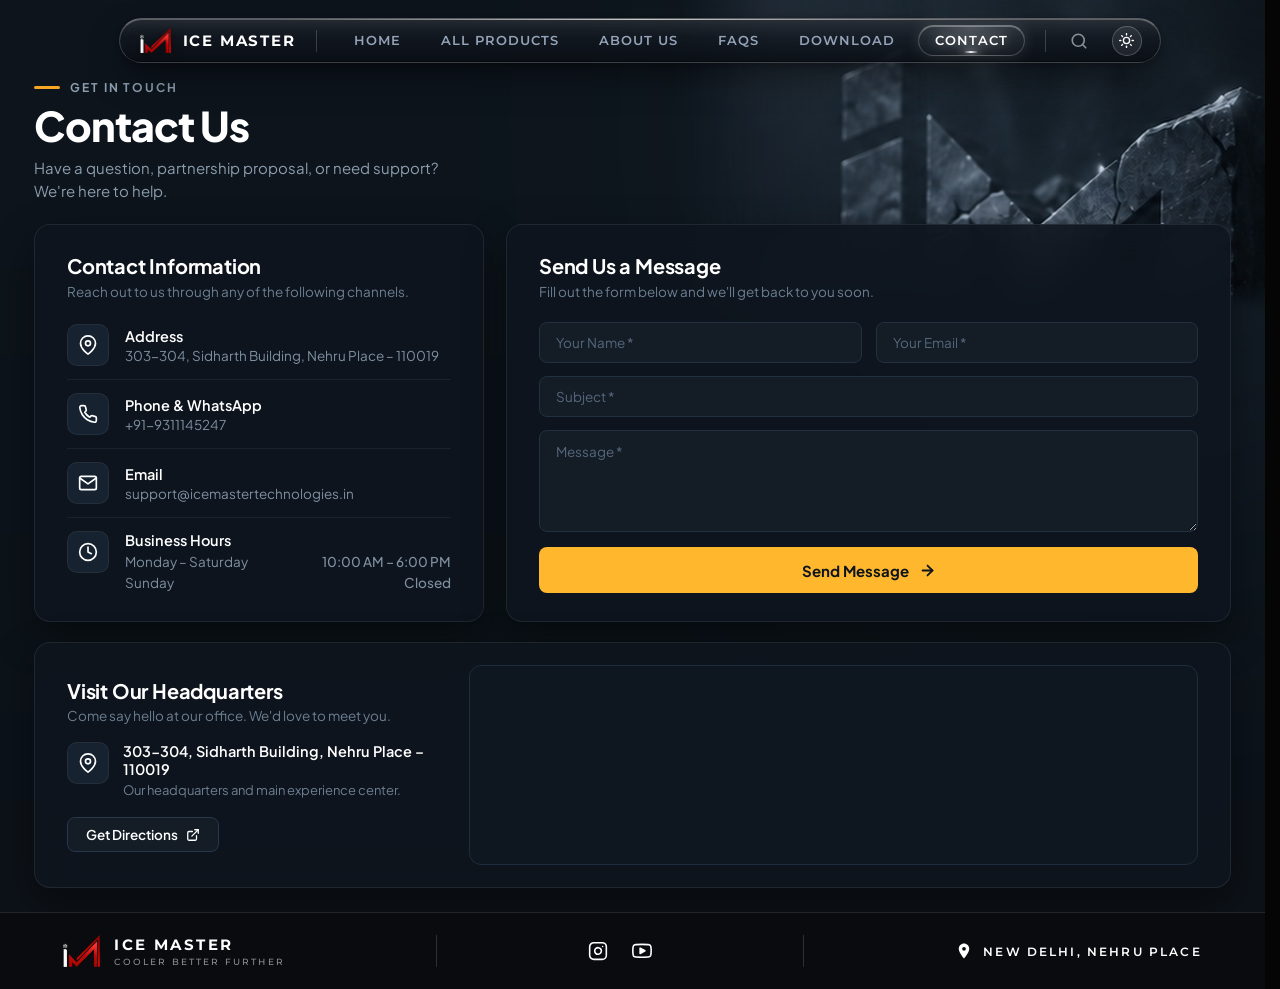
<file: contact.html>
<!DOCTYPE html>
<html lang="en">
<head>
  <meta charset="UTF-8">
  <meta name="viewport" content="width=device-width, initial-scale=1.0">

  <!-- Favicon & Brand Icons -->
  <link rel="icon" type="image/png" sizes="32x32" href="favicon-32x32.png">
  <link rel="icon" type="image/png" sizes="16x16" href="favicon-16x16.png">
  <link rel="shortcut icon" href="favicon.ico" type="image/x-icon">
  <link rel="apple-touch-icon" sizes="180x180" href="apple-touch-icon.png">
  <title>Contact Us | Ice Master Technologies</title>
  <meta name="description" content="Get in touch with Ice Master Technologies. Contact our team for product support, custom PC cooling solutions, partnerships, and inquiries.">

  <!-- Google Fonts: Plus Jakarta Sans (300-800), Outfit, Montserrat -->
  <link rel="preconnect" href="https://fonts.googleapis.com">
  <link rel="preconnect" href="https://fonts.gstatic.com" crossorigin>
  <link href="https://fonts.googleapis.com/css2?family=Plus+Jakarta+Sans:wght@400;500;600;700;800&family=Outfit:wght@400;500;600;700;800&family=Montserrat:wght@600;700;800;900&display=swap" rel="stylesheet">

  <!-- Main Stylesheet -->
  <link rel="stylesheet" href="assets/css/style.css">
</head>
<body class="contact-page-body">

  <!-- ==========================================================================
       FLOATING GLASS PILL NAVBAR (Standard Unified Brand Navbar)
       ========================================================================== -->
  <header class="im-floating-header" id="main-floating-header">
    <div class="im-pill-navbar">
      <!-- Left: Logo & Brand -->
      <a href="index.html" class="im-pill-brand" aria-label="Ice Master Home">
        <img src="assets/images/homepage/im_official_emblem.png" alt="Ice Master Logo" class="im-pill-logo-icon">
        <span class="im-pill-brand-name">ICE MASTER</span>
      </a>

      <!-- Vertical Divider 1 -->
      <div class="im-pill-divider" aria-hidden="true"></div>

      <!-- Center Navigation Links -->
      <nav class="im-pill-nav" aria-label="Primary Navigation">
        <a href="index.html" class="im-nav-item">HOME</a>
        <a href="all-products.html" class="im-nav-item">ALL PRODUCTS</a>
        <a href="about.html" class="im-nav-item">ABOUT US</a>
        <a href="faqs.html" class="im-nav-item">FAQS</a>
        <a href="download.html" class="im-nav-item">DOWNLOAD</a>
        <a href="contact.html" class="im-nav-item active" aria-current="page">
          <span>CONTACT</span>
          <span class="im-nav-indicator"></span>
        </a>
      </nav>

      <!-- Vertical Divider 2 -->
      <div class="im-pill-divider" aria-hidden="true"></div>

      <!-- Right Action Cluster (Search, Theme Toggle, Hamburger) -->
      <div class="im-pill-actions">
        <div class="im-pill-search-wrap">
          <button type="button" class="im-pill-search-btn" id="im-search-toggle" aria-label="Search Products">
            <svg width="18" height="18" viewBox="0 0 24 24" fill="none" stroke="currentColor" stroke-width="2.2" stroke-linecap="round" stroke-linejoin="round">
              <circle cx="11" cy="11" r="8"></circle>
              <line x1="21" y1="21" x2="16.65" y2="16.65"></line>
            </svg>
          </button>
          <!-- Expandable Quick Search Input -->
          <div class="im-pill-search-dropdown" id="im-search-dropdown">
            <input type="text" id="im-quick-search-input" placeholder="Search coolers, software..." aria-label="Search Ice Master">
          </div>
        </div>

        <!-- Theme Toggle Button -->
        <button id="im-theme-toggle" class="im-theme-toggle-btn" aria-label="Switch to Light Mode" title="Switch to Light Mode"><svg width="15" height="15" viewBox="0 0 24 24" fill="none" stroke="currentColor" stroke-width="2.2" stroke-linecap="round" stroke-linejoin="round"><circle cx="12" cy="12" r="5"/><line x1="12" y1="1" x2="12" y2="3"/><line x1="12" y1="21" x2="12" y2="23"/><line x1="4.22" y1="4.22" x2="5.64" y2="5.64"/><line x1="18.36" y1="18.36" x2="19.78" y2="19.78"/><line x1="1" y1="12" x2="3" y2="12"/><line x1="21" y1="12" x2="23" y2="12"/><line x1="4.22" y1="19.78" x2="5.64" y2="18.36"/><line x1="18.36" y1="5.64" x2="19.78" y2="4.22"/></svg></button>

        <!-- Mobile Hamburger -->
        <button class="im-mobile-menu-toggle" id="im-hamburger-btn" aria-label="Open Navigation">
          <span class="im-hamburger-bar"></span>
          <span class="im-hamburger-bar"></span>
          <span class="im-hamburger-bar"></span>
        </button>
      </div>
    </div>

    <!-- Mobile Nav Drawer -->
    <div class="im-mobile-nav-drawer" id="im-mobile-nav-drawer">
      <div class="im-mobile-drawer-header">
        <div class="im-mobile-drawer-brand">
          <img src="assets/images/homepage/im_official_emblem.png" alt="Ice Master Logo" class="im-mobile-drawer-logo">
          <span class="im-mobile-drawer-brand-name">ICE MASTER</span>
        </div>
        <button class="im-mobile-drawer-close" id="im-drawer-close" aria-label="Close Menu">&#10005;</button>
      </div>

      <nav class="im-mobile-nav-links">
        <a href="index.html" class="im-mobile-nav-link">HOME</a>
        <a href="all-products.html" class="im-mobile-nav-link">ALL PRODUCTS</a>
        <a href="about.html" class="im-mobile-nav-link">ABOUT US</a>
        <a href="faqs.html" class="im-mobile-nav-link">FAQS</a>
        <a href="download.html" class="im-mobile-nav-link">DOWNLOAD</a>
        <a href="contact.html" class="im-mobile-nav-link active">CONTACT</a>
      </nav>

      <div class="im-mobile-drawer-footer">
        <div class="im-mobile-drawer-socials">
          <a href="https://www.instagram.com/icemastertechnologies" target="_blank" rel="noopener noreferrer" class="im-mobile-drawer-soc-btn" aria-label="Instagram">
            <svg width="18" height="18" viewBox="0 0 24 24" fill="none" stroke="currentColor" stroke-width="2" stroke-linecap="round" stroke-linejoin="round"><rect x="2" y="2" width="20" height="20" rx="5" ry="5"></rect><path d="M16 11.37A4 4 0 1 1 12.63 8 4 4 0 0 1 16 11.37z"></path><line x1="17.5" y1="6.5" x2="17.51" y2="6.5"></line></svg>
          </a>
          <a href="https://www.youtube.com/@icemastertechnologies" target="_blank" rel="noopener noreferrer" class="im-mobile-drawer-soc-btn" aria-label="YouTube">
            <svg width="18" height="18" viewBox="0 0 24 24" fill="none" stroke="currentColor" stroke-width="2" stroke-linecap="round" stroke-linejoin="round"><path d="M22.54 6.42a2.78 2.78 0 0 0-1.94-2C18.88 4 12 4 12 4s-6.88 0-8.6.46a2.78 2.78 0 0 0-1.94 2A29 29 0 0 0 1 11.75a29 29 0 0 0 .46 5.33A2.78 2.78 0 0 0 3.4 19c1.72.46 8.6.46 8.6.46s6.88 0 8.6-.46a2.78 2.78 0 0 0 1.94-2 29 29 0 0 0 .46-5.25 29 29 0 0 0-.46-5.33z"></path><polygon points="9.75 15.02 15.5 11.75 9.75 8.48 9.75 15.02"></polygon></svg>
          </a>
        </div>
        <div class="im-mobile-drawer-motto">COOLER BETTER FURTHER</div>
      </div>
    </div>
  </header>

  <!-- ==========================================================================
       MAIN CONTACT HERO STAGE SHOWCASE (Matching Contact Page Reference 1:1)
       ========================================================================== -->
  <main class="contact-hero-stage">
    <div class="contact-stage-container">
      
      <!-- Top Header Block: Eyebrow, Title, Subtitle -->
      <div class="contact-header-block">
        <div class="contact-eyebrow">
          <span class="contact-eyebrow-dash"></span>
          <span class="contact-eyebrow-text">GET IN TOUCH</span>
        </div>
        <h1 class="contact-main-title">Contact Us</h1>
        <p class="contact-main-desc">
          Have a question, partnership proposal, or need support?<br>
          We're here to help.
        </p>
      </div>

      <!-- Main Two-Column Row (Left: Info Card, Right: Send Message Card) -->
      <div class="contact-grid-top">
        
        <!-- LEFT COLUMN: Contact Information Card -->
        <section class="contact-glass-card contact-info-card">
          <h2 class="contact-card-title">Contact Information</h2>
          <p class="contact-card-desc">Reach out to us through any of the following channels.</p>

          <div class="contact-info-list">
            
            <!-- Item 1: Address -->
            <div class="contact-info-row">
              <div class="contact-icon-tile">
                <svg width="20" height="20" viewBox="0 0 24 24" fill="none" stroke="currentColor" stroke-width="2" stroke-linecap="round" stroke-linejoin="round">
                  <path d="M21 10c0 7-9 13-9 13s-9-6-9-13a9 9 0 0 1 18 0z"></path>
                  <circle cx="12" cy="10" r="3"></circle>
                </svg>
              </div>
              <div class="contact-info-content">
                <span class="contact-info-label">Address</span>
                <span class="contact-info-value">303-304, Sidharth Building, Nehru Place – 110019</span>
              </div>
            </div>

            <!-- Item 2: Phone -->
            <div class="contact-info-row">
              <div class="contact-icon-tile">
                <svg width="20" height="20" viewBox="0 0 24 24" fill="none" stroke="currentColor" stroke-width="2" stroke-linecap="round" stroke-linejoin="round">
                  <path d="M22 16.92v3a2 2 0 0 1-2.18 2 19.79 19.79 0 0 1-8.63-3.07 19.5 19.5 0 0 1-6-6 19.79 19.79 0 0 1-3.07-8.67A2 2 0 0 1 4.11 2h3a2 2 0 0 1 2 1.72 12.84 12.84 0 0 0 .7 2.81 2 2 0 0 1-.45 2.11L8.09 9.91a16 16 0 0 0 6 6l1.27-1.27a2 2 0 0 1 2.11-.45 12.84 12.84 0 0 0 2.81.7A2 2 0 0 1 22 16.92z"></path>
                </svg>
              </div>
              <div class="contact-info-content">
                <span class="contact-info-label">Phone & WhatsApp</span>
                <a href="tel:+919311145247" class="contact-info-value">+91-9311145247</a>
              </div>
            </div>

            <!-- Item 3: Email -->
            <div class="contact-info-row">
              <div class="contact-icon-tile">
                <svg width="20" height="20" viewBox="0 0 24 24" fill="none" stroke="currentColor" stroke-width="2" stroke-linecap="round" stroke-linejoin="round">
                  <path d="M4 4h16c1.1 0 2 .9 2 2v12c0 1.1-.9 2-2 2H4c-1.1 0-2-.9-2-2V6c0-1.1.9-2 2-2z"></path>
                  <polyline points="22,6 12,13 2,6"></polyline>
                </svg>
              </div>
              <div class="contact-info-content">
                <span class="contact-info-label">Email</span>
                <a href="mailto:support@icemastertechnologies.in" class="contact-info-value">support@icemastertechnologies.in</a>
              </div>
            </div>

            <!-- Item 4: Business Hours -->
            <div class="contact-info-row contact-info-row-hours">
              <div class="contact-icon-tile">
                <svg width="20" height="20" viewBox="0 0 24 24" fill="none" stroke="currentColor" stroke-width="2" stroke-linecap="round" stroke-linejoin="round">
                  <circle cx="12" cy="12" r="10"></circle>
                  <polyline points="12 6 12 12 16 14"></polyline>
                </svg>
              </div>
              <div class="contact-info-content">
                <span class="contact-info-label">Business Hours</span>
                <div class="contact-hours-table">
                  <div class="contact-hours-row">
                    <span class="hours-days">Monday – Saturday</span>
                    <span class="hours-time">10:00 AM – 6:00 PM</span>
                  </div>
                  <div class="contact-hours-row">
                    <span class="hours-days">Sunday</span>
                    <span class="hours-time">Closed</span>
                  </div>
                </div>
              </div>
            </div>

          </div>
        </section>

        <!-- RIGHT COLUMN: Send Us a Message Card -->
        <section class="contact-glass-card contact-form-card">
          <h2 class="contact-card-title">Send Us a Message</h2>
          <p class="contact-card-desc">Fill out the form below and we'll get back to you soon.</p>

          <form id="iceContactForm" class="contact-form" autocomplete="off">
            
            <!-- Row 1: Name & Email -->
            <div class="form-row-2col">
              <div class="form-field-group">
                <input type="text" id="contactName" name="name" class="form-input" placeholder="Your Name *" required>
              </div>
              <div class="form-field-group">
                <input type="email" id="contactEmail" name="email" class="form-input" placeholder="Your Email *" required>
              </div>
            </div>

            <!-- Row 2: Subject -->
            <div class="form-field-group">
              <input type="text" id="contactSubject" name="subject" class="form-input" placeholder="Subject *" required>
            </div>

            <!-- Row 3: Message -->
            <div class="form-field-group">
              <textarea id="contactMessage" name="message" class="form-input form-textarea" rows="4" placeholder="Message *" required></textarea>
            </div>

            <!-- Row 4: Submit Button -->
            <div class="form-field-group">
              <button type="submit" id="contactSubmitBtn" class="form-submit-btn">
                <span class="btn-text">Send Message</span>
                <svg class="btn-arrow" width="17" height="17" viewBox="0 0 24 24" fill="none" stroke="currentColor" stroke-width="2.5" stroke-linecap="round" stroke-linejoin="round">
                  <line x1="5" y1="12" x2="19" y2="12"></line>
                  <polyline points="12 5 19 12 12 19"></polyline>
                </svg>
              </button>
            </div>

            <!-- Toast feedback container -->
            <div id="contactToast" class="contact-feedback-toast" role="alert"></div>

          </form>
        </section>

      </div>

      <!-- BOTTOM ROW: Visit Our Headquarters Full-Width Card -->
      <section class="contact-glass-card contact-hq-card">
        
        <!-- Left Side: HQ Description & Directions Button -->
        <div class="contact-hq-info">
          <h2 class="contact-hq-title">Visit Our Headquarters</h2>
          <p class="contact-hq-desc">Come say hello at our office. We'd love to meet you.</p>

          <div class="contact-hq-loc-item">
            <div class="contact-icon-tile">
              <svg width="20" height="20" viewBox="0 0 24 24" fill="none" stroke="currentColor" stroke-width="2" stroke-linecap="round" stroke-linejoin="round">
                <path d="M21 10c0 7-9 13-9 13s-9-6-9-13a9 9 0 0 1 18 0z"></path>
                <circle cx="12" cy="10" r="3"></circle>
              </svg>
            </div>
            <div class="contact-hq-loc-text">
              <span class="contact-hq-loc-name">303-304, Sidharth Building, Nehru Place – 110019</span>
              <span class="contact-hq-loc-sub">Our headquarters and main experience center.</span>
            </div>
          </div>

          <a href="https://maps.google.com/?q=303-304+Sidharth+Building+Nehru+Place+New+Delhi+110019" target="_blank" rel="noopener noreferrer" class="contact-directions-btn">
            <span>Get Directions</span>
            <svg width="14" height="14" viewBox="0 0 24 24" fill="none" stroke="currentColor" stroke-width="2.2" stroke-linecap="round" stroke-linejoin="round">
              <path d="M18 13v6a2 2 0 0 1-2 2H5a2 2 0 0 1-2-2V8a2 2 0 0 1 2-2h6"></path>
              <polyline points="15 3 21 3 21 9"></polyline>
              <line x1="10" y1="14" x2="21" y2="3"></line>
            </svg>
          </a>
        </div>

        <!-- Right Side: Official Interactive Google Map from Old Site -->
        <div class="contact-map-wrapper">
          <iframe 
            src="https://www.google.com/maps/embed?pb=!1m18!1m12!1m3!1d3504.7206971831374!2d77.24718408725731!3d28.54811372529514!2m3!1f0!2f0!3f0!3m2!1i1024!2i768!4f13.1!3m3!1m2!1s0x390ce3cf89f0b829%3A0xce322a0ae76bef63!2sSiddharth%20Building%2C%20Nehru%20Pl%20Market%20Rd%2C%20Nehru%20Place%2C%20New%20Delhi%2C%20Delhi%20110019%2C%20India!5e0!3m2!1sen!2sin!4v1745430214376!5m2!1sen!2sin" 
            class="contact-map-iframe" 
            title="Ice Master Technologies Location - Siddharth Building, Nehru Place" 
            width="100%" 
            height="100%" 
            style="border:0;" 
            allowfullscreen="" 
            loading="lazy" 
            referrerpolicy="no-referrer-when-downgrade">
          </iframe>
        </div>

      </section>

    </div>
  </main>

  <!-- ==========================================================================
       MINIMAL CINEMATIC FOOTER (Unified Across Site)
       ========================================================================== -->
  <footer class="im-site-footer" id="site-footer">
    <div class="im-footer-inner">
      
      <!-- Left: Logo & Brand Lockup -->
      <a href="index.html" class="im-footer-brand" aria-label="Ice Master Home">
        <img src="assets/images/homepage/im_official_emblem.png" alt="Ice Master Logo" class="im-footer-logo-img">
        <div class="im-footer-brand-text">
          <span class="im-footer-brand-title">ICE MASTER</span>
          <span class="im-footer-brand-sub">COOLER BETTER FURTHER</span>
        </div>
      </a>

      <!-- Center Divider 1 -->
      <div class="im-footer-divider" aria-hidden="true"></div>

      <!-- Center: Social Links -->
      <div class="im-footer-social-links" aria-label="Social Media Links">
        <a href="https://www.instagram.com/icemastertechnologies" target="_blank" rel="noopener noreferrer" class="im-footer-social-btn" aria-label="Ice Master on Instagram">
          <svg viewBox="0 0 24 24" fill="none" stroke="currentColor" stroke-width="1.9" stroke-linecap="round" stroke-linejoin="round">
            <rect x="2" y="2" width="20" height="20" rx="5" ry="5"></rect>
            <path d="M16 11.37A4 4 0 1 1 12.63 8 4 4 0 0 1 16 11.37z"></path>
            <line x1="17.5" y1="6.5" x2="17.51" y2="6.5"></line>
          </svg>
        </a>

        <a href="https://www.youtube.com/@icemastertechnologies" target="_blank" rel="noopener noreferrer" class="im-footer-social-btn" aria-label="Ice Master on YouTube">
          <svg viewBox="0 0 24 24" fill="none" stroke="currentColor" stroke-width="1.9" stroke-linecap="round" stroke-linejoin="round">
            <path d="M22.54 6.42a2.78 2.78 0 0 0-1.94-2C18.88 4 12 4 12 4s-6.88 0-8.6.46a2.78 2.78 0 0 0-1.94 2A29 29 0 0 0 1 11.75a29 29 0 0 0 .46 5.33A2.78 2.78 0 0 0 3.4 19c1.72.46 8.6.46 8.6.46s6.88 0 8.6-.46a2.78 2.78 0 0 0 1.94-2 29 29 0 0 0 .46-5.25 29 29 0 0 0-.46-5.33z"></path>
            <polygon points="9.75 15.02 15.5 11.75 9.75 8.48 9.75 15.02" fill="currentColor"></polygon>
          </svg>
        </a>
      </div>

      <!-- Center Divider 2 -->
      <div class="im-footer-divider" aria-hidden="true"></div>

      <!-- Right: Location Lockup -->
      <div class="im-footer-location-wrap">
        <svg class="im-footer-loc-pin" viewBox="0 0 24 24" fill="currentColor">
          <path d="M12 2C8.13 2 5 5.13 5 9c0 5.25 7 13 7 13s7-7.75 7-13c0-3.87-3.13-7-7-7zm0 9.5a2.5 2.5 0 0 1 0-5 2.5 2.5 0 0 1 0 5z"/>
        </svg>
        <span class="im-footer-loc-text">NEW DELHI, NEHRU PLACE</span>
      </div>

    </div>
  </footer>

  <!-- Interactive JavaScript -->
  <script src="assets/js/main.js"></script>
</body>
</html>
</file>
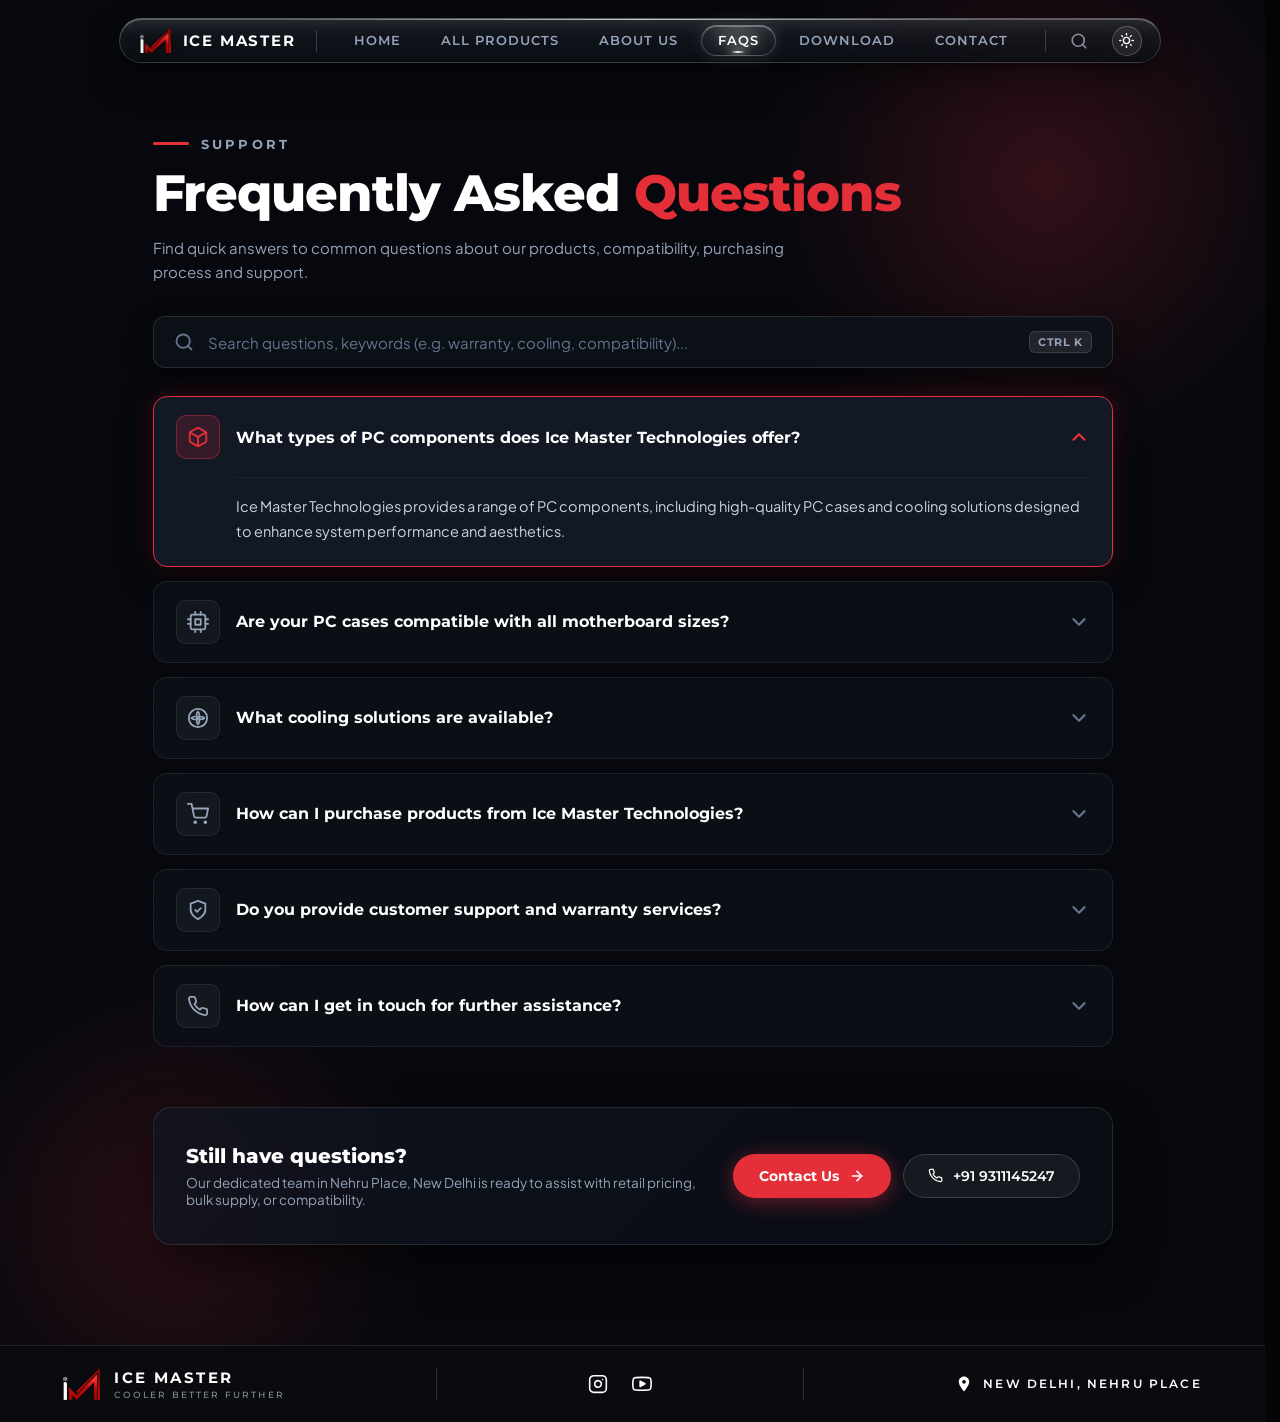
<file: faqs.html>
<!DOCTYPE html>
<html lang="en">
<head>
  <meta charset="UTF-8">
  <meta name="viewport" content="width=device-width, initial-scale=1.0">
  <title>Frequently Asked Questions | Ice Master Technologies</title>
  <meta name="description" content="Find answers to common questions regarding Ice Master Technologies PC cases, liquid coolers, compatibility, warranty, and channel inquiries.">

  <!-- Favicon & Brand Icons -->
  <link rel="icon" type="image/png" sizes="32x32" href="favicon-32x32.png">
  <link rel="icon" type="image/png" sizes="16x16" href="favicon-16x16.png">
  <link rel="shortcut icon" href="favicon.ico" type="image/x-icon">
  <link rel="apple-touch-icon" sizes="180x180" href="apple-touch-icon.png">

  <!-- Google Fonts: Plus Jakarta Sans, Outfit, Montserrat -->
  <link rel="preconnect" href="https://fonts.googleapis.com">
  <link rel="preconnect" href="https://fonts.gstatic.com" crossorigin>
  <link href="https://fonts.googleapis.com/css2?family=Plus+Jakarta+Sans:wght@400;500;600;700;800&family=Outfit:wght@400;500;600;700;800&family=Montserrat:wght@600;700;800;900&display=swap" rel="stylesheet">

  <!-- Main Stylesheet -->
  <link rel="stylesheet" href="assets/css/style.css">
</head>
<body class="faq-page-body">

  <!-- ==========================================================================
       FLOATING GLASS PILL NAVBAR (Standard Unified Brand Navbar)
       ========================================================================== -->
  <header class="im-floating-header" id="main-floating-header">
    <div class="im-pill-navbar">
      <!-- Left: Logo & Brand -->
      <a href="index.html" class="im-pill-brand" aria-label="Ice Master Home">
        <img src="assets/images/homepage/im_official_emblem.png" alt="Ice Master Logo" class="im-pill-logo-icon">
        <span class="im-pill-brand-name">ICE MASTER</span>
      </a>

      <!-- Vertical Divider 1 -->
      <div class="im-pill-divider" aria-hidden="true"></div>

      <!-- Center Navigation Links -->
      <nav class="im-pill-nav" aria-label="Primary Navigation">
        <a href="index.html" class="im-nav-item">HOME</a>
        <a href="all-products.html" class="im-nav-item">ALL PRODUCTS</a>
        <a href="about.html" class="im-nav-item">ABOUT US</a>
        <a href="faqs.html" class="im-nav-item active" aria-current="page">
          <span>FAQS</span>
          <span class="im-nav-indicator"></span>
        </a>
        <a href="download.html" class="im-nav-item">DOWNLOAD</a>
        <a href="contact.html" class="im-nav-item">CONTACT</a>
      </nav>

      <!-- Vertical Divider 2 -->
      <div class="im-pill-divider" aria-hidden="true"></div>

      <!-- Right Action Cluster (Search, Theme Toggle, Hamburger) -->
      <div class="im-pill-actions">
        <div class="im-pill-search-wrap">
          <button type="button" class="im-pill-search-btn" id="im-search-toggle" aria-label="Search Products">
            <svg width="18" height="18" viewBox="0 0 24 24" fill="none" stroke="currentColor" stroke-width="2.2" stroke-linecap="round" stroke-linejoin="round">
              <circle cx="11" cy="11" r="8"></circle>
              <line x1="21" y1="21" x2="16.65" y2="16.65"></line>
            </svg>
          </button>
          <!-- Expandable Quick Search Input -->
          <div class="im-pill-search-dropdown" id="im-search-dropdown">
            <input type="text" id="im-quick-search-input" placeholder="Search coolers, cabinets..." aria-label="Search Ice Master">
          </div>
        </div>

        <!-- Theme Toggle Button -->
        <button id="im-theme-toggle" class="im-theme-toggle-btn" aria-label="Switch to Light Mode" title="Switch to Light Mode">
          <svg width="15" height="15" viewBox="0 0 24 24" fill="none" stroke="currentColor" stroke-width="2.2" stroke-linecap="round" stroke-linejoin="round"><circle cx="12" cy="12" r="5"/><line x1="12" y1="1" x2="12" y2="3"/><line x1="12" y1="21" x2="12" y2="23"/><line x1="4.22" y1="4.22" x2="5.64" y2="5.64"/><line x1="18.36" y1="18.36" x2="19.78" y2="19.78"/><line x1="1" y1="12" x2="3" y2="12"/><line x1="21" y1="12" x2="23" y2="12"/><line x1="4.22" y1="19.78" x2="5.64" y2="18.36"/><line x1="18.36" y1="5.64" x2="19.78" y2="4.22"/></svg>
        </button>

        <!-- Mobile Hamburger -->
        <button class="im-mobile-menu-toggle" id="im-hamburger-btn" aria-label="Open Navigation">
          <span class="im-hamburger-bar"></span>
          <span class="im-hamburger-bar"></span>
          <span class="im-hamburger-bar"></span>
        </button>
      </div>
    </div>

    <!-- Mobile Nav Drawer -->
    <div class="im-mobile-nav-drawer" id="im-mobile-nav-drawer">
      <div class="im-mobile-drawer-header">
        <div class="im-mobile-drawer-brand">
          <img src="assets/images/homepage/im_official_emblem.png" alt="Ice Master Logo" class="im-mobile-drawer-logo">
          <span class="im-mobile-drawer-brand-name">ICE MASTER</span>
        </div>
        <button class="im-mobile-drawer-close" id="im-drawer-close" aria-label="Close Menu">&#10005;</button>
      </div>

      <nav class="im-mobile-nav-links">
        <a href="index.html" class="im-mobile-nav-link">HOME</a>
        <a href="all-products.html" class="im-mobile-nav-link">ALL PRODUCTS</a>
        <a href="about.html" class="im-mobile-nav-link">ABOUT US</a>
        <a href="faqs.html" class="im-mobile-nav-link active">FAQS</a>
        <a href="download.html" class="im-mobile-nav-link">DOWNLOAD</a>
        <a href="contact.html" class="im-mobile-nav-link">CONTACT</a>
      </nav>

      <div class="im-mobile-drawer-footer">
        <div class="im-mobile-drawer-socials">
          <a href="https://www.instagram.com/icemastertechnologies" target="_blank" rel="noopener noreferrer" class="im-mobile-drawer-soc-btn" aria-label="Instagram">
            <svg width="18" height="18" viewBox="0 0 24 24" fill="none" stroke="currentColor" stroke-width="2" stroke-linecap="round" stroke-linejoin="round"><rect x="2" y="2" width="20" height="20" rx="5" ry="5"></rect><path d="M16 11.37A4 4 0 1 1 12.63 8 4 4 0 0 1 16 11.37z"></path><line x1="17.5" y1="6.5" x2="17.51" y2="6.5"></line></svg>
          </a>
          <a href="https://www.youtube.com/@icemastertechnologies" target="_blank" rel="noopener noreferrer" class="im-mobile-drawer-soc-btn" aria-label="YouTube">
            <svg width="18" height="18" viewBox="0 0 24 24" fill="none" stroke="currentColor" stroke-width="2" stroke-linecap="round" stroke-linejoin="round"><path d="M22.54 6.42a2.78 2.78 0 0 0-1.94-2C18.88 4 12 4 12 4s-6.88 0-8.6.46a2.78 2.78 0 0 0-1.94 2A29 29 0 0 0 1 11.75a29 29 0 0 0 .46 5.33A2.78 2.78 0 0 0 3.4 19c1.72.46 8.6.46 8.6.46s6.88 0 8.6-.46a2.78 2.78 0 0 0 1.94-2 29 29 0 0 0 .46-5.25 29 29 0 0 0-.46-5.33z"></path><polygon points="9.75 15.02 15.5 11.75 9.75 8.48 9.75 15.02"></polygon></svg>
          </a>
        </div>
        <div class="im-mobile-drawer-motto">COOLER BETTER FURTHER</div>
      </div>
    </div>
  </header>

  <!-- ==========================================================================
       MAIN FAQS HERO STAGE (1:1 Exact Match to Figma Mockup)
       ========================================================================== -->
  <main>
    <section class="faq-hero-section">
      <div class="faq-stage-container">

        <!-- Top Header Block: Eyebrow, Title, Subtitle -->
        <div class="faq-header-block">
          <div class="faq-eyebrow">
            <span class="faq-eyebrow-dash"></span>
            <span class="faq-eyebrow-text">SUPPORT</span>
          </div>
          <h1 class="faq-main-title">
            Frequently Asked <span class="im-highlight-red">Questions</span>
          </h1>
          <p class="faq-main-desc">
            Find quick answers to common questions about our products, compatibility, purchasing process and support.
          </p>
        </div>

        <!-- Interactive Search Bar with Ctrl+K shortcut -->
        <div class="faq-search-wrap">
          <div class="faq-search-box">
            <svg class="faq-search-icon" width="20" height="20" viewBox="0 0 24 24" fill="none" stroke="currentColor" stroke-width="2.2" stroke-linecap="round" stroke-linejoin="round">
              <circle cx="11" cy="11" r="8"></circle>
              <line x1="21" y1="21" x2="16.65" y2="16.65"></line>
            </svg>
            <input type="text" id="faqSearchInput" class="faq-search-input" placeholder="Search questions, keywords (e.g. warranty, cooling, compatibility)..." autocomplete="off" aria-label="Search FAQs">
            <span class="faq-search-shortcut">CTRL K</span>
          </div>
        </div>

        <!-- No Results Fallback State -->
        <div class="faq-no-results" id="faqNoResults">
          <svg width="44" height="44" viewBox="0 0 24 24" fill="none" stroke="#64748B" stroke-width="1.8" stroke-linecap="round" stroke-linejoin="round" style="margin-bottom:12px;">
            <circle cx="11" cy="11" r="8"></circle>
            <line x1="21" y1="21" x2="16.65" y2="16.65"></line>
            <line x1="8" y1="11" x2="14" y2="11"></line>
          </svg>
          <h4 style="font-family: var(--im-font); font-size: 17px; color: #FFFFFF; margin-bottom: 6px;">No matching questions found</h4>
          <p style="font-family: var(--font-body); font-size: 14px; color: #94A3B8; margin: 0;">Try searching with a different term, or reach out to our team directly below.</p>
        </div>

        <!-- Accordion Cards List (The 6 exact questions) -->
        <div class="faq-accordion-list" id="faqAccordionList">

          <!-- Q1: Products Offered -->
          <div class="faq-card active" data-keywords="pc components cases cooling cabinets fans liquid coolers air coolers products">
            <div class="faq-card-header" role="button" tabindex="0" aria-expanded="true">
              <div class="faq-card-left">
                <div class="faq-icon-box">
                  <!-- Component / Case Box SVG -->
                  <svg width="22" height="22" viewBox="0 0 24 24" fill="none" stroke="currentColor" stroke-width="2" stroke-linecap="round" stroke-linejoin="round">
                    <path d="M21 16V8a2 2 0 0 0-1-1.73l-7-4a2 2 0 0 0-2 0l-7 4A2 2 0 0 0 3 8v8a2 2 0 0 0 1 1.73l7 4a2 2 0 0 0 2 0l7-4A2 2 0 0 0 21 16z"></path>
                    <polyline points="3.27 6.96 12 12.01 20.73 6.96"></polyline>
                    <line x1="12" y1="22.08" x2="12" y2="12"></line>
                  </svg>
                </div>
                <h3 class="faq-card-question">What types of PC components does Ice Master Technologies offer?</h3>
              </div>
              <svg class="faq-chevron" viewBox="0 0 24 24" fill="none" stroke="currentColor" stroke-width="2.5" stroke-linecap="round" stroke-linejoin="round">
                <polyline points="6 9 12 15 18 9"></polyline>
              </svg>
            </div>
            <div class="faq-card-body">
              <p class="faq-card-answer">
                Ice Master Technologies provides a range of PC components, including high-quality PC cases and cooling solutions designed to enhance system performance and aesthetics.
              </p>
            </div>
          </div>

          <!-- Q2: Motherboard Compatibility -->
          <div class="faq-card" data-keywords="cases compatibility motherboard atx micro atx mini itx sizes chassis support">
            <div class="faq-card-header" role="button" tabindex="0" aria-expanded="false">
              <div class="faq-card-left">
                <div class="faq-icon-box">
                  <!-- Motherboard / Chip SVG -->
                  <svg width="22" height="22" viewBox="0 0 24 24" fill="none" stroke="currentColor" stroke-width="2" stroke-linecap="round" stroke-linejoin="round">
                    <rect x="4" y="4" width="16" height="16" rx="2"></rect>
                    <rect x="9" y="9" width="6" height="6"></rect>
                    <line x1="9" y1="1" x2="9" y2="4"></line>
                    <line x1="15" y1="1" x2="15" y2="4"></line>
                    <line x1="9" y1="20" x2="9" y2="23"></line>
                    <line x1="15" y1="20" x2="15" y2="23"></line>
                    <line x1="20" y1="9" x2="23" y2="9"></line>
                    <line x1="20" y1="14" x2="23" y2="14"></line>
                    <line x1="1" y1="9" x2="4" y2="9"></line>
                    <line x1="1" y1="14" x2="4" y2="14"></line>
                  </svg>
                </div>
                <h3 class="faq-card-question">Are your PC cases compatible with all motherboard sizes?</h3>
              </div>
              <svg class="faq-chevron" viewBox="0 0 24 24" fill="none" stroke="currentColor" stroke-width="2.5" stroke-linecap="round" stroke-linejoin="round">
                <polyline points="6 9 12 15 18 9"></polyline>
              </svg>
            </div>
            <div class="faq-card-body">
              <p class="faq-card-answer">
                Our PC cases are designed to accommodate various motherboard sizes, including ATX, Micro-ATX, and Mini-ITX. Please refer to the specifications of each case model for detailed compatibility information.
              </p>
            </div>
          </div>

          <!-- Q3: Cooling Solutions Available -->
          <div class="faq-card" data-keywords="cooling air cooler liquid cooling aio thermal performance radiators fans heat sink">
            <div class="faq-card-header" role="button" tabindex="0" aria-expanded="false">
              <div class="faq-card-left">
                <div class="faq-icon-box">
                  <!-- Fan / Cooling SVG -->
                  <svg width="22" height="22" viewBox="0 0 24 24" fill="none" stroke="currentColor" stroke-width="2" stroke-linecap="round" stroke-linejoin="round">
                    <circle cx="12" cy="12" r="10"></circle>
                    <path d="M12 12c-2-2-2-5 0-7 2 2 2 5 0 7z"></path>
                    <path d="M12 12c2-2 5-2 7 0-2 2-5 2-7 0z"></path>
                    <path d="M12 12c2 2 2 5 0 7-2-2-2-5 0-7z"></path>
                    <path d="M12 12c-2 2-5 2-7 0 2-2 5-2 7 0z"></path>
                  </svg>
                </div>
                <h3 class="faq-card-question">What cooling solutions are available?</h3>
              </div>
              <svg class="faq-chevron" viewBox="0 0 24 24" fill="none" stroke="currentColor" stroke-width="2.5" stroke-linecap="round" stroke-linejoin="round">
                <polyline points="6 9 12 15 18 9"></polyline>
              </svg>
            </div>
            <div class="faq-card-body">
              <p class="faq-card-answer">
                We offer a variety of cooling solutions, including air coolers and liquid cooling systems, to ensure optimal thermal performance for your PC builds.
              </p>
            </div>
          </div>

          <!-- Q4: How to Purchase -->
          <div class="faq-card" data-keywords="purchase buy order bulk retail online price shop website store">
            <div class="faq-card-header" role="button" tabindex="0" aria-expanded="false">
              <div class="faq-card-left">
                <div class="faq-icon-box">
                  <!-- Shopping Cart SVG -->
                  <svg width="22" height="22" viewBox="0 0 24 24" fill="none" stroke="currentColor" stroke-width="2" stroke-linecap="round" stroke-linejoin="round">
                    <circle cx="9" cy="21" r="1"></circle>
                    <circle cx="20" cy="21" r="1"></circle>
                    <path d="M1 1h4l2.68 13.39a2 2 0 0 0 2 1.61h9.72a2 2 0 0 0 2-1.61L23 6H6"></path>
                  </svg>
                </div>
                <h3 class="faq-card-question">How can I purchase products from Ice Master Technologies?</h3>
              </div>
              <svg class="faq-chevron" viewBox="0 0 24 24" fill="none" stroke="currentColor" stroke-width="2.5" stroke-linecap="round" stroke-linejoin="round">
                <polyline points="6 9 12 15 18 9"></polyline>
              </svg>
            </div>
            <div class="faq-card-body">
              <p class="faq-card-answer">
                You can browse and purchase our products directly through our website's <a href="all-products.html" class="im-link-red">'Products'</a> section. For bulk orders or specific inquiries, please contact us via the <a href="contact.html" class="im-link-red">'Contact'</a> page.
              </p>
            </div>
          </div>

          <!-- Q5: Support & Warranty -->
          <div class="faq-card" data-keywords="customer support warranty rma replacement guarantee repair assistance">
            <div class="faq-card-header" role="button" tabindex="0" aria-expanded="false">
              <div class="faq-card-left">
                <div class="faq-icon-box">
                  <!-- Shield Check SVG -->
                  <svg width="22" height="22" viewBox="0 0 24 24" fill="none" stroke="currentColor" stroke-width="2" stroke-linecap="round" stroke-linejoin="round">
                    <path d="M12 22s8-4 8-10V5l-8-3-8 3v7c0 6 8 10 8 10z"></path>
                    <polyline points="9 12 11 14 15 10"></polyline>
                  </svg>
                </div>
                <h3 class="faq-card-question">Do you provide customer support and warranty services?</h3>
              </div>
              <svg class="faq-chevron" viewBox="0 0 24 24" fill="none" stroke="currentColor" stroke-width="2.5" stroke-linecap="round" stroke-linejoin="round">
                <polyline points="6 9 12 15 18 9"></polyline>
              </svg>
            </div>
            <div class="faq-card-body">
              <p class="faq-card-answer">
                Yes, we offer customer support for all our products. Warranty details are provided with each product, and you can reach out to our support team for any assistance.
              </p>
            </div>
          </div>

          <!-- Q6: Get In Touch -->
          <div class="faq-card" data-keywords="contact email phone instagram assistance call query help address">
            <div class="faq-card-header" role="button" tabindex="0" aria-expanded="false">
              <div class="faq-card-left">
                <div class="faq-icon-box">
                  <!-- Headset / Phone SVG -->
                  <svg width="22" height="22" viewBox="0 0 24 24" fill="none" stroke="currentColor" stroke-width="2" stroke-linecap="round" stroke-linejoin="round">
                    <path d="M22 16.92v3a2 2 0 0 1-2.18 2 19.79 19.79 0 0 1-8.63-3.07 19.5 19.5 0 0 1-6-6 19.79 19.79 0 0 1-3.07-8.67A2 2 0 0 1 4.11 2h3a2 2 0 0 1 2 1.72 12.84 12.84 0 0 0 .7 2.81 2 2 0 0 1-.45 2.11L8.09 9.91a16 16 0 0 0 6 6l1.27-1.27a2 2 0 0 1 2.11-.45 12.84 12.84 0 0 0 2.81.7A2 2 0 0 1 22 16.92z"></path>
                  </svg>
                </div>
                <h3 class="faq-card-question">How can I get in touch for further assistance?</h3>
              </div>
              <svg class="faq-chevron" viewBox="0 0 24 24" fill="none" stroke="currentColor" stroke-width="2.5" stroke-linecap="round" stroke-linejoin="round">
                <polyline points="6 9 12 15 18 9"></polyline>
              </svg>
            </div>
            <div class="faq-card-body">
              <div class="faq-card-answer">
                <p style="margin: 0 0 12px 0;">For any queries or support, you can contact us at:</p>
                <div class="faq-contact-list">
                  <a href="mailto:support@icemastertechnologies.in" class="faq-contact-item">
                    <svg width="18" height="18" viewBox="0 0 24 24" fill="none" stroke="currentColor" stroke-width="2" stroke-linecap="round" stroke-linejoin="round">
                      <path d="M4 4h16c1.1 0 2 .9 2 2v12c0 1.1-.9 2-2 2H4c-1.1 0-2-.9-2-2V6c0-1.1.9-2 2-2z"></path>
                      <polyline points="22,6 12,13 2,6"></polyline>
                    </svg>
                    <span><strong>Email:</strong> support@icemastertechnologies.in</span>
                  </a>
                  <a href="tel:+919311145247" class="faq-contact-item">
                    <svg width="18" height="18" viewBox="0 0 24 24" fill="none" stroke="currentColor" stroke-width="2" stroke-linecap="round" stroke-linejoin="round">
                      <path d="M22 16.92v3a2 2 0 0 1-2.18 2 19.79 19.79 0 0 1-8.63-3.07 19.5 19.5 0 0 1-6-6 19.79 19.79 0 0 1-3.07-8.67A2 2 0 0 1 4.11 2h3a2 2 0 0 1 2 1.72 12.84 12.84 0 0 0 .7 2.81 2 2 0 0 1-.45 2.11L8.09 9.91a16 16 0 0 0 6 6l1.27-1.27a2 2 0 0 1 2.11-.45 12.84 12.84 0 0 0 2.81.7A2 2 0 0 1 22 16.92z"></path>
                    </svg>
                    <span><strong>Phone:</strong> +91 9311145247</span>
                  </a>
                  <a href="https://www.instagram.com/icemastertechnologies/" target="_blank" rel="noopener noreferrer" class="faq-contact-item">
                    <svg width="18" height="18" viewBox="0 0 24 24" fill="none" stroke="currentColor" stroke-width="2" stroke-linecap="round" stroke-linejoin="round">
                      <rect x="2" y="2" width="20" height="20" rx="5" ry="5"></rect>
                      <path d="M16 11.37A4 4 0 1 1 12.63 8 4 4 0 0 1 16 11.37z"></path>
                      <line x1="17.5" y1="6.5" x2="17.51" y2="6.5"></line>
                    </svg>
                    <span><strong>Instagram:</strong> @icemastertechnologies</span>
                  </a>
                </div>
              </div>
            </div>
          </div>

        </div>

        <!-- Bottom CTA: Still Have Questions Box -->
        <div class="faq-support-box">
          <div class="faq-support-info">
            <h3>Still have questions?</h3>
            <p>Our dedicated team in Nehru Place, New Delhi is ready to assist with retail pricing, bulk supply, or compatibility.</p>
          </div>
          <div class="faq-support-actions">
            <a href="contact.html" class="about-btn-pill">
              <span>Contact Us</span>
              <svg width="16" height="16" viewBox="0 0 24 24" fill="none" stroke="currentColor" stroke-width="2.5" stroke-linecap="round" stroke-linejoin="round">
                <line x1="5" y1="12" x2="19" y2="12"></line>
                <polyline points="12 5 19 12 12 19"></polyline>
              </svg>
            </a>
            <a href="tel:+919311145247" class="about-btn-pill-secondary">
              <svg width="15" height="15" viewBox="0 0 24 24" fill="none" stroke="currentColor" stroke-width="2" stroke-linecap="round" stroke-linejoin="round">
                <path d="M22 16.92v3a2 2 0 0 1-2.18 2 19.79 19.79 0 0 1-8.63-3.07 19.5 19.5 0 0 1-6-6 19.79 19.79 0 0 1-3.07-8.67A2 2 0 0 1 4.11 2h3a2 2 0 0 1 2 1.72 12.84 12.84 0 0 0 .7 2.81 2 2 0 0 1-.45 2.11L8.09 9.91a16 16 0 0 0 6 6l1.27-1.27a2 2 0 0 1 2.11-.45 12.84 12.84 0 0 0 2.81.7A2 2 0 0 1 22 16.92z"></path>
              </svg>
              <span>+91 9311145247</span>
            </a>
          </div>
        </div>

      </div>
    </section>
  </main>

  <!-- ==========================================================================
       MINIMAL CINEMATIC FOOTER (Unified Across Site)
       ========================================================================== -->
  <footer class="im-site-footer" id="site-footer">
    <div class="im-footer-inner">

      <!-- Left: Logo & Brand Lockup -->
      <a href="index.html" class="im-footer-brand" aria-label="Ice Master Home">
        <img src="assets/images/homepage/im_official_emblem.png" alt="Ice Master Logo" class="im-footer-logo-img">
        <div class="im-footer-brand-text">
          <span class="im-footer-brand-title">ICE MASTER</span>
          <span class="im-footer-brand-sub">COOLER BETTER FURTHER</span>
        </div>
      </a>

      <!-- Center Divider 1 -->
      <div class="im-footer-divider" aria-hidden="true"></div>

      <!-- Center: Social Links -->
      <div class="im-footer-social-links" aria-label="Social Media Links">
        <a href="https://www.instagram.com/icemastertechnologies" target="_blank" rel="noopener noreferrer" class="im-footer-social-btn" aria-label="Ice Master on Instagram">
          <svg viewBox="0 0 24 24" fill="none" stroke="currentColor" stroke-width="1.9" stroke-linecap="round" stroke-linejoin="round">
            <rect x="2" y="2" width="20" height="20" rx="5" ry="5"></rect>
            <path d="M16 11.37A4 4 0 1 1 12.63 8 4 4 0 0 1 16 11.37z"></path>
            <line x1="17.5" y1="6.5" x2="17.51" y2="6.5"></line>
          </svg>
        </a>

        <a href="https://www.youtube.com/@icemastertechnologies" target="_blank" rel="noopener noreferrer" class="im-footer-social-btn" aria-label="Ice Master on YouTube">
          <svg viewBox="0 0 24 24" fill="none" stroke="currentColor" stroke-width="1.9" stroke-linecap="round" stroke-linejoin="round">
            <path d="M22.54 6.42a2.78 2.78 0 0 0-1.94-2C18.88 4 12 4 12 4s-6.88 0-8.6.46a2.78 2.78 0 0 0-1.94 2A29 29 0 0 0 1 11.75a29 29 0 0 0 .46 5.33A2.78 2.78 0 0 0 3.4 19c1.72.46 8.6.46 8.6.46s6.88 0 8.6-.46a2.78 2.78 0 0 0 1.94-2 29 29 0 0 0 .46-5.25 29 29 0 0 0-.46-5.33z"></path>
            <polygon points="9.75 15.02 15.5 11.75 9.75 8.48 9.75 15.02" fill="currentColor"></polygon>
          </svg>
        </a>
      </div>

      <!-- Center Divider 2 -->
      <div class="im-footer-divider" aria-hidden="true"></div>

      <!-- Right: Location Lockup -->
      <div class="im-footer-location-wrap">
        <svg class="im-footer-loc-pin" viewBox="0 0 24 24" fill="currentColor">
          <path d="M12 2C8.13 2 5 5.13 5 9c0 5.25 7 13 7 13s7-7.75 7-13c0-3.87-3.13-7-7-7zm0 9.5a2.5 2.5 0 0 1 0-5 2.5 2.5 0 0 1 0 5z"/>
        </svg>
        <span class="im-footer-loc-text">NEW DELHI, NEHRU PLACE</span>
      </div>

    </div>
  </footer>

  <!-- Unified Site Scripts -->
  <script src="assets/js/main.js"></script>

  <!-- Interactive Accordion & Live Filter Script -->
  <script>
    document.addEventListener('DOMContentLoaded', function () {
      const searchInput = document.getElementById('faqSearchInput');
      const cards = document.querySelectorAll('.faq-card');
      const noResults = document.getElementById('faqNoResults');

      // Accordion Toggle
      cards.forEach(card => {
        const header = card.querySelector('.faq-card-header');
        header.addEventListener('click', function () {
          const isActive = card.classList.contains('active');
          
          // Close others for clean single-expanded view
          cards.forEach(c => {
            if (c !== card) {
              c.classList.remove('active');
              const h = c.querySelector('.faq-card-header');
              if (h) h.setAttribute('aria-expanded', 'false');
            }
          });

          // Toggle current
          if (isActive) {
            card.classList.remove('active');
            header.setAttribute('aria-expanded', 'false');
          } else {
            card.classList.add('active');
            header.setAttribute('aria-expanded', 'true');
          }
        });

        // Accessible Keyboard (Enter / Space)
        header.addEventListener('keydown', function (e) {
          if (e.key === 'Enter' || e.key === ' ') {
            e.preventDefault();
            header.click();
          }
        });
      });

      // Live Search Filter
      if (searchInput) {
        searchInput.addEventListener('input', function () {
          const query = this.value.trim().toLowerCase();
          let visibleCount = 0;

          cards.forEach(card => {
            const question = card.querySelector('.faq-card-question')?.textContent.toLowerCase() || '';
            const answer = card.querySelector('.faq-card-answer')?.textContent.toLowerCase() || '';
            const keywords = card.getAttribute('data-keywords') || '';

            if (!query || question.includes(query) || answer.includes(query) || keywords.includes(query)) {
              card.style.display = 'block';
              visibleCount++;
            } else {
              card.style.display = 'none';
            }
          });

          if (visibleCount === 0) {
            noResults.classList.add('visible');
          } else {
            noResults.classList.remove('visible');
          }
        });

        // Keyboard Shortcut: Ctrl + K (or Cmd + K)
        window.addEventListener('keydown', function (e) {
          if ((e.ctrlKey || e.metaKey) && (e.key === 'k' || e.key === 'K')) {
            e.preventDefault();
            searchInput.focus();
            searchInput.select();
          }
          if (e.key === 'Escape' && document.activeElement === searchInput) {
            searchInput.value = '';
            searchInput.dispatchEvent(new Event('input'));
            searchInput.blur();
          }
        });
      }
    });
  </script>
</body>
</html>
</file>
<file: assets/css/style.css>
/* ==========================================================================
   ICEMASTER TECHNOLOGIES — BRAND VISUAL SYSTEM & 1:1 EXACT HOMEPAGE STYLES
   Official IMT Visual Style Guide & Master Reference Renders
   ========================================================================== */

:root {
  /* Official Design Tokens from Excel Style Guide */
  --im-c-black: #050505;
  --im-c-deep-black: #000000;
  --im-c-dark-surface: #0E1015;
  --im-c-white: #FFFFFF;
  --im-c-off-white: #F4F5F7;
  --im-c-gray-light: #68707A;
  --im-c-gray-cool: #8A8F97;
  --im-c-gray-text: #3F4348;
  --im-c-gray-text-cool: #3F4A56;
  --im-c-gray-rule: #B9BEC4;
  --im-c-eyebrow-hero1: #4B4F55;
  --im-c-eyebrow-hero2: #59606A;
  --im-c-eyebrow-cat: #6A7078;
  --im-c-eyebrow-steps: #3E454D;
  --im-c-red-accent: #E42F38;
  --im-c-red-x7: #A30A10;
  --im-c-red-category: #A52A30;
  --im-c-red-steps: #B20A13;
  --im-c-blue-digital: #318CCB;

  /* Legacy variable aliases for secondary pages */
  --bg-dark: #07080a;
  --bg-dark-surface: #0f1117;
  --accent-red: #ff1e27;
  --accent-red-glow: rgba(255, 30, 39, 0.5);
  --text-white: #ffffff;
  --text-silver: #e2e8f0;
  --text-muted: #8492a6;
  --text-dim: #475569;
  --glass-bg: rgba(18, 20, 26, 0.7);
  --glass-border: rgba(255, 255, 255, 0.12);
  --glass-border-subtle: rgba(255, 255, 255, 0.08);

  --im-font: 'Montserrat', -apple-system, BlinkMacSystemFont, 'Segoe UI', Roboto, sans-serif;
  --font-heading: 'Montserrat', 'Plus Jakarta Sans', -apple-system, sans-serif;
  --font-body: 'Plus Jakarta Sans', 'Inter', -apple-system, sans-serif;
}

*, *::before, *::after {
  margin: 0;
  padding: 0;
  box-sizing: border-box;
}

html {
  width: 100%;
  margin: 0;
  padding: 0;
  background-color: var(--im-c-black);
  font-family: var(--im-font);
  color: var(--im-c-white);
  overflow-x: hidden;
  overflow-y: scroll;
  scrollbar-gutter: stable;
  scroll-behavior: smooth;
  -webkit-font-smoothing: antialiased;
  -moz-osx-font-smoothing: grayscale;
}

body {
  width: 100%;
  min-height: 100vh;
  margin: 0;
  padding: 0;
  background-color: var(--im-c-black);
  font-family: var(--im-font);
  color: var(--im-c-white);
  overflow-x: hidden;
  -webkit-font-smoothing: antialiased;
  -moz-osx-font-smoothing: grayscale;
}




/* ==========================================================================
   HOMEPAGE COMPONENT 1: FLOATING GLASS PILL NAVBAR (Fixed / Sticky on Scroll)
   ========================================================================== */
.im-floating-header {
  position: fixed;
  top: 18px;
  left: 0;
  width: 100%;
  display: flex;
  justify-content: center;
  z-index: 1000;
  padding: 0 16px;
  pointer-events: none;
}

.im-pill-navbar {
  pointer-events: auto;
  position: relative;
  display: inline-flex;
  align-items: center;
  /* Premium Frosted Liquid Glass */
  background: linear-gradient(180deg, rgba(255, 255, 255, 0.10) 0%, rgba(255, 255, 255, 0.02) 40%, rgba(10, 14, 20, 0.78) 100%), rgba(14, 18, 26, 0.72);
  border: 1px solid rgba(255, 255, 255, 0.18);
  border-top: 1px solid rgba(255, 255, 255, 0.32);
  border-bottom: 1px solid rgba(255, 255, 255, 0.10);
  border-radius: 9999px;
  padding: 6px 18px 6px 20px;
  gap: 20px;
  backdrop-filter: blur(24px) saturate(180%);
  -webkit-backdrop-filter: blur(24px) saturate(180%);
  /* Realistic Glass Refraction & Soft Ambient Depth (No Red Tint!) */
  box-shadow: 
    0 16px 36px -8px rgba(0, 0, 0, 0.55),
    0 2px 8px rgba(0, 0, 0, 0.3),
    inset 0 1px 0 rgba(255, 255, 255, 0.25),
    inset 0 -1px 0 rgba(0, 0, 0, 0.35);
  transition: background 0.25s ease, border-color 0.25s ease, box-shadow 0.25s ease;
  overflow: visible;
  transform: none;
}

/* Subtle Overhead Spotlight Sheen across the top edge of the glass */
.im-pill-navbar::before {
  content: '';
  position: absolute;
  top: 0;
  left: 15%;
  right: 15%;
  height: 1px;
  background: linear-gradient(90deg, rgba(255, 255, 255, 0) 0%, rgba(255, 255, 255, 0.65) 50%, rgba(255, 255, 255, 0) 100%);
  pointer-events: none;
}

.im-floating-header.scrolled .im-pill-navbar {
  background: linear-gradient(180deg, rgba(255, 255, 255, 0.08) 0%, rgba(8, 11, 16, 0.88) 100%), rgba(8, 11, 16, 0.82);
  border-color: rgba(255, 255, 255, 0.20);
  border-top-color: rgba(255, 255, 255, 0.35);
  box-shadow: 
    0 20px 42px -8px rgba(0, 0, 0, 0.75),
    inset 0 1px 0 rgba(255, 255, 255, 0.22);
  transform: none;
}

.im-pill-navbar:hover {
  border-color: rgba(255, 255, 255, 0.28);
  border-top-color: rgba(255, 255, 255, 0.45);
  box-shadow: 
    0 20px 44px -6px rgba(0, 0, 0, 0.65),
    0 0 24px rgba(255, 255, 255, 0.08),
    inset 0 1px 0 rgba(255, 255, 255, 0.35);
}

.im-pill-brand {
  display: flex;
  align-items: center;
  gap: 12px;
  text-decoration: none;
}

.im-pill-logo-icon {
  height: 26px;
  width: auto;
  object-fit: contain;
  filter: drop-shadow(0 2px 6px rgba(0, 0, 0, 0.6));
  transition: transform 0.25s ease;
}

.im-pill-brand:hover .im-pill-logo-icon {
  transform: scale(1.06);
}

.im-pill-brand-name {
  font-family: var(--im-font);
  font-weight: 700;
  font-size: 15px;
  letter-spacing: 0.12em;
  color: #FFFFFF;
  text-transform: uppercase;
}

.im-pill-divider {
  width: 1px;
  height: 22px;
  background: rgba(255, 255, 255, 0.18);
}

.im-pill-nav {
  display: flex;
  align-items: center;
  gap: 6px;
}

.im-nav-item {
  position: relative;
  text-decoration: none;
  font-family: var(--im-font);
  font-size: 12.5px;
  font-weight: 600;
  letter-spacing: 0.08em;
  color: #94A3B8;
  padding: 7px 16px;
  border-radius: 9999px;
  border: 1px solid transparent;
  box-sizing: border-box;
  transition: color 0.2s ease, background 0.2s ease, border-color 0.2s ease;
  display: flex;
  align-items: center;
  justify-content: center;
  overflow: hidden;
}

.im-nav-item:hover {
  color: #FFFFFF;
  background: rgba(255, 255, 255, 0.06);
}

/* Active Nav Item with Soft Ambient Spotlight */
.im-nav-item.active {
  color: #FFFFFF;
  font-weight: 600;
  /* Soft Spotlight Capsule */
  background: radial-gradient(ellipse at 50% 0%, rgba(255, 255, 255, 0.22) 0%, rgba(255, 255, 255, 0.07) 60%, rgba(255, 255, 255, 0.02) 100%);
  border: 1px solid rgba(255, 255, 255, 0.20);
  border-top: 1px solid rgba(255, 255, 255, 0.35);
  box-shadow: 
    0 0 16px rgba(255, 255, 255, 0.12),
    inset 0 1px 0 rgba(255, 255, 255, 0.3);
  text-shadow: 0 0 12px rgba(255, 255, 255, 0.4);
}

/* Soft Spotlight Indicator - replaces the harsh red bar */
.im-nav-indicator {
  position: absolute;
  bottom: 2px;
  left: 50%;
  transform: translateX(-50%);
  width: 16px;
  height: 2px;
  background: linear-gradient(90deg, rgba(255, 255, 255, 0) 0%, rgba(255, 255, 255, 0.95) 50%, rgba(255, 255, 255, 0) 100%);
  border-radius: 2px;
  box-shadow: 0 0 8px rgba(255, 255, 255, 0.9), 0 0 16px rgba(255, 255, 255, 0.5);
}

.im-pill-actions {
  display: contents;
}

.im-pill-search-wrap {
  position: relative;
  display: flex;
  align-items: center;
}

.im-pill-search-btn {
  background: transparent;
  border: none;
  color: #8A8F97;
  cursor: pointer;
  padding: 4px;
  display: flex;
  align-items: center;
  justify-content: center;
  transition: color 0.2s ease, transform 0.2s ease;
}

.im-pill-search-btn:hover {
  color: #FFFFFF;
  transform: scale(1.08);
}

.im-pill-search-dropdown {
  position: absolute;
  top: calc(100% + 14px);
  right: 0;
  width: 290px;
  background: rgba(14, 18, 26, 0.94);
  border: 1px solid rgba(255, 255, 255, 0.20);
  border-top: 1px solid rgba(255, 255, 255, 0.35);
  border-radius: 14px;
  padding: 10px 14px;
  backdrop-filter: blur(24px) saturate(180%);
  -webkit-backdrop-filter: blur(24px) saturate(180%);
  box-shadow: 
    0 20px 40px -8px rgba(0, 0, 0, 0.75),
    0 0 20px rgba(255, 255, 255, 0.05);
  opacity: 0;
  pointer-events: none;
  transform: translateY(-6px);
  transition: opacity 0.2s cubic-bezier(0.16, 1, 0.3, 1), transform 0.2s cubic-bezier(0.16, 1, 0.3, 1);
  z-index: 1200;
  display: flex;
  align-items: center;
}

.im-pill-search-dropdown.open {
  opacity: 1;
  pointer-events: auto;
  transform: translateY(0);
}

.im-pill-search-dropdown input {
  width: 100%;
  background: transparent;
  border: none;
  outline: none;
  color: #FFFFFF;
  font-family: var(--im-font);
  font-size: 13px;
  font-weight: 500;
  letter-spacing: 0.02em;
}

.im-pill-search-dropdown input::placeholder {
  color: #8A8F97;
  font-size: 12px;
}


/* ==========================================================================
   HOMEPAGE COMPONENT 2: HERO STAGE & SLIDER (1933 × 813 px)
   ========================================================================== */
.im-hero-section {
  width: 100%;
  max-width: 1920px;
  margin: 0 auto;
  position: relative;
  overflow: hidden;
  background: #050505;
  aspect-ratio: 1933 / 813;
}

.im-hero-stage {
  position: relative;
  width: 100%;
  height: 100%;
}

.im-hero-slide {
  position: absolute;
  inset: 0;
  opacity: 0;
  visibility: hidden;
  transform: translateX(40px);
  transition: opacity 0.85s cubic-bezier(0.4, 0, 0.2, 1), visibility 0.85s ease, transform 0.85s cubic-bezier(0.4, 0, 0.2, 1);
  pointer-events: none;
}

.im-hero-slide.active {
  opacity: 1;
  visibility: visible;
  transform: translateX(0);
  pointer-events: auto;
}

.im-hero-bg-img {
  width: 100%;
  height: 100%;
  object-fit: cover;
  object-position: center center;
  display: block;
  image-rendering: -webkit-optimize-contrast;
  image-rendering: high-quality;
  transform: translateZ(0);
}

.im-hero-content {
  position: absolute;
  left: 6.8%;
  top: 48%;
  transform: translateY(-50%);
  width: 44%;
  max-width: 680px;
  z-index: 15;
  user-select: none;
}

.im-hero-eyebrow {
  display: flex;
  align-items: center;
  gap: 12px;
  margin-bottom: 10px;
}

.im-hero-dash {
  width: 38px;
  height: 3px;
  border-radius: 2px;
}

.im-dash-red {
  background: #E42F38;
}

.im-dash-yellow {
  background: #F59E0B;
}

.im-hero-content-x7 .im-hero-eyebrow-text {
  font-family: var(--im-font);
  font-size: clamp(0.72rem, 0.9vw, 0.95rem);
  font-weight: 500;
  letter-spacing: 0.25em;
  color: #4B4F55;
  text-transform: uppercase;
}

.im-hero-content-cool .im-hero-eyebrow-text,
.im-hero-content-box .im-hero-eyebrow-text,
.im-hero-content-trendy .im-hero-eyebrow-text {
  font-family: var(--im-font);
  font-size: clamp(0.72rem, 0.9vw, 0.95rem);
  font-weight: 500;
  letter-spacing: 0.25em;
  color: #CBD5E1;
  text-transform: uppercase;
}

.im-hero-title {
  font-family: var(--im-font);
  font-size: clamp(2.2rem, 3.8vw, 4.3rem);
  font-weight: 700;
  letter-spacing: 0.03em;
  color: #050505;
  line-height: 1.05;
  margin: 0 0 12px 0;
}

.im-hero-content-cool .im-hero-title,
.im-hero-content-box .im-hero-title,
.im-hero-content-trendy .im-hero-title {
  color: #FFFFFF;
}

.im-text-red-x7 {
  color: #A30A10;
  font-weight: 700;
}

.im-text-yellow-box {
  color: #F59E0B;
  font-weight: 800;
  text-shadow: 0 0 24px rgba(245, 158, 11, 0.45);
}

.im-text-red-trendy {
  color: #FF1F3D;
  font-weight: 800;
  text-shadow: 0 0 24px rgba(255, 31, 61, 0.45);
}

.im-text-blue-digital {
  color: #318CCB;
  font-weight: 800;
}

.im-hero-content-cool .im-text-blue-digital {
  color: #38BDF8;
  text-shadow: 0 0 24px rgba(56, 189, 248, 0.45);
}

.im-hero-tagline {
  font-family: var(--im-font);
  font-size: clamp(0.75rem, 0.98vw, 1.05rem);
  font-weight: 500;
  letter-spacing: 0.32em;
  color: #3F4348;
  text-transform: uppercase;
  margin-bottom: 16px;
}

.im-tagline-cool,
.im-tagline-box,
.im-tagline-trendy {
  letter-spacing: 0.24em;
  color: #CBD5E1;
}

.im-hero-desc {
  font-family: var(--im-font);
  font-size: clamp(0.82rem, 1vw, 1.12rem);
  font-weight: 400;
  line-height: 1.6;
  color: #68707A;
  margin: 0 0 28px 0;
}

.im-desc-cool,
.im-desc-box,
.im-desc-trendy {
  color: #E2E8F0;
  text-shadow: 0 2px 10px rgba(0, 0, 0, 0.6);
}

.im-hero-cta-wrap {
  display: flex;
  align-items: center;
}

.im-btn-pill {
  display: inline-flex;
  align-items: center;
  gap: 12px;
  background: #050505;
  color: #FFFFFF;
  text-decoration: none;
  font-family: var(--im-font);
  font-size: clamp(0.78rem, 0.9vw, 0.95rem);
  font-weight: 600;
  letter-spacing: 0.08em;
  padding: 13px 32px;
  border-radius: 9999px;
  transition: all 0.3s cubic-bezier(0.16, 1, 0.3, 1);
  box-shadow: 0 8px 24px rgba(0, 0, 0, 0.35);
}

.im-btn-pill:hover {
  transform: translateY(-2px);
  box-shadow: 0 12px 30px rgba(0, 0, 0, 0.45);
}

.im-btn-x7:hover {
  background: #18191C;
  box-shadow: 0 12px 30px rgba(163, 10, 16, 0.3);
}

.im-btn-cool {
  background: rgba(12, 18, 26, 0.85);
  border: 1px solid rgba(255, 255, 255, 0.22);
}

.im-btn-cool:hover {
  background: #162232;
  border-color: #38BDF8;
  color: #38BDF8;
  box-shadow: 0 12px 30px rgba(56, 189, 248, 0.35);
}

.im-btn-box {
  background: #EBB20A;
  color: #0A0A0C;
  font-weight: 700;
  border: none;
}

.im-btn-box:hover {
  background: #F59E0B;
  color: #000000;
  box-shadow: 0 12px 30px rgba(245, 158, 11, 0.45);
}

.im-btn-trendy {
  background: rgba(12, 12, 16, 0.9);
  border: 1.5px solid #FF1F3D;
  color: #FFFFFF;
}

.im-btn-trendy:hover {
  background: #FF1F3D;
  color: #FFFFFF;
  box-shadow: 0 12px 30px rgba(255, 31, 61, 0.45);
}

.im-btn-arrow {
  transition: transform 0.25s ease;
}

.im-btn-pill:hover .im-btn-arrow {
  transform: translateX(4px);
}

.im-btn-chevron {
  transition: transform 0.25s ease;
}

.im-btn-pill:hover .im-btn-chevron {
  transform: translateX(3px);
}

.im-hero-controls {
  position: absolute;
  bottom: 5.5%;
  right: 6.8%;
  display: flex;
  align-items: center;
  gap: 20px;
  z-index: 20;
  user-select: none;
}

.im-hero-nav-arrow {
  background: rgba(255, 255, 255, 0.08);
  border: 1px solid rgba(255, 255, 255, 0.15);
  width: 42px;
  height: 42px;
  border-radius: 50%;
  color: #FFFFFF;
  display: flex;
  align-items: center;
  justify-content: center;
  cursor: pointer;
  backdrop-filter: blur(10px);
  -webkit-backdrop-filter: blur(10px);
  transition: all 0.25s ease;
}

.im-hero-nav-arrow svg {
  width: 20px;
  height: 20px;
}

.im-hero-nav-arrow:hover {
  background: rgba(255, 255, 255, 0.22);
  border-color: rgba(255, 255, 255, 0.35);
  transform: scale(1.08);
}

.im-hero-dots {
  display: flex;
  align-items: center;
  gap: 10px;
}

.im-hero-dot {
  width: 10px;
  height: 10px;
  border-radius: 50%;
  background: rgba(255, 255, 255, 0.3);
  cursor: pointer;
  transition: all 0.3s ease;
}

.im-hero-dot.active {
  background: #E42F38;
  width: 28px;
  border-radius: 5px;
  box-shadow: 0 0 10px rgba(228, 47, 56, 0.7);
}


/* ==========================================================================
   HOMEPAGE COMPONENT 3: PRODUCT CATEGORIES (categories_section.reference.png)
   1994 × 789 px — Dynamic Gaming Hover Interaction
   ========================================================================== */
.im-cat-section {
  width: 100%;
  max-width: 1920px;
  margin: 0 auto;
  position: relative;
  overflow: hidden;
  background: #07080A;
  aspect-ratio: 1994 / 789;
}

.im-cat-stage {
  position: relative;
  width: 100%;
  height: 100%;
}

.im-cat-bg-img {
  width: 100%;
  height: 100%;
  object-fit: cover;
  object-position: center center;
  display: block;
}

.im-cat-header-row {
  position: absolute;
  top: 4%;
  left: 2.5%;
  width: 95%;
  display: flex;
  align-items: flex-end;
  justify-content: space-between;
  z-index: 15;
}

.im-cat-eyebrow {
  font-family: var(--im-font);
  font-size: clamp(0.7rem, 0.85vw, 0.95rem);
  font-weight: 500;
  letter-spacing: 0.24em;
  color: #8A8F97;
  text-transform: uppercase;
  margin-bottom: 4px;
}

.im-cat-title {
  font-family: var(--im-font);
  font-size: clamp(1.8rem, 2.9vw, 3.3rem);
  font-weight: 700;
  color: #FFFFFF;
  line-height: 1.1;
  margin: 0;
}

.im-cat-title-red {
  color: #E42F38;
  font-weight: 700;
}

.im-cat-center-motto {
  display: flex;
  align-items: center;
  gap: 16px;
  flex: 1;
  margin: 0 40px 10px 40px;
}

.im-cat-motto-line {
  flex: 1;
  height: 1px;
  background: rgba(255, 255, 255, 0.15);
}

.im-cat-motto-text {
  font-family: var(--im-font);
  font-size: clamp(0.68rem, 0.78vw, 0.88rem);
  font-weight: 500;
  letter-spacing: 0.32em;
  color: #8A8F97;
  white-space: nowrap;
}

.im-cat-explore-link {
  display: flex;
  flex-direction: column;
  align-items: flex-end;
  text-decoration: none;
  gap: 6px;
  padding-bottom: 4px;
}

.im-cat-explore-text {
  font-family: var(--im-font);
  font-size: clamp(0.66rem, 0.72vw, 0.82rem);
  font-weight: 500;
  letter-spacing: 0.18em;
  color: #FFFFFF;
  text-align: right;
  line-height: 1.35;
}

.im-cat-explore-dash {
  width: 36px;
  height: 3px;
  background: #A52A30;
  border-radius: 2px;
}

.im-cat-grid-overlay {
  position: absolute;
  inset: 0;
  z-index: 10;
  pointer-events: none;
}

.im-cat-card-overlay {
  position: absolute;
  pointer-events: auto;
  text-decoration: none;
  border-radius: 16px;
  border: 1px solid rgba(255, 255, 255, 0.12);
  background: #090B0E;
  transition: transform 0.35s cubic-bezier(0.16, 1, 0.3, 1), box-shadow 0.35s ease, border-color 0.35s ease;
  display: flex;
  flex-direction: column;
  justify-content: space-between;
  padding: 18px 22px;
  box-sizing: border-box;
  overflow: hidden;
}

.im-card-media-bg {
  position: absolute;
  inset: 0;
  width: 100%;
  height: 100%;
  object-fit: cover;
  object-position: center center;
  z-index: 1;
  transition: transform 0.45s cubic-bezier(0.16, 1, 0.3, 1);
}

.im-cat-card-overlay:hover .im-card-media-bg {
  transform: scale(1.04);
}

.im-card-shade {
  position: absolute;
  inset: 0;
  background: linear-gradient(180deg, rgba(6, 8, 12, 0.72) 0%, rgba(6, 8, 12, 0.1) 45%, rgba(6, 8, 12, 0.45) 100%);
  z-index: 2;
  pointer-events: none;
}

/* High-tech top accent beam on hover */
.im-cat-card-overlay::before {
  content: '';
  position: absolute;
  top: 0;
  left: 12%;
  right: 12%;
  height: 2.5px;
  background: linear-gradient(90deg, transparent, #E42F38 25%, #FF5560 50%, #E42F38 75%, transparent);
  border-radius: 2px;
  opacity: 0;
  transform: scaleX(0.2);
  transition: all 0.35s cubic-bezier(0.16, 1, 0.3, 1);
  z-index: 5;
}

.im-cat-card-overlay:hover {
  transform: translateY(-6px) scale(1.012);
  border-color: rgba(228, 47, 56, 0.7);
  box-shadow: 0 18px 40px rgba(178, 10, 19, 0.28), 0 0 20px rgba(228, 47, 56, 0.15);
}

.im-cat-card-overlay:hover::before {
  opacity: 1;
  transform: scaleX(1);
  box-shadow: 0 0 14px #FF5560;
}

/* 01: Liquid Coolers (tall left) */
.im-card-coolers {
  left: 2.5%;
  top: 18%;
  width: 29.5%;
  height: 72%;
}

/* 02: Gaming Cabinets (tall middle) */
.im-card-cabinets {
  left: 33%;
  top: 18%;
  width: 23%;
  height: 72%;
}

/* 03: Air Coolers (wide top right) */
.im-card-aircoolers {
  left: 57%;
  top: 18%;
  width: 40.5%;
  height: 34.5%;
}
.im-card-aircoolers .im-card-media-bg {
  object-position: right center;
}

/* 04: Power Supply Units (bottom right left) */
.im-card-psu {
  left: 57%;
  top: 55.5%;
  width: 19.5%;
  height: 34.5%;
}
.im-card-psu .im-card-media-bg {
  object-position: center center;
}

/* 05: Gaming Accessories (bottom right right) */
.im-card-accessories {
  left: 78%;
  top: 55.5%;
  width: 19.5%;
  height: 34.5%;
}
.im-card-accessories .im-card-media-bg {
  object-position: center center;
}

.im-card-text-block {
  display: flex;
  flex-direction: column;
  gap: 6px;
  user-select: none;
  z-index: 3;
}

.im-card-num {
  font-family: var(--im-font);
  font-size: clamp(0.82rem, 0.92vw, 1.05rem);
  font-weight: 500;
  color: #E2E4E8;
  letter-spacing: 0.16em;
  transition: color 0.3s ease, transform 0.3s ease;
}

.im-cat-card-overlay:hover .im-card-num {
  color: #FF4754;
  transform: translateX(4px);
}

.im-card-name {
  font-family: var(--im-font);
  font-size: clamp(1.1rem, 1.35vw, 1.55rem);
  font-weight: 700;
  color: #FFFFFF;
  line-height: 1.25;
  transition: transform 0.3s ease, text-shadow 0.3s ease;
}

.im-cat-card-overlay:hover .im-card-name {
  transform: translateY(-2px);
  text-shadow: 0 0 18px rgba(255, 255, 255, 0.55);
}

/* Sleek floating Explore Pill Action Badge */
.im-card-action {
  align-self: flex-start;
  display: inline-flex;
  align-items: center;
  gap: 7px;
  padding: 7px 16px;
  border-radius: 9999px;
  background: rgba(228, 47, 56, 0.9);
  color: #FFFFFF;
  font-family: var(--im-font);
  font-size: 11px;
  font-weight: 700;
  letter-spacing: 0.12em;
  text-transform: uppercase;
  box-shadow: 0 6px 18px rgba(228, 47, 56, 0.45);
  opacity: 0;
  transform: translateY(14px);
  transition: all 0.32s cubic-bezier(0.16, 1, 0.3, 1);
  z-index: 3;
}

.im-cat-card-overlay:hover .im-card-action {
  opacity: 1;
  transform: translateY(0);
}

.im-card-action svg {
  transition: transform 0.2s ease;
}

.im-cat-card-overlay:hover .im-card-action svg {
  transform: translateX(3px);
}

.im-cat-bottom-row {
  position: absolute;
  bottom: 2.8%;
  left: 2.5%;
  width: 95%;
  display: flex;
  align-items: center;
  justify-content: space-between;
  z-index: 15;
}

.im-cat-bottom-brand {
  font-family: var(--im-font);
  font-size: clamp(0.72rem, 0.82vw, 0.95rem);
  font-weight: 700;
  letter-spacing: 0.18em;
  color: #17181A;
}

.im-cat-bottom-line {
  flex: 1;
  height: 1px;
  background: #B9BEC4;
  margin: 0 36px;
}

.im-cat-bottom-tech {
  display: flex;
  align-items: center;
  gap: 12px;
}

.im-cat-bottom-dash {
  width: 32px;
  height: 2.5px;
  background: #A52A30;
  border-radius: 2px;
}

.im-cat-bottom-tech-text {
  font-family: var(--im-font);
  font-size: clamp(0.62rem, 0.72vw, 0.82rem);
  font-weight: 500;
  letter-spacing: 0.22em;
  color: #8B9097;
}


/* ==========================================================================
   HOMEPAGE COMPONENT 4: GAMING GEAR — GH-01 (headset_section.reference.png)
   2046 × 769 px
   ========================================================================== */
.im-headset-section {
  width: 100%;
  max-width: 1920px;
  margin: 0 auto;
  position: relative;
  overflow: hidden;
  background: #07080A;
  aspect-ratio: 2046 / 769;
}

.im-headset-stage {
  position: relative;
  width: 100%;
  height: 100%;
}

.im-headset-bg-img {
  width: 100%;
  height: 100%;
  object-fit: cover;
  object-position: center center;
  display: block;
}

.im-headset-content {
  position: absolute;
  left: 6.8%;
  top: 50%;
  transform: translateY(-50%);
  width: 42%;
  z-index: 15;
  user-select: none;
}

.im-headset-eyebrow {
  display: flex;
  align-items: center;
  gap: 12px;
  margin-bottom: 12px;
}

.im-headset-dash {
  width: 38px;
  height: 3px;
  background: #E42F38;
  border-radius: 2px;
}

.im-headset-eyebrow-text {
  font-family: var(--im-font);
  font-size: clamp(0.72rem, 0.88vw, 0.95rem);
  font-weight: 500;
  letter-spacing: 0.25em;
  color: #D9D9D9;
  text-transform: uppercase;
}

.im-headset-title {
  font-family: var(--im-font);
  font-size: clamp(3rem, 5vw, 5.5rem);
  font-weight: 900;
  letter-spacing: 0.02em;
  line-height: 1.02;
  margin: 0 0 10px 0;
}

.im-headset-title-white {
  color: #FFFFFF;
}

.im-headset-title-red {
  color: #E42F38;
}

.im-headset-subhead-wrap {
  display: flex;
  flex-direction: column;
  gap: 6px;
  margin-bottom: 24px;
}

.im-headset-subhead {
  font-family: var(--im-font);
  font-size: clamp(1.1rem, 1.55vw, 1.75rem);
  font-weight: 700;
  letter-spacing: 0.32em;
  color: #F3F3F3;
  text-transform: uppercase;
}

.im-headset-subhead-line {
  width: 38px;
  height: 1.5px;
  background: rgba(255, 255, 255, 0.45);
}

.im-headset-desc {
  font-family: var(--im-font);
  font-size: clamp(0.82rem, 1vw, 1.08rem);
  font-weight: 400;
  color: #E5E5E5;
  line-height: 1.65;
  margin: 0;
}

.im-headset-top-badge {
  position: absolute;
  top: 7%;
  right: 4%;
  display: flex;
  flex-direction: column;
  align-items: flex-start;
  gap: 6px;
  z-index: 15;
}

.im-headset-badge-text {
  font-family: var(--im-font);
  font-size: clamp(0.58rem, 0.68vw, 0.76rem);
  font-weight: 500;
  letter-spacing: 0.22em;
  color: #E1E1E1;
  line-height: 1.5;
}

.im-headset-badge-dash {
  width: 26px;
  height: 2px;
  background: #E42F38;
  border-radius: 1px;
}

.im-headset-stage-link {
  position: absolute;
  inset: 0;
  z-index: 12;
  cursor: pointer;
}


/* ==========================================================================
   HOMEPAGE COMPONENT 5: GET STARTED — 3 STEPS (get_build_section.reference.png)
   1994 × 789 px — Strict Horizontal Baseline Alignment
   ========================================================================== */
.im-steps-section {
  width: 100%;
  max-width: 1920px;
  margin: 0 auto;
  position: relative;
  overflow: hidden;
  background: #07080A;
  aspect-ratio: 1994 / 789;
}

.im-steps-stage {
  position: relative;
  width: 100%;
  height: 100%;
}

.im-steps-bg-img {
  width: 100%;
  height: 100%;
  object-fit: cover;
  object-position: center center;
  display: block;
}

.im-steps-content {
  position: absolute;
  left: 6.8%;
  top: 50%;
  transform: translateY(-52%);
  width: 58%;
  z-index: 15;
}

.im-steps-eyebrow {
  display: flex;
  align-items: center;
  gap: 12px;
  margin-bottom: 8px;
}

.im-steps-dash {
  width: 38px;
  height: 3px;
  background: #B20A13;
  border-radius: 2px;
}

.im-steps-eyebrow-text {
  font-family: var(--im-font);
  font-size: clamp(0.7rem, 0.82vw, 0.95rem);
  font-weight: 500;
  letter-spacing: 0.25em;
  color: #8A8F97;
  text-transform: uppercase;
}

.im-steps-title {
  font-family: var(--im-font);
  font-size: clamp(2.1rem, 3.4vw, 3.8rem);
  font-weight: 700;
  letter-spacing: 0.02em;
  color: #FFFFFF;
  line-height: 1.08;
  margin: 0 0 8px 0;
}

.im-steps-title-red {
  color: #B20A13;
  font-weight: 700;
}

.im-steps-subtitle {
  font-family: var(--im-font);
  font-size: clamp(0.9rem, 1.15vw, 1.25rem);
  font-weight: 400;
  color: #8A8F97;
  margin-bottom: 38px;
}

.im-steps-row {
  display: flex;
  align-items: stretch; /* Stretch cards to equal height */
  gap: 20px;
}

.im-step-card {
  flex: 1;
  display: flex;
  flex-direction: column;
  justify-content: space-between;
}

.im-step-head {
  display: flex;
  align-items: center;
  gap: 12px;
  position: relative;
  margin-bottom: 20px;
  height: 56px; /* Explicit equal height for all 3 step headers */
}

.im-step-num {
  font-family: var(--im-font);
  font-size: clamp(1.7rem, 2.3vw, 2.5rem);
  font-weight: 700;
  color: rgba(255,255,255,0.2);
  line-height: 1;
}

.im-step-icon-tile {
  width: 56px;
  height: 56px;
  background: rgba(255,255,255,0.08);
  border-radius: 14px;
  display: flex;
  align-items: center;
  justify-content: center;
  box-shadow: 0 8px 22px rgba(0,0,0,0.3), inset 0 1px 0 rgba(255,255,255,0.12);
  border: 1px solid rgba(255,255,255,0.12);
  flex-shrink: 0;
}

.im-step-connector-line {
  flex: 1;
  height: 1px;
  background: rgba(255,255,255,0.12);
  margin-left: 8px;
}

.im-step-info {
  display: flex;
  flex-direction: column;
  align-items: flex-start;
  flex: 1;
}

.im-step-name {
  font-family: var(--im-font);
  font-size: clamp(0.82rem, 0.95vw, 1.05rem);
  font-weight: 700;
  letter-spacing: 0.14em;
  color: #FFFFFF;
  text-transform: uppercase;
  line-height: 1.35;
  margin: 0;
  min-height: 2.8em; /* Accommodates both 1-line and 2-line titles identically */
  display: flex;
  align-items: flex-start;
}

.im-step-desc {
  font-family: var(--im-font);
  font-size: clamp(0.75rem, 0.85vw, 0.95rem);
  font-weight: 400;
  color: #8A8F97;
  line-height: 1.5;
  margin: 10px 0 20px 0;
  min-height: 3.2em; /* Uniform height for descriptions */
  display: flex;
  align-items: flex-start;
}

.im-step-btn {
  margin-top: auto; /* Locks button to the exact bottom baseline */
  display: inline-flex;
  align-items: center;
  gap: 10px;
  background: transparent;
  border: 1.5px solid rgba(255,255,255,0.6);
  border-radius: 9999px;
  padding: 8px 20px;
  color: #FFFFFF;
  font-family: var(--im-font);
  font-size: clamp(0.66rem, 0.75vw, 0.82rem);
  font-weight: 700;
  letter-spacing: 0.1em;
  text-transform: uppercase;
  text-decoration: none;
  transition: all 0.25s ease;
  white-space: nowrap;
}

.im-step-btn:hover {
  background: #FFFFFF;
  color: #17181A;
  transform: translateY(-2px);
  box-shadow: 0 6px 18px rgba(0, 0, 0, 0.15);
}

.im-step-arrow {
  font-size: 1.1em;
  transition: transform 0.2s ease;
}

.im-step-btn:hover .im-step-arrow {
  transform: translateX(3px);
}

.im-steps-bottom-row {
  position: absolute;
  bottom: 3.2%;
  left: 6.8%;
  width: 86.4%;
  display: flex;
  align-items: center;
  justify-content: space-between;
  z-index: 15;
}

.im-steps-bottom-motto {
  font-family: var(--im-font);
  font-size: clamp(0.68rem, 0.78vw, 0.88rem);
  font-weight: 500;
  letter-spacing: 0.24em;
  color: #68707A;
}

.im-steps-bottom-line {
  flex: 1;
  height: 1px;
  background: rgba(255,255,255,0.12);
  margin: 0 36px;
}

.im-steps-bottom-brand-wrap {
  display: flex;
  align-items: center;
  gap: 12px;
}

.im-steps-bottom-dash {
  width: 32px;
  height: 2.5px;
  background: #B20A13;
  border-radius: 2px;
}

.im-steps-bottom-brand {
  font-family: var(--im-font);
  font-size: clamp(0.72rem, 0.82vw, 0.95rem);
  font-weight: 700;
  letter-spacing: 0.2em;
  color: #FFFFFF;
}


/* ==========================================================================
   HOMEPAGE COMPONENT 6: MINIMAL FOOTER (header_footer.png.png)
   ========================================================================== */
.im-site-footer {
  width: 100%;
  background: #0A0B0E;
  border-top: 1px solid rgba(255, 255, 255, 0.1);
  padding: 22px 5%;
  box-sizing: border-box;
  z-index: 30;
}

.im-footer-inner {
  max-width: 1800px;
  margin: 0 auto;
  display: flex;
  align-items: center;
  justify-content: space-between;
  gap: 30px;
}

.im-footer-brand {
  display: flex;
  align-items: center;
  gap: 14px;
  text-decoration: none;
}

.im-footer-logo-img {
  height: 32px;
  width: auto;
  object-fit: contain;
}

.im-footer-brand-text {
  display: flex;
  flex-direction: column;
  gap: 2px;
}

.im-footer-brand-title {
  font-family: var(--im-font);
  font-weight: 700;
  font-size: 15px;
  letter-spacing: 0.16em;
  color: #FFFFFF;
}

.im-footer-brand-sub {
  font-family: var(--im-font);
  font-weight: 500;
  font-size: 9px;
  letter-spacing: 0.24em;
  color: #8A8F97;
}

.im-footer-divider {
  width: 1px;
  height: 32px;
  background: rgba(255, 255, 255, 0.15);
}

.im-footer-social-links {
  display: flex;
  align-items: center;
  gap: 24px;
}

.im-footer-social-btn {
  color: #FFFFFF;
  display: flex;
  align-items: center;
  justify-content: center;
  transition: all 0.2s ease;
}

.im-footer-social-btn svg {
  width: 20px;
  height: 20px;
}

.im-footer-social-btn:hover {
  color: #E42F38;
  transform: translateY(-2px);
}

.im-footer-location-wrap {
  display: flex;
  align-items: center;
  gap: 10px;
}

.im-footer-loc-pin {
  width: 18px;
  height: 18px;
  color: #FFFFFF;
}

.im-footer-loc-text {
  font-family: var(--im-font);
  font-weight: 600;
  font-size: 12px;
  letter-spacing: 0.18em;
  color: #FFFFFF;
}


/* ==========================================================================
   HOMEPAGE RESPONSIVE STYLING
   ========================================================================== */
@media (max-width: 1200px) {
  .im-pill-navbar {
    padding: 6px 12px 6px 16px;
    gap: 12px;
  }
  .im-pill-nav {
    gap: 4px;
  }
  .im-nav-item {
    font-size: 11.5px;
    padding: 6px 10px;
    letter-spacing: 0.05em;
  }
}

@media (max-width: 900px) {
  .im-floating-header {
    top: 12px;
  }
  .im-pill-navbar {
    padding: 6px 10px;
    gap: 8px;
  }
  .im-pill-brand-name {
    display: none;
  }
  .im-pill-nav {
    gap: 3px;
  }
  .im-nav-item {
    font-size: 10.5px;
    padding: 5px 6px;
    letter-spacing: 0.03em;
  }
}


/* ==========================================================================
   ALL PRODUCTS PAGE — 1:1 EXACT DESIGN SYSTEM & REDESIGN
   Official IMT Visual Style Guide & Reference Renders
   ========================================================================== */

.ap-page-body {
  background-color: #07080A;
  color: #FFFFFF;
  min-height: 100vh;
  display: flex;
  flex-direction: column;
  overflow-x: hidden;
  font-family: var(--im-font);
  -webkit-font-smoothing: antialiased;
  -moz-osx-font-smoothing: grayscale;
}

.ap-container {
  max-width: 1720px;
  margin: 0 auto;
  width: 92%;
}

/* --------------------------------------------------------------------------
   01. HERO BANNER (2172 × 724 px)
   Matching 1 main banner.png.png & 1 main banner.reference.png
   -------------------------------------------------------------------------- */
.ap-hero-section {
  width: 100%;
  max-width: 1920px;
  margin: 0 auto;
  position: relative;
  overflow: hidden;
  background: #07080A;
  aspect-ratio: 2172 / 724;
  max-height: 420px;
}

.ap-hero-stage {
  position: relative;
  width: 100%;
  height: 100%;
}

.ap-hero-bg-img {
  width: 100%;
  height: 100%;
  object-fit: cover;
  object-position: center center;
  display: block;
}

.ap-hero-content {
  position: absolute;
  left: 6.8%;
  top: 52%;
  transform: translateY(-50%);
  max-width: 680px;
  z-index: 10;
  user-select: none;
}

.ap-hero-eyebrow {
  display: flex;
  align-items: center;
  gap: 12px;
  margin-bottom: 10px;
}

.ap-hero-dash {
  width: 38px;
  height: 3px;
  background: #E42F38;
  border-radius: 2px;
}

.ap-hero-eyebrow-text {
  font-family: var(--im-font);
  font-size: clamp(0.72rem, 0.88vw, 0.95rem);
  font-weight: 500;
  letter-spacing: 0.25em;
  color: #D7DCE2;
  text-transform: uppercase;
}

.ap-hero-title {
  font-family: var(--im-font);
  font-size: clamp(2.4rem, 4.2vw, 4.8rem);
  font-weight: 700;
  letter-spacing: -0.01em;
  color: #FFFFFF;
  line-height: 1.05;
  margin: 0 0 16px 0;
}

.ap-hero-subtitle {
  font-family: var(--im-font);
  font-size: clamp(0.92rem, 1.15vw, 1.25rem);
  font-weight: 400;
  color: #C5C9D0;
  line-height: 1.45;
  margin: 0;
}


/* --------------------------------------------------------------------------
   02. CATEGORY SELECTION BAR & DYNAMIC HEADER
   Compact vertical cards matching user reference (Image 1)
   -------------------------------------------------------------------------- */
.ap-category-nav-section {
  padding: 18px 0 12px 0;
  background: #0F1117;
  border-bottom: 1px solid rgba(255,255,255,0.08);
}

.ap-cat-tiles-row {
  display: flex;
  justify-content: center;
  align-items: stretch;
  gap: 12px;
  flex-wrap: wrap;
  margin-bottom: 16px;
}

.ap-cat-tile {
  width: 104px;
  min-height: 106px;
  background: rgba(255,255,255,0.06);
  border: 1px solid rgba(255,255,255,0.1);
  border-radius: 12px;
  padding: 14px 8px 10px 8px;
  cursor: pointer;
  display: flex;
  flex-direction: column;
  align-items: center;
  justify-content: center;
  gap: 7px;
  transition: all 0.22s cubic-bezier(0.16, 1, 0.3, 1);
  text-align: center;
  outline: none;
  position: relative;
  box-sizing: border-box;
}

.ap-cat-tile:hover {
  transform: translateY(-2px);
  background: rgba(255,255,255,0.12);
  border-color: rgba(255,255,255,0.3);
  box-shadow: 0 4px 14px rgba(0,0,0,0.3);
}

.ap-cat-tile.active {
  background: rgba(228,47,56,0.1);
  border: 1.8px solid #E42F38;
  box-shadow: 0 4px 14px rgba(228,47,56,0.2);
}

.ap-tile-icon-wrap {
  width: 38px;
  height: 38px;
  display: flex;
  align-items: center;
  justify-content: center;
  color: #8A8F97;
  transition: all 0.2s ease;
}

.ap-cat-tile:hover .ap-tile-icon-wrap {
  color: #FFFFFF;
  transform: scale(1.06);
}

.ap-cat-tile.active .ap-tile-icon-wrap {
  color: #E42F38;
  transform: scale(1.06);
}

.ap-tile-icon {
  width: 32px;
  height: 32px;
}

.ap-tile-label {
  font-family: var(--im-font);
  font-size: 11.5px;
  font-weight: 600;
  color: #8A8F97;
  line-height: 1.25;
  text-align: center;
  transition: color 0.2s ease;
  white-space: normal;
}

.ap-cat-tile:hover .ap-tile-label {
  color: #FFFFFF;
}

.ap-cat-tile.active .ap-tile-label {
  color: #E42F38;
  font-weight: 700;
}

.ap-tile-dot {
  width: 4px;
  height: 4px;
  border-radius: 50%;
  background: transparent;
  transition: all 0.2s ease;
  margin-top: 1px;
}

.ap-cat-tile.active .ap-tile-dot {
  background: #E42F38;
  box-shadow: 0 0 6px rgba(228,47,56,0.4);
}

/* Dynamic Category Headline Strip */
.ap-cat-header-strip {
  display: flex;
  align-items: flex-end;
  justify-content: space-between;
  position: relative;
  padding-top: 4px;
}

.ap-cat-header-left {
  max-width: 800px;
  position: relative;
  z-index: 2;
}

.ap-strip-eyebrow {
  display: flex;
  align-items: center;
  gap: 10px;
  margin-bottom: 6px;
}

.ap-strip-dash {
  width: 26px;
  height: 2.5px;
  background: #D51F2B;
  border-radius: 2px;
}

.ap-strip-eyebrow-text {
  font-family: var(--im-font);
  font-size: 11.5px;
  font-weight: 600;
  letter-spacing: 0.2em;
  color: #6A7078;
  text-transform: uppercase;
}

.ap-strip-title {
  font-family: var(--im-font);
  font-size: clamp(1.8rem, 2.4vw, 2.5rem);
  font-weight: 800;
  color: #FFFFFF;
  line-height: 1.1;
  margin: 0 0 6px 0;
  letter-spacing: -0.015em;
  transition: opacity 0.25s ease, transform 0.25s ease;
}

.ap-strip-tagline {
  font-family: var(--im-font);
  font-size: 13.5px;
  font-weight: 400;
  color: #8A8F97;
  margin: 0;
  transition: opacity 0.25s ease;
}

.ap-cat-watermark {
  position: absolute;
  right: 1%;
  bottom: -6px;
  width: 85px;
  height: 85px;
  opacity: 0.15;
  pointer-events: none;
  z-index: 1;
}

/* --------------------------------------------------------------------------
   03. PRODUCT PREVIEW CARDS GRID (Using product preview card. templete.png)
   -------------------------------------------------------------------------- */
.ap-products-grid-section {
  padding: 30px 0 90px 0;
  background: #07080A;
}

.ap-cards-grid,
.products-grid {
  display: grid;
  grid-template-columns: repeat(4, 1fr);
  gap: 30px;
}

@media (max-width: 1200px) {
  .ap-cards-grid,
  .products-grid {
    grid-template-columns: repeat(3, 1fr);
    gap: 22px;
  }
}

@media (max-width: 880px) {
  .ap-cards-grid,
  .products-grid {
    grid-template-columns: repeat(2, 1fr);
    gap: 18px;
  }
}

@media (max-width: 600px) {
  .ap-cat-tiles-row {
    flex-wrap: nowrap;
    overflow-x: auto;
    justify-content: flex-start;
    padding: 6px 8px 12px 8px;
    gap: 10px;
    -webkit-overflow-scrolling: touch;
    scrollbar-width: none;
  }
  .ap-cat-tiles-row::-webkit-scrollbar {
    display: none;
  }
  .ap-cat-tile {
    flex-shrink: 0;
    width: 96px;
    min-height: 100px;
  }
  .ap-cards-grid,
  .products-grid {
    grid-template-columns: repeat(2, 1fr);
    max-width: 100%;
    margin: 0 auto;
    gap: 12px 10px;
  }
}

.im-prod-card,
.product-card {
  width: 100%;
  min-height: 349px;
  border-radius: 12px;
  background-image: url('../images/all-products/product_card_template.png');
  background-size: 100% 100%;
  background-position: center;
  background-repeat: no-repeat;
  border: none;
  padding: 0;
  display: flex;
  flex-direction: column;
  position: relative;
  overflow: hidden;
  box-shadow: 0 4px 18px rgba(0, 0, 0, 0.15);
  transition: transform 0.35s cubic-bezier(0.16, 1, 0.3, 1), box-shadow 0.35s ease;
}

.im-prod-card:hover,
.product-card:hover {
  transform: translateY(-8px);
  box-shadow: 0 16px 36px rgba(0, 0, 0, 0.3);
}

.im-prod-card.hidden,
.product-card.hidden {
  display: none !important;
}

.im-prod-card-link {
  display: flex;
  flex-direction: column;
  align-items: center;
  width: 100%;
  height: 100%;
  min-height: 349px;
  text-decoration: none;
  color: inherit;
  position: relative;
  padding: 18px 16px 18px 16px;
  box-sizing: border-box;
}

.im-prod-media {
  width: 100%;
  height: 200px;
  display: flex;
  align-items: center;
  justify-content: center;
  margin-top: 6px;
  position: relative;
}

.im-prod-img {
  max-height: 185px;
  max-width: 82%;
  object-fit: contain;
  filter: drop-shadow(0 8px 16px rgba(0, 0, 0, 0.18));
  transition: transform 0.35s cubic-bezier(0.16, 1, 0.3, 1);
}

.im-prod-card:hover .im-prod-img,
.product-card:hover .im-prod-img {
  transform: scale(1.06);
  filter: drop-shadow(0 14px 26px rgba(0, 0, 0, 0.28));
}

.im-prod-title {
  font-family: var(--im-font);
  font-size: 1.15rem;
  font-weight: 700;
  color: #171B20;
  text-align: center;
  line-height: 1.3;
  margin: 0;
  padding: 0 10px;
  position: absolute;
  bottom: 21.5%;
  left: 0;
  right: 0;
  white-space: nowrap;
  overflow: hidden;
  text-overflow: ellipsis;
  user-select: none;
}

.im-prod-desc {
  font-family: var(--im-font);
  font-size: 0.76rem;
  color: #64748B;
  text-align: center;
  line-height: 1.3;
  margin: 0;
  padding: 0 16px;
  position: absolute;
  bottom: 14%;
  left: 0;
  right: 0;
  white-space: nowrap;
  overflow: hidden;
  text-overflow: ellipsis;
  user-select: none;
}

html.light-mode .im-prod-desc {
  color: #475569;
}

.im-prod-btn-hitarea {
  position: absolute;
  bottom: 5.5%;
  left: 5%;
  right: 5%;
  height: 13.5%;
  border-radius: 9999px;
  pointer-events: none;
  transition: background 0.25s ease, box-shadow 0.25s ease;
}

.im-prod-card:hover .im-prod-btn-hitarea,
.product-card:hover .im-prod-btn-hitarea {
  background: rgba(255, 255, 255, 0.08);
}

/* Empty Category State */
.ap-empty-category-card {
  grid-column: 1 / -1;
  background: #11141A;
  border: 1.5px dashed rgba(255, 255, 255, 0.15);
  border-radius: 16px;
  padding: 64px 30px;
  text-align: center;
  display: flex;
  flex-direction: column;
  align-items: center;
  justify-content: center;
  color: #8A8F97;
}

.ap-empty-category-card.hidden {
  display: none !important;
}

.ap-empty-icon {
  width: 54px;
  height: 54px;
  stroke: #8A8F97;
  margin-bottom: 16px;
}

.ap-empty-title {
  font-size: 1.35rem;
  font-weight: 700;
  color: #FFFFFF;
  margin-bottom: 8px;
}

.ap-empty-desc {
  font-size: 0.98rem;
  color: #8A8F97;
  max-width: 520px;
  line-height: 1.5;
  margin: 0;
}

/* Product Detail Pending Specs */
.pd-specs-pending-box {
  background: rgba(255, 255, 255, 0.04);
  border: 1.5px dashed rgba(255, 255, 255, 0.15);
  border-radius: 14px;
  padding: 24px 22px;
  display: flex;
  align-items: flex-start;
  gap: 16px;
}

.pd-specs-pending-icon {
  width: 38px;
  height: 38px;
  border-radius: 50%;
  background: #14161A;
  color: #FFFFFF;
  display: flex;
  align-items: center;
  justify-content: center;
  flex-shrink: 0;
}

.pd-specs-pending-text strong {
  display: block;
  font-size: 1.05rem;
  font-weight: 700;
  color: #FFFFFF;
  margin-bottom: 6px;
}

.pd-specs-pending-text p {
  font-size: 0.92rem;
  line-height: 1.5;
  color: #8A8F97;
  margin: 0;
}



/* ==========================================================================
   04. DEDICATED PRODUCT DETAILED SHOWCASE PAGE

   Matching Product Detailed Page.png & Product_Detailed_Page_Style_Guide.xlsx

   ========================================================================== */

.pd-page-body {

  background-color: #07080A;

  background-image: none;

  color: #FFFFFF;

  min-height: 100vh;

  margin: 0;

  padding: 0;

  font-family: 'Plus Jakarta Sans', -apple-system, BlinkMacSystemFont, sans-serif;

  overflow-x: hidden;

  display: flex;

  flex-direction: column;

}



/* Page Main Container */

.pd-main-wrapper {

  flex: 1;

  width: 100%;

  padding-top: 110px; /* offset for floating glass navbar */

  padding-bottom: 70px;

  box-sizing: border-box;

}



.pd-container {

  max-width: 1540px;

  margin: 0 auto;

  padding: 0 40px;

  box-sizing: border-box;

}



/* Breadcrumb Navigation Trail */

.pd-breadcrumb-trail {

  display: flex;

  align-items: center;

  gap: 12px;

  font-family: 'Plus Jakarta Sans', sans-serif;

  font-size: 15px;

  font-weight: 500;

  color: #8A8F97;

  margin-bottom: 28px;

}



.pd-bc-link {

  color: #8A8F97;

  text-decoration: none;

  transition: color 0.2s ease;

}



.pd-bc-link:hover {

  color: #FFFFFF;

}



.pd-bc-sep {

  color: #5A6070;

  font-size: 16px;

  user-select: none;

}



.pd-bc-current {

  color: #8A8F97;

  font-weight: 600;

}



/* Showcase Stage 2-Column Grid */

.pd-showcase-stage {

  width: 100%;

}



.pd-showcase-grid {

  display: grid;

  grid-template-columns: 880px 1fr;

  gap: 50px;

  align-items: start;

}



/* Left Column: Vertical Thumbnails Strip + Large Showcase Card */

.pd-media-column {

  display: flex;

  align-items: flex-start;

  gap: 22px;

}



/* 4 Vertical Thumbnails Strip */

.pd-thumb-strip {

  display: flex;

  flex-direction: column;

  gap: 16px;

  flex-shrink: 0;

}



.pd-thumb-item {

  width: 124px;

  height: 124px;

  border-radius: 16px;

  background: rgba(255, 255, 255, 0.05);

  border: 1.5px solid rgba(255, 255, 255, 0.1);

  padding: 8px;

  cursor: pointer;

  display: flex;

  align-items: center;

  justify-content: center;

  transition: all 0.25s cubic-bezier(0.16, 1, 0.3, 1);

  box-sizing: border-box;

  overflow: hidden;

  box-shadow: 0 4px 14px rgba(0, 0, 0, 0.04);

}



.pd-thumb-item:hover {

  transform: translateY(-2px);

  box-shadow: 0 8px 20px rgba(0, 0, 0, 0.08);

  border-color: rgba(24, 33, 43, 0.3);

}



.pd-thumb-item.active {

  border: 2.5px solid #E42F38;

  box-shadow: 0 8px 24px rgba(228, 47, 56, 0.35);

}



.pd-thumb-pic {

  width: 100%;

  height: 100%;

  object-fit: contain;

  transition: transform 0.25s ease;

}



.pd-thumb-item:hover .pd-thumb-pic {

  transform: scale(1.05);

}



/* Main Large Showcase Stage Container */

.pd-stage-card {

  flex: 1;

  height: 670px;

  background: #0E1117;
  border: 1px solid rgba(255, 255, 255, 0.08);

  border-radius: 28px;

  display: flex;

  align-items: center;

  justify-content: center;

  padding: 40px;

  box-sizing: border-box;

  box-shadow: 0 10px 30px rgba(0, 0, 0, 0.04);

  position: relative;

  overflow: hidden;

}



.pd-main-stage-img {

  max-width: 92%;

  max-height: 92%;

  object-fit: contain;

  filter: drop-shadow(0 14px 28px rgba(0, 0, 0, 0.12));

  transition: opacity 0.3s ease, transform 0.3s cubic-bezier(0.16, 1, 0.3, 1);

}



/* Right Column: Typography, Specs & Enquiry Button */

.pd-info-column {

  display: flex;

  flex-direction: column;

  padding-top: 6px;

}



/* Category Eyebrow Lockup */

.pd-eyebrow-group {

  display: flex;

  flex-direction: column;

  gap: 16px;

  margin-bottom: 22px;

}



.pd-eyebrow-accent-bar {

  width: 52px;

  height: 3.5px;

  background: #E42F38;

  border-radius: 2px;

}



.pd-eyebrow-label {

  font-family: 'Montserrat', sans-serif;

  font-size: 14.5px;

  font-weight: 700;

  letter-spacing: 0.24em;

  text-transform: uppercase;

  color: #8A8F97;

}



/* Product Title */

.pd-heading-title {

  font-family: 'Montserrat', sans-serif;

  font-size: 68px;

  font-weight: 900;

  color: #FFFFFF;

  line-height: 1.02;

  margin: 0 0 10px 0;

}



/* Product Subtitle */

.pd-heading-subtitle {

  font-family: 'Montserrat', 'Plus Jakarta Sans', sans-serif;

  font-size: 34px;

  font-weight: 700;

  color: #8A8F97;

  line-height: 1.15;

  letter-spacing: -0.01em;

  margin: 0 0 32px 0;

}



/* Product Details Box */

.pd-details-box {

  background: #0E1117;
  border: 1px solid rgba(255, 255, 255, 0.08);

  border-radius: 22px;

  padding: 30px 34px;

  box-sizing: border-box;

  margin-bottom: 24px;

  box-shadow: 0 6px 20px rgba(0, 0, 0, 0.03);

}



.pd-details-heading {

  font-family: 'Plus Jakarta Sans', sans-serif;

  font-size: 21px;

  font-weight: 800;

  color: #FFFFFF;

  margin: 0 0 20px 0;

  letter-spacing: -0.01em;

}



.pd-specs-list {

  display: flex;

  flex-direction: column;

}



.pd-spec-item {

  display: flex;

  justify-content: space-between;

  align-items: center;

  padding: 13.5px 0;

  border-bottom: 1px solid rgba(255, 255, 255, 0.08);

}



.pd-spec-item:last-child {

  border-bottom: none;

  padding-bottom: 2px;

}



.pd-spec-item.pd-spec-tall {

  align-items: flex-start;

  padding: 14px 0;

}



.pd-spec-name {

  font-family: 'Plus Jakarta Sans', sans-serif;

  font-size: 15px;

  font-weight: 500;

  color: #8A8F97;

  flex-shrink: 0;

}



.pd-spec-value {

  font-family: 'Plus Jakarta Sans', sans-serif;

  font-size: 15px;

  font-weight: 600;

  color: #FFFFFF;

  text-align: right;

}



.pd-spec-multiline {

  line-height: 1.45;

}



/* CTA Button: Enquire Now (#17212C Pill Button) */

.pd-cta-enquire-btn {

  display: flex;

  align-items: center;

  background: #11141A;
  border: 1px solid rgba(255, 255, 255, 0.12);

  border-radius: 18px;

  padding: 16px 24px;

  text-decoration: none;

  transition: all 0.3s cubic-bezier(0.16, 1, 0.3, 1);

  box-shadow: 0 10px 28px rgba(23, 33, 44, 0.28);

  box-sizing: border-box;

}



.pd-cta-enquire-btn:hover {

  background: #0E141B;

  transform: translateY(-2px);

  box-shadow: 0 14px 34px rgba(23, 33, 44, 0.38);

}



.pd-cta-icon-box {

  display: flex;

  align-items: center;

  justify-content: center;

  color: #F5F8FC;

  flex-shrink: 0;

}



.pd-cta-divider {

  width: 1px;

  height: 28px;

  background: rgba(245, 248, 252, 0.22);

  margin: 0 24px;

  flex-shrink: 0;

}



.pd-cta-text {

  font-family: 'Plus Jakarta Sans', sans-serif;

  font-size: 19px;

  font-weight: 600;

  color: #F5F8FC;

  letter-spacing: 0.01em;

  flex: 1;

}



.pd-cta-arrow-circle {

  width: 44px;

  height: 44px;

  border-radius: 50%;

  background: #2C3B4A;

  display: flex;

  align-items: center;

  justify-content: center;

  color: #F5F8FC;

  transition: all 0.25s ease;

  flex-shrink: 0;

}



.pd-cta-enquire-btn:hover .pd-cta-arrow-circle {

  background: #ff1e27;

  transform: translateX(4px);

}



/* Responsive Adaptations */

@media (max-width: 1400px) {

  .pd-showcase-grid {

    grid-template-columns: 1fr 1fr;

    gap: 36px;

  }

  .pd-stage-card {

    height: 560px;

  }

  .pd-heading-title {

    font-size: 56px;

  }

  .pd-heading-subtitle {

    font-size: 28px;

  }

}



@media (max-width: 1024px) {

  .pd-showcase-grid {

    grid-template-columns: 1fr;

    gap: 40px;

  }

  .pd-stage-card {

    height: 500px;

  }

}



@media (max-width: 768px) {
  .pd-main-wrapper {
    padding-top: 76px;
    padding-bottom: 40px;
  }

  .pd-container {
    padding: 0 16px;
    max-width: 100%;
  }

  .pd-breadcrumb-trail {
    font-size: 12.5px;
    gap: 6px;
    margin-bottom: 16px;
    flex-wrap: wrap;
  }

  .pd-showcase-stage {
    width: 100%;
  }

  .pd-showcase-grid {
    display: flex;
    flex-direction: column;
    gap: 20px;
    width: 100%;
  }

  .pd-media-column {
    display: flex;
    flex-direction: column;
    align-items: center;
    gap: 14px;
    width: 100%;
  }

  .pd-stage-card {
    order: 1;
    width: 100% !important;
    height: 320px !important;
    padding: 16px !important;
    border-radius: 18px;
    box-sizing: border-box;
    display: flex;
    align-items: center;
    justify-content: center;
  }

  .pd-main-stage-img {
    max-width: 86%;
    max-height: 86%;
    object-fit: contain;
  }

  .pd-thumb-strip {
    order: 2;
    display: flex;
    flex-direction: row;
    justify-content: center;
    gap: 10px;
    width: 100%;
    overflow-x: auto;
    padding: 4px 0 6px 0;
    scrollbar-width: none;
  }

  .pd-thumb-strip::-webkit-scrollbar {
    display: none;
  }

  .pd-thumb-item {
    width: 64px;
    height: 64px;
    border-radius: 12px;
    padding: 6px;
    flex-shrink: 0;
  }

  .pd-info-column {
    width: 100%;
    padding-top: 0;
    box-sizing: border-box;
  }

  .pd-eyebrow-group {
    margin-bottom: 10px;
    gap: 8px;
  }

  .pd-heading-title {
    font-size: clamp(22px, 6.5vw, 28px);
    line-height: 1.15;
    margin-bottom: 6px;
    word-wrap: break-word;
    overflow-wrap: break-word;
  }

  .pd-heading-subtitle {
    font-size: clamp(13px, 3.8vw, 15px);
    line-height: 1.35;
    margin-bottom: 16px;
  }

  .pd-color-selector {
    margin-bottom: 16px;
  }

  .pd-details-box {
    padding: 18px 16px;
    border-radius: 16px;
    margin-bottom: 20px;
    box-sizing: border-box;
  }

  .pd-spec-name, .pd-spec-value {
    font-size: 13px;
  }

  .pd-cta-enquire-btn {
    width: 100%;
    justify-content: space-between;
    padding: 13px 18px;
    box-sizing: border-box;
  }

  .pd-cta-text {
    font-size: 15px;
  }

  .pd-cta-divider {
    margin: 0 12px;
  }
}

/* Responsive image fit for transparent products on stage */
.pd-stage-card {
  padding: 30px !important;
}

.pd-main-stage-img {
  max-width: 88% !important;
  max-height: 88% !important;
  object-fit: contain !important;
  filter: drop-shadow(0 12px 26px rgba(0, 0, 0, 0.18));
}

/* Color Option Switcher */
.pd-color-selector {
  display: flex;
  align-items: center;
  gap: 14px;
  margin: 18px 0 24px 0;
}

.pd-color-title {
  font-family: var(--im-font);
  font-size: 13px;
  font-weight: 700;
  letter-spacing: 0.08em;
  color: #556B82;
}

.pd-color-group {
  display: flex;
  align-items: center;
  gap: 10px;
}

.pd-color-btn {
  display: inline-flex;
  align-items: center;
  gap: 8px;
  padding: 6px 14px 6px 10px;
  background: #E5EFF8;
  border: 1.5px solid #C4D6E5;
  border-radius: 9999px;
  cursor: pointer;
  transition: all 0.25s ease;
}

.pd-color-btn:hover {
  background: #D8E7F3;
  border-color: #14181D;
}

.pd-color-btn.active {
  background: #14181D;
  border-color: #14181D;
}

.pd-color-circle {
  width: 14px;
  height: 14px;
  border-radius: 50%;
}

.pd-color-circle.color-black {
  background: #121417;
  border: 1px solid rgba(255, 255, 255, 0.4);
}

.pd-color-circle.color-white {
  background: #FFFFFF;
  border: 1px solid #9EB3C7;
}

.pd-color-circle.color-yellow {
  background: #FACC15;
  border: 1px solid #CA8A04;
}

.pd-color-circle.color-red {
  background: #E42F38;
  border: 1px solid #991B1B;
}

.pd-color-text {
  font-family: var(--im-font);
  font-size: 13px;
  font-weight: 600;
  color: #1A222B;
}

.pd-color-btn.active .pd-color-text {
  color: #FFFFFF;
}

/* ==========================================================================
   05. CONTACT PAGE SHOWCASE (Matching Contact Page.png_reference.png 1:1)
   ========================================================================== */

.contact-page-body {
  background-color: #0B0F15;
  background-image: url('../images/contact_hero_bg.jpg');
  background-position: top center;
  background-repeat: no-repeat;
  background-size: 1920px auto;
  color: #FFFFFF;
  min-height: 100vh;
  margin: 0;
  padding: 0;
  font-family: 'Plus Jakarta Sans', -apple-system, BlinkMacSystemFont, sans-serif;
  overflow-x: hidden;
  display: flex;
  flex-direction: column;
}

/* Main Contact Hero Stage */
.contact-hero-stage {
  flex: 1;
  width: 100%;
  padding-top: 80px; /* balanced clearance for floating pill navbar */
  padding-bottom: 24px;
  box-sizing: border-box;
}

.contact-stage-container {
  max-width: 1460px;
  margin: 0 auto;
  padding: 0 34px;
  box-sizing: border-box;
}

/* 01. Contact Header Block */
.contact-header-block {
  margin-bottom: 22px;
  max-width: 680px;
}

.contact-eyebrow {
  display: flex;
  align-items: center;
  gap: 10px;
  margin-bottom: 8px;
}

.contact-eyebrow-dash {
  width: 26px;
  height: 2.5px;
  background: #F5A623;
  border-radius: 2px;
  display: inline-block;
}

.contact-eyebrow-text {
  font-family: 'Plus Jakarta Sans', sans-serif;
  font-size: 12px;
  font-weight: 700;
  letter-spacing: 0.16em;
  text-transform: uppercase;
  color: #8B9DAE;
}

.contact-main-title {
  font-family: 'Plus Jakarta Sans', -apple-system, BlinkMacSystemFont, sans-serif;
  font-size: clamp(2.3rem, 3.2vw, 3rem);
  font-weight: 800;
  letter-spacing: -0.025em;
  color: #FFFFFF;
  line-height: 1.08;
  margin: 0 0 10px 0;
}

.contact-main-desc {
  font-family: 'Plus Jakarta Sans', sans-serif;
  font-size: 15px;
  line-height: 1.5;
  color: #8B9DAE;
  margin: 0;
  font-weight: 400;
}

/* 02. Two-Column Cards Grid */
.contact-grid-top {
  display: grid;
  grid-template-columns: 450px 1fr;
  gap: 22px;
  margin-bottom: 20px;
}

/* Shared Glassmorphic Card Container */
.contact-glass-card {
  background: rgba(14, 21, 30, 0.88);
  border: 1px solid rgba(255, 255, 255, 0.08);
  border-radius: 16px;
  padding: 28px 32px;
  box-shadow: 0 16px 40px rgba(0, 0, 0, 0.4);
  backdrop-filter: blur(20px);
  -webkit-backdrop-filter: blur(20px);
  box-sizing: border-box;
  transition: border-color 0.25s ease;
}

.contact-glass-card:hover {
  border-color: rgba(255, 255, 255, 0.12);
}

.contact-card-title {
  font-family: 'Plus Jakarta Sans', sans-serif;
  font-size: 20px;
  font-weight: 700;
  color: #FFFFFF;
  margin: 0 0 5px 0;
  letter-spacing: -0.01em;
}

.contact-card-desc {
  font-family: 'Plus Jakarta Sans', sans-serif;
  font-size: 13.5px;
  color: #6C7F92;
  margin: 0 0 20px 0;
  line-height: 1.4;
}

/* Left Card: Info Rows */
.contact-info-list {
  display: flex;
  flex-direction: column;
}

.contact-info-row {
  display: flex;
  align-items: center;
  gap: 16px;
  padding: 13px 0;
  border-bottom: 1px solid rgba(255, 255, 255, 0.06);
}

.contact-info-row:first-child {
  padding-top: 2px;
}

.contact-info-row:last-child {
  border-bottom: none;
  padding-bottom: 0;
}

.contact-info-row-hours {
  align-items: flex-start;
}

.contact-icon-tile {
  width: 42px;
  height: 42px;
  border-radius: 10px;
  background: #162230;
  border: 1px solid rgba(255, 255, 255, 0.06);
  display: flex;
  align-items: center;
  justify-content: center;
  color: #FFFFFF;
  flex-shrink: 0;
  transition: background 0.2s ease, transform 0.2s ease;
}

.contact-info-row:hover .contact-icon-tile {
  background: #1A2838;
  transform: scale(1.03);
}

.contact-info-content {
  display: flex;
  flex-direction: column;
  gap: 2px;
  flex: 1;
}

.contact-info-label {
  font-family: 'Plus Jakarta Sans', sans-serif;
  font-size: 14.5px;
  font-weight: 600;
  color: #FFFFFF;
}

.contact-info-value {
  font-family: 'Plus Jakarta Sans', sans-serif;
  font-size: 13.5px;
  color: #7E90A2;
  text-decoration: none;
  transition: color 0.2s ease;
}

a.contact-info-value:hover {
  color: #F5A623;
}

/* Business Hours Table */
.contact-hours-table {
  display: flex;
  flex-direction: column;
  gap: 4px;
  width: 100%;
  margin-top: 2px;
}

.contact-hours-row {
  display: flex;
  justify-content: space-between;
  align-items: center;
  font-size: 13.5px;
  color: #7E90A2;
}

.contact-hours-row .hours-days {
  color: #7E90A2;
}

.contact-hours-row .hours-time {
  color: #7E90A2;
  font-weight: 500;
}

/* Right Card: Send Us a Message Form */
.contact-form {
  display: flex;
  flex-direction: column;
  gap: 13px;
}

.form-row-2col {
  display: grid;
  grid-template-columns: 1fr 1fr;
  gap: 14px;
}

.form-field-group {
  display: flex;
  flex-direction: column;
}

.form-input {
  width: 100%;
  box-sizing: border-box;
  background: #141C26;
  border: 1px solid #223142;
  border-radius: 8px;
  padding: 11px 16px;
  color: #FFFFFF;
  font-size: 13.5px;
  font-family: 'Plus Jakarta Sans', sans-serif;
  outline: none;
  transition: all 0.2s ease;
}

.form-input::placeholder {
  color: #55687C;
  font-weight: 400;
}

.form-input:focus {
  border-color: #F5A623;
  background: #17212D;
  box-shadow: 0 0 0 3px rgba(245, 166, 35, 0.12);
}

.form-textarea {
  min-height: 86px;
  max-height: 180px;
  resize: vertical;
  line-height: 1.45;
}

/* Golden Amber Submit Button */
.form-submit-btn {
  width: 100%;
  height: 46px;
  background: #FFB82E;
  border: none;
  border-radius: 8px;
  color: #0E141C;
  font-family: 'Plus Jakarta Sans', sans-serif;
  font-size: 15px;
  font-weight: 700;
  display: flex;
  align-items: center;
  justify-content: center;
  gap: 10px;
  cursor: pointer;
  transition: all 0.25s cubic-bezier(0.16, 1, 0.3, 1);
  margin-top: 2px;
}

.form-submit-btn:hover {
  background: #FFC44D;
  transform: translateY(-1px);
  box-shadow: 0 8px 24px rgba(255, 184, 46, 0.3);
}

.form-submit-btn:active {
  transform: translateY(0);
}

.form-submit-btn .btn-arrow {
  transition: transform 0.2s ease;
}

.form-submit-btn:hover .btn-arrow {
  transform: translateX(4px);
}

/* Toast Feedback */
.contact-toast,
.contact-feedback-toast {
  display: none;
  margin-top: 12px;
  padding: 11px 16px;
  border-radius: 8px;
  font-size: 13.5px;
  font-weight: 600;
  animation: fadeInToast 0.3s ease;
}

@keyframes fadeInToast {
  from { opacity: 0; transform: translateY(-4px); }
  to { opacity: 1; transform: translateY(0); }
}

.contact-toast.success,
.contact-feedback-toast.success {
  display: block;
  background: rgba(34, 197, 94, 0.15);
  border: 1px solid rgba(34, 197, 94, 0.35);
  color: #4ade80;
}

.contact-toast.error,
.contact-feedback-toast.error {
  display: block;
  background: rgba(239, 68, 68, 0.15);
  border: 1px solid rgba(239, 68, 68, 0.35);
  color: #f87171;
}

/* 03. Bottom Card: Visit Our Headquarters Full Width */
.contact-hq-card {
  display: grid;
  grid-template-columns: 370px 1fr;
  gap: 32px;
  align-items: center;
  padding: 22px 32px;
}

.contact-hq-info {
  display: flex;
  flex-direction: column;
  justify-content: center;
}

.contact-hq-title {
  font-family: 'Plus Jakarta Sans', sans-serif;
  font-size: 20px;
  font-weight: 700;
  color: #FFFFFF;
  margin: 0 0 4px 0;
  letter-spacing: -0.01em;
}

.contact-hq-desc {
  font-family: 'Plus Jakarta Sans', sans-serif;
  font-size: 13.5px;
  color: #6C7F92;
  margin: 0 0 16px 0;
  line-height: 1.4;
}

.contact-hq-loc-item {
  display: flex;
  align-items: flex-start;
  gap: 14px;
  margin-bottom: 18px;
}

.contact-hq-loc-text {
  display: flex;
  flex-direction: column;
  gap: 3px;
}

.contact-hq-loc-name {
  font-size: 14.5px;
  font-weight: 600;
  color: #FFFFFF;
}

.contact-hq-loc-sub {
  font-size: 13px;
  color: #6C7F92;
  line-height: 1.4;
}

.contact-directions-btn {
  display: inline-flex;
  align-items: center;
  gap: 8px;
  width: fit-content;
  padding: 8px 18px;
  background: #141C26;
  border: 1px solid #27384C;
  border-radius: 8px;
  color: #FFFFFF;
  font-size: 13.5px;
  font-weight: 600;
  text-decoration: none;
  transition: all 0.2s ease;
}

.contact-directions-btn:hover {
  background: #1C2735;
  border-color: #3B526D;
  color: #F5A623;
}

/* Map Wrapper & Visual */
/* Map Wrapper & Interactive Google Map */
.contact-map-wrapper {
  width: 100%;
  height: 200px;
  border-radius: 12px;
  overflow: hidden;
  position: relative;
  border: 1px solid #1E2D3E;
  background: #0E1620;
}

.contact-map-iframe {
  width: 100%;
  height: 100%;
  border: 0;
  display: block;
  border-radius: 11px;
}

/* 04. Responsive Breakpoints */
@media (max-width: 1180px) {
  .contact-grid-top {
    grid-template-columns: 1fr;
    gap: 20px;
  }

  .contact-hq-card {
    grid-template-columns: 1fr;
    gap: 22px;
  }

  .contact-map-wrapper {
    height: 210px;
  }
}

@media (max-width: 720px) {
  .contact-stage-container {
    padding: 0 18px;
  }

  .contact-glass-card,
  .contact-hq-card {
    padding: 22px 18px;
    border-radius: 14px;
  }

  .form-row-2col {
    grid-template-columns: 1fr;
  }

  .contact-main-title {
    font-size: 2.1rem;
  }
}

@media (max-width: 520px) {
  .contact-hours-row {
    flex-direction: column;
    align-items: flex-start;
    gap: 2px;
  }

  .contact-hq-card {
    padding: 20px 16px;
  }

  .contact-directions-btn {
    width: 100%;
    justify-content: center;
  }
}

/* ==========================================================================
   06. DOWNLOAD PAGE SHOWCASE (Matching Download Page.png_reference.png 1:1)
   ========================================================================== */

.dl-page-body {
  background-color: #0B0E12;
  color: #FFFFFF;
  min-height: 100vh;
  margin: 0;
  padding: 0;
  font-family: 'Plus Jakarta Sans', -apple-system, BlinkMacSystemFont, sans-serif;
  overflow-x: hidden;
  display: flex;
  flex-direction: column;
}

/* Main Stage Section */
.dl-hero-stage-section {
  flex: 1;
  width: 100%;
  display: flex;
  align-items: center;
  justify-content: center;
  padding-top: 76px; /* offset for floating pill header */
  padding-bottom: 0;
  box-sizing: border-box;
  background-color: #0B0E12;
}

.dl-stage-container {
  position: relative;
  width: 100%;
  max-width: 1933px;
  margin: 0 auto;
  aspect-ratio: 1933 / 813;
  display: flex;
  align-items: center;
  justify-content: center;
  overflow: hidden;
  box-sizing: border-box;
}

/* Clean Stage Studio Backdrop */
.dl-stage-bg-image {
  position: absolute;
  top: 0;
  left: 0;
  width: 100%;
  height: 100%;
  object-fit: cover;
  object-position: center;
  display: block;
  z-index: 1;
  pointer-events: none;
}

/* Center Editorial Lockup */
.dl-center-lockup {
  position: absolute;
  top: 42.5%;
  left: 50%;
  transform: translate(-50%, -50%);
  display: flex;
  flex-direction: column;
  align-items: center;
  text-align: center;
  z-index: 5;
  width: 100%;
  max-width: 760px;
  padding: 0 20px;
  box-sizing: border-box;
}

/* Main Headline */
.dl-hero-title {
  font-family: 'Outfit', 'Plus Jakarta Sans', sans-serif;
  font-size: clamp(2.4rem, 3.8vw, 4.4rem);
  font-weight: 700;
  letter-spacing: -0.025em;
  line-height: 1.05;
  margin: 0 0 14px 0;
}

.dl-title-white {
  color: #FFFFFF;
}

.dl-title-silver {
  color: #9BB0C1;
  font-weight: 700;
}

/* Subtitle 1 */
.dl-hero-sub-lead {
  font-family: 'Plus Jakarta Sans', sans-serif;
  font-size: clamp(0.95rem, 1.22vw, 1.3rem);
  font-weight: 500;
  color: #D2DCE8;
  line-height: 1.35;
  margin: 0 0 8px 0;
}

/* Subtitle 2 */
.dl-hero-sub-desc {
  font-family: 'Plus Jakarta Sans', sans-serif;
  font-size: clamp(0.82rem, 0.95vw, 1.02rem);
  font-weight: 400;
  color: #7E8F9F;
  line-height: 1.5;
  margin: 0 0 26px 0;
}

/* Golden Download CTA Button */
.dl-cta-wrapper {
  display: flex;
  justify-content: center;
  margin-bottom: 4px;
}

.dl-golden-btn {
  display: inline-flex;
  align-items: center;
  justify-content: center;
  gap: 12px;
  background: #FFB82E;
  color: #10161E;
  font-family: 'Plus Jakarta Sans', sans-serif;
  font-size: 16px;
  font-weight: 700;
  padding: 13px 34px;
  border-radius: 12px;
  text-decoration: none;
  box-shadow: 0 6px 22px rgba(255, 184, 46, 0.28);
  transition: all 0.25s cubic-bezier(0.16, 1, 0.3, 1);
}

.dl-golden-btn:hover {
  background: #FFC44D;
  transform: translateY(-2px);
  box-shadow: 0 10px 30px rgba(255, 184, 46, 0.4);
}

.dl-golden-btn:active {
  transform: translateY(0);
}

.dl-btn-icon {
  width: 20px;
  height: 20px;
  stroke: #10161E;
}

.dl-btn-text {
  letter-spacing: -0.01em;
}

/* Trust Badge */
.dl-trust-badge {
  display: flex;
  align-items: center;
  justify-content: center;
  gap: 8px;
  margin-top: 18px;
  color: #8294A4;
  font-family: 'Plus Jakarta Sans', sans-serif;
  font-size: 13.5px;
  font-weight: 500;
}

.dl-shield-icon {
  width: 17px;
  height: 17px;
  stroke: #8294A4;
}

.dl-trust-text {
  color: #8294A4;
}

/* Bottom-Left Editorial Corner Branding */
.dl-corner-branding-left {
  position: absolute;
  bottom: 30px;
  left: 48px;
  z-index: 5;
  display: flex;
  flex-direction: column;
  gap: 3px;
  pointer-events: none;
}

.dl-corner-brand-title {
  font-family: 'Plus Jakarta Sans', sans-serif;
  font-size: 14.5px;
  font-weight: 600;
  letter-spacing: 0.14em;
  color: #CAD6E2;
  text-transform: uppercase;
}

.dl-corner-brand-tagline {
  font-family: 'Plus Jakarta Sans', sans-serif;
  font-size: 13.5px;
  font-weight: 400;
  color: #7D8D9D;
}

/* Bottom-Right Brand Motto */
.dl-corner-branding-right {
  position: absolute;
  bottom: 36px;
  right: 48px;
  z-index: 5;
  display: flex;
  align-items: center;
  gap: 14px;
  pointer-events: none;
}

.dl-corner-dash {
  width: 36px;
  height: 1.5px;
  background: #6F8192;
  display: inline-block;
  border-radius: 1px;
}

.dl-corner-motto {
  font-family: 'Plus Jakarta Sans', sans-serif;
  font-size: 12.5px;
  font-weight: 600;
  letter-spacing: 0.22em;
  color: #7D8D9D;
  text-transform: uppercase;
}

/* Download Page Responsive Breakpoints */
@media (max-width: 1024px) {
  .dl-stage-container {
    aspect-ratio: 16 / 9;
  }

  .dl-corner-branding-left {
    bottom: 20px;
    left: 24px;
  }

  .dl-corner-branding-right {
    bottom: 24px;
    right: 24px;
  }
}


/* ==========================================================================
   MOBILE RESPONSIVE — max-width: 768px
   Strategy: Hide broken desktop image-overlay sections, show clean mobile HTML
   Desktop layout is UNTOUCHED above this block.
   ========================================================================== */
@media (max-width: 768px) {

  /* ── 1. NAVBAR ── */
  .im-floating-header {
    top: 10px;
    padding: 0 12px;
    width: 100%;
    box-sizing: border-box;
  }

  .im-pill-navbar {
    width: 100%;
    padding: 6px 12px;
    gap: 8px;
    display: flex;
    align-items: center;
    justify-content: space-between;
    box-sizing: border-box;
  }

  /* Brand: emblem icon */
  .im-pill-brand {
    display: flex;
    align-items: center;
    gap: 8px;
    flex-shrink: 0;
  }

  .im-pill-logo-icon {
    height: 24px;
    width: auto;
  }

  /* Hide brand name text and dividers on mobile */
  .im-pill-brand-name {
    display: none;
  }

  .im-pill-divider {
    display: none;
  }

  /* Hide desktop nav links */
  .im-pill-nav {
    display: none;
  }

  /* Right-aligned actions cluster: search, theme toggle, hamburger */
  .im-pill-actions {
    display: flex !important;
    align-items: center;
    gap: 8px;
    margin-left: auto;
    flex-shrink: 0;
  }

  .im-pill-search-wrap {
    position: relative;
    flex-shrink: 0;
  }

  .im-pill-search-btn {
    width: 32px;
    height: 32px;
    border-radius: 50%;
    display: flex;
    align-items: center;
    justify-content: center;
    background: rgba(255, 255, 255, 0.08);
    border: 1px solid rgba(255, 255, 255, 0.18);
    color: #FFFFFF;
    padding: 0;
    transition: all 0.2s ease;
  }

  .im-pill-search-dropdown {
    position: fixed;
    top: 68px;
    left: 14px;
    right: 14px;
    width: calc(100% - 28px);
    border-radius: 14px;
    z-index: 1100;
  }

  .im-theme-toggle-btn {
    width: 32px;
    height: 32px;
    border-radius: 50%;
    margin-left: 0;
    flex-shrink: 0;
    background: rgba(255, 255, 255, 0.08);
    border: 1px solid rgba(255, 255, 255, 0.18);
  }

  /* Show hamburger button */
  .im-mobile-menu-toggle {
    display: flex !important;
    align-items: center;
    justify-content: center;
    width: 32px;
    height: 32px;
    background: rgba(255, 255, 255, 0.08);
    border: 1px solid rgba(255, 255, 255, 0.18);
    border-radius: 50%;
    cursor: pointer;
    flex-direction: column;
    gap: 4px;
    padding: 0;
    flex-shrink: 0;
    transition: all 0.2s ease;
  }

  .im-hamburger-bar {
    display: block;
    width: 14px;
    height: 1.5px;
    background: #fff;
    border-radius: 2px;
    transition: all 0.25s ease;
  }

  /* Mobile Nav Drawer — Sleek Modern Capsule Layout */
  .im-mobile-nav-drawer {
    position: fixed;
    top: 0;
    left: 0;
    right: 0;
    bottom: 0;
    background: rgba(8, 10, 14, 0.98);
    backdrop-filter: blur(28px);
    -webkit-backdrop-filter: blur(28px);
    z-index: 9999;
    display: flex;
    flex-direction: column;
    justify-content: space-between;
    align-items: center;
    padding: 24px 20px 36px 20px;
    box-sizing: border-box;
    opacity: 0;
    pointer-events: none;
    transition: opacity 0.3s cubic-bezier(0.16, 1, 0.3, 1);
  }

  .im-mobile-nav-drawer.open {
    opacity: 1;
    pointer-events: auto;
  }

  .im-mobile-drawer-header {
    width: 100%;
    display: flex;
    align-items: center;
    justify-content: space-between;
    padding: 4px 4px 0 4px;
    box-sizing: border-box;
  }

  .im-mobile-drawer-brand {
    display: flex;
    align-items: center;
    gap: 10px;
  }

  .im-mobile-drawer-logo {
    height: 28px;
    width: auto;
  }

  .im-mobile-drawer-brand-name {
    font-family: var(--im-font);
    font-size: 14px;
    font-weight: 800;
    letter-spacing: 0.16em;
    color: #FFFFFF;
  }

  .im-mobile-drawer-close {
    position: relative;
    top: auto;
    right: auto;
    width: 36px;
    height: 36px;
    background: rgba(255, 255, 255, 0.08);
    border: 1px solid rgba(255, 255, 255, 0.18);
    border-radius: 50%;
    display: flex;
    align-items: center;
    justify-content: center;
    cursor: pointer;
    color: #fff;
    font-size: 15px;
    line-height: 1;
    transition: all 0.2s ease;
  }

  .im-mobile-drawer-close:hover {
    background: rgba(228, 47, 56, 0.2);
    border-color: #E42F38;
    color: #FF4D57;
  }

  .im-mobile-nav-links {
    display: flex;
    flex-direction: column;
    align-items: stretch;
    gap: 12px;
    width: 100%;
    max-width: 320px;
    margin: auto 0;
    padding: 0;
  }

  .im-mobile-nav-link {
    display: flex;
    align-items: center;
    justify-content: space-between;
    width: 100%;
    padding: 16px 20px;
    background: linear-gradient(135deg, rgba(255, 255, 255, 0.05) 0%, rgba(255, 255, 255, 0.02) 100%);
    border: 1px solid rgba(255, 255, 255, 0.1);
    border-radius: 14px;
    text-decoration: none;
    font-family: var(--im-font);
    font-size: 14px;
    font-weight: 700;
    letter-spacing: 0.14em;
    color: #FFFFFF;
    transition: all 0.22s cubic-bezier(0.16, 1, 0.3, 1);
    box-sizing: border-box;
  }

  .im-mobile-nav-link::after {
    content: '';
    display: inline-block;
    width: 7px;
    height: 7px;
    border-top: 2px solid #8A8F97;
    border-right: 2px solid #8A8F97;
    transform: rotate(45deg);
    transition: transform 0.2s ease, border-color 0.2s ease;
    margin-right: 4px;
  }

  .im-mobile-nav-link.active,
  .im-mobile-nav-link:hover {
    background: linear-gradient(135deg, rgba(228, 47, 56, 0.16) 0%, rgba(228, 47, 56, 0.04) 100%);
    border-color: rgba(228, 47, 56, 0.5);
    color: #FF4D57;
    box-shadow: 0 4px 18px rgba(228, 47, 56, 0.22);
    transform: translateX(3px);
  }

  .im-mobile-nav-link.active::after,
  .im-mobile-nav-link:hover::after {
    border-color: #FF4D57;
    transform: rotate(45deg) translate(2px, -2px);
  }

  .im-mobile-drawer-footer {
    width: 100%;
    display: flex;
    flex-direction: column;
    align-items: center;
    gap: 12px;
    padding-top: 10px;
  }

  .im-mobile-drawer-socials {
    display: flex;
    align-items: center;
    gap: 18px;
  }

  .im-mobile-drawer-soc-btn {
    color: #8A8F97;
    display: flex;
    align-items: center;
    justify-content: center;
    transition: color 0.2s ease, transform 0.2s ease;
  }

  .im-mobile-drawer-soc-btn:hover {
    color: #E42F38;
    transform: translateY(-2px);
  }

  .im-mobile-drawer-motto {
    font-family: var(--im-font);
    font-size: 10px;
    font-weight: 600;
    letter-spacing: 0.22em;
    color: #5A6070;
    text-transform: uppercase;
  }

  body.im-menu-open {
    overflow: hidden;
  }

  /* Prevent extra space below footer */
  body {
    min-height: unset;
  }

  /* ── 2. HERO SECTION ── */
  /* Keep hero but fix its height and text layout */
  .im-hero-section {
    aspect-ratio: unset !important;
    height: 65vw !important;
    min-height: 220px !important;
    max-height: 320px !important;
  }

  .im-hero-content {
    left: 5% !important;
    width: 58% !important;
    top: 50% !important;
    transform: translateY(-50%) !important;
  }

  .im-hero-eyebrow {
    gap: 6px;
    margin-bottom: 4px;
  }

  .im-hero-dash {
    width: 20px;
    height: 2px;
  }

  .im-hero-content-x7 .im-hero-eyebrow-text,
  .im-hero-content-cool .im-hero-eyebrow-text {
    font-size: 9px;
    letter-spacing: 0.15em;
  }

  .im-hero-title {
    font-size: clamp(18px, 5.5vw, 28px) !important;
    margin: 0 0 4px 0;
    line-height: 1.05;
  }

  .im-hero-tagline {
    font-size: 8px;
    letter-spacing: 0.12em;
    margin-bottom: 8px;
  }

  .im-hero-desc {
    display: none; /* Too much text for small hero */
  }

  .im-btn-pill {
    padding: 8px 14px;
    font-size: 10px;
    gap: 6px;
  }

  .im-btn-arrow,
  .im-btn-chevron {
    width: 12px !important;
    height: 12px !important;
  }

  .im-hero-controls {
    bottom: 8px;
    gap: 10px;
  }

  .im-hero-nav-arrow {
    width: 24px;
    height: 24px;
  }

  .im-hero-nav-arrow svg {
    width: 12px;
    height: 12px;
  }

  .im-hero-dot {
    width: 7px;
    height: 7px;
  }

  .im-hero-dot.active {
    width: 20px;
    border-radius: 4px;
  }

  /* ── 3. CATEGORIES SECTION — hide desktop, show mobile version ── */
  .im-cat-section {
    display: none;
  }

  /* Mobile Categories — inserted via HTML below desktop section */
  .im-mob-cat-section {
    display: block;
    background: #0d0e11;
    padding: 28px 12px 32px;
    box-sizing: border-box;
    overflow: hidden;
    width: 100%;
  }

  .im-mob-section-eyebrow {
    font-family: var(--im-font);
    font-size: 10px;
    font-weight: 500;
    letter-spacing: 0.28em;
    color: #8A8F97;
    text-transform: uppercase;
    margin-bottom: 6px;
  }

  .im-mob-section-title {
    font-family: var(--im-font);
    font-size: 26px;
    font-weight: 800;
    color: #fff;
    line-height: 1.1;
    margin: 0 0 20px 0;
  }

  .im-mob-section-title span {
    color: #E42F38;
  }

  .im-mob-cat-grid {
    display: grid;
    grid-template-columns: 1fr 1fr;
    gap: 10px;
    width: 100%;
    box-sizing: border-box;
  }

  .im-mob-cat-card {
    position: relative;
    border-radius: 14px;
    overflow: hidden;
    background: #1a1c21;
    border: 1px solid rgba(255,255,255,0.08);
    text-decoration: none;
    display: flex;
    flex-direction: column;
    justify-content: flex-end;
    min-height: 130px;
    box-sizing: border-box;
    transition: transform 0.25s ease, border-color 0.25s ease;
  }

  .im-mob-cat-card:active {
    transform: scale(0.97);
    border-color: rgba(228, 47, 56, 0.5);
  }

  /* Product image fills the card as a background */
  .im-mob-cat-img {
    position: absolute;
    inset: 0;
    width: 100%;
    height: 100%;
    object-fit: cover;
    object-position: center center;
    z-index: 0;
    opacity: 0.75;
  }

  /* Ensure card body text sits above image */
  .im-mob-cat-card-body {
    position: relative;
    z-index: 1;
    padding: 10px 10px;
    background: linear-gradient(to top, rgba(0,0,0,0.85) 0%, rgba(0,0,0,0.2) 70%, transparent 100%);
  }

  .im-mob-cat-num {
    font-family: var(--im-font);
    font-size: 9px;
    font-weight: 600;
    letter-spacing: 0.18em;
    color: #E42F38;
    margin-bottom: 3px;
  }

  .im-mob-cat-name {
    font-family: var(--im-font);
    font-size: 11.5px;
    font-weight: 700;
    color: #fff;
    line-height: 1.25;
    word-wrap: break-word;
    overflow-wrap: break-word;
  }

  .im-mob-cat-arrow {
    font-size: 12px;
    color: rgba(255,255,255,0.5);
    margin-top: 4px;
    display: block;
  }

  /* ── 4. HEADSET SECTION — keep but fix ── */
  .im-headset-section {
    aspect-ratio: unset !important;
    height: auto !important;
    min-height: 0 !important;
  }

  .im-headset-stage {
    height: auto !important;
  }

  .im-headset-bg-img {
    position: relative !important;
    height: 220px !important;
    width: 100% !important;
    object-position: center 20% !important;
  }

  .im-headset-content {
    position: relative !important;
    left: auto !important;
    top: auto !important;
    transform: none !important;
    width: 100% !important;
    padding: 20px 20px 24px !important;
    box-sizing: border-box !important;
    background: #07080A;
  }

  .im-headset-eyebrow {
    gap: 8px;
    margin-bottom: 8px;
  }

  .im-headset-dash {
    width: 24px;
    height: 2px;
  }

  .im-headset-eyebrow-text {
    font-size: 10px;
  }

  .im-headset-title {
    font-size: 38px !important;
    margin: 0 0 6px 0 !important;
  }

  .im-headset-subhead {
    font-size: 16px;
    letter-spacing: 0.2em;
  }

  .im-headset-subhead-wrap {
    margin-bottom: 12px;
  }

  .im-headset-desc {
    font-size: 13px;
    line-height: 1.6;
  }

  .im-headset-top-badge {
    display: none;
  }

  /* ── 5. STEPS SECTION — hide desktop, show mobile ── */
  .im-steps-section {
    display: none;
  }

  .im-mob-steps-section {
    display: block;
    background: #fff;
    padding: 32px 16px;
  }

  .im-mob-steps-section .im-mob-section-eyebrow {
    color: #6A7078;
  }

  .im-mob-steps-section .im-mob-section-title {
    color: #050505;
  }

  .im-mob-steps-section .im-mob-section-title span {
    color: #B20A13;
  }

  .im-mob-steps-grid {
    display: flex;
    flex-direction: column;
    gap: 16px;
  }

  .im-mob-step-card {
    display: flex;
    gap: 16px;
    align-items: flex-start;
    padding: 18px;
    background: #F8F9FB;
    border-radius: 14px;
    border: 1px solid #E8EAF0;
    text-decoration: none;
  }

  .im-mob-step-num-col {
    flex-shrink: 0;
    width: 40px;
    height: 40px;
    background: #fff;
    border-radius: 10px;
    border: 1.5px solid #E0E3E7;
    display: flex;
    align-items: center;
    justify-content: center;
    font-family: var(--im-font);
    font-size: 16px;
    font-weight: 800;
    color: #B9BEC4;
  }

  .im-mob-step-body {
    flex: 1;
  }

  .im-mob-step-name {
    font-family: var(--im-font);
    font-size: 13px;
    font-weight: 700;
    letter-spacing: 0.1em;
    color: #17181A;
    text-transform: uppercase;
    margin: 0 0 6px 0;
    line-height: 1.3;
  }

  .im-mob-step-desc {
    font-family: var(--im-font);
    font-size: 12px;
    font-weight: 400;
    color: #68707A;
    line-height: 1.55;
    margin: 0 0 12px 0;
  }

  .im-mob-step-btn {
    display: inline-flex;
    align-items: center;
    gap: 6px;
    font-family: var(--im-font);
    font-size: 11px;
    font-weight: 700;
    letter-spacing: 0.08em;
    color: #17181A;
    text-transform: uppercase;
    border: 1.5px solid #17181A;
    border-radius: 9999px;
    padding: 6px 14px;
    text-decoration: none;
  }

  /* ── 6. FOOTER (Landscape / Horizontal alignment on mobile) ── */
  .im-site-footer {
    padding: 16px 16px !important;
    box-sizing: border-box !important;
  }

  .im-footer-inner {
    flex-direction: row !important;
    flex-wrap: wrap !important;
    align-items: center !important;
    justify-content: space-between !important;
    gap: 12px 14px !important;
    text-align: left !important;
  }

  .im-footer-brand {
    display: flex !important;
    align-items: center !important;
    gap: 8px !important;
    justify-content: flex-start !important;
  }

  .im-footer-logo-img {
    height: 24px !important;
    width: auto !important;
  }

  .im-footer-brand-title {
    font-size: 13px !important;
    letter-spacing: 0.12em !important;
  }

  .im-footer-brand-sub {
    display: none !important;
  }

  .im-footer-divider {
    display: none !important;
  }

  .im-footer-social-links {
    display: flex !important;
    align-items: center !important;
    gap: 14px !important;
  }

  .im-footer-social-btn svg {
    width: 18px !important;
    height: 18px !important;
  }

  .im-footer-location-wrap {
    display: flex !important;
    align-items: center !important;
    gap: 5px !important;
  }

  .im-footer-loc-pin {
    width: 14px !important;
    height: 14px !important;
  }

  .im-footer-loc-text {
    font-size: 10px !important;
    letter-spacing: 0.12em !important;
  }

  /* ── 7. ALL PRODUCTS PAGE — 2-Column Responsive Cards without stretching ── */
  .ap-hero-section {
    aspect-ratio: unset !important;
    padding-top: 75px !important;
    min-height: 130px !important;
    max-height: none !important;
    display: flex !important;
    align-items: flex-end !important;
  }

  .ap-hero-bg-img {
    position: absolute !important;
    inset: 0 !important;
    height: 100% !important;
  }

  .ap-hero-content {
    position: relative !important;
    z-index: 10 !important;
    left: auto !important;
    top: auto !important;
    transform: none !important;
    max-width: 100% !important;
    padding: 0 16px 16px !important;
  }

  .ap-hero-title {
    font-size: 26px !important;
  }

  .ap-hero-subtitle {
    font-size: 11.5px !important;
  }

  .ap-cat-tiles-row {
    overflow-x: auto !important;
    flex-wrap: nowrap !important;
    justify-content: flex-start !important;
    padding-bottom: 6px !important;
    -webkit-overflow-scrolling: touch !important;
    scrollbar-width: none !important;
  }

  .ap-cat-tiles-row::-webkit-scrollbar {
    display: none !important;
  }

  .ap-cat-tile {
    flex-shrink: 0 !important;
    width: 86px !important;
    min-height: 86px !important;
  }

  .ap-cards-grid,
  .products-grid,
  .ap-product-grid {
    grid-template-columns: repeat(2, 1fr) !important;
    max-width: 100% !important;
    gap: 12px 10px !important;
    padding: 0 !important;
    margin: 0 !important;
  }

  .im-prod-card,
  .product-card {
    width: 100% !important;
    min-height: unset !important;
    aspect-ratio: 1 / 1.15 !important;
    background-size: 100% 100% !important;
    background-position: center !important;
    background-repeat: no-repeat !important;
    border-radius: 10px !important;
    box-shadow: 0 4px 14px rgba(0, 0, 0, 0.15) !important;
    overflow: hidden !important;
  }

  .im-prod-card-link {
    width: 100% !important;
    height: 100% !important;
    min-height: unset !important;
    padding: 8px 6px !important;
    box-sizing: border-box !important;
    display: flex !important;
    flex-direction: column !important;
    align-items: center !important;
    position: relative !important;
  }

  .im-prod-media {
    width: 100% !important;
    height: 52% !important;
    display: flex !important;
    align-items: center !important;
    justify-content: center !important;
    margin-top: 0 !important;
  }

  .im-prod-img {
    max-height: 85% !important;
    max-width: 82% !important;
    object-fit: contain !important;
  }

  .im-prod-title {
    font-size: clamp(0.68rem, 2.7vw, 0.82rem) !important;
    bottom: 21% !important;
    left: 0 !important;
    right: 0 !important;
    padding: 0 4px !important;
    text-align: center !important;
    white-space: nowrap !important;
    overflow: hidden !important;
    text-overflow: ellipsis !important;
  }

  .im-prod-btn-hitarea {
    bottom: 5.5% !important;
    left: 5% !important;
    right: 5% !important;
    height: 13.5% !important;
  }

  /* ── 8. PRODUCT DETAIL PAGE (Complete Mobile Fix) ── */
  .pd-main-wrapper {
    padding-top: 76px !important;
    padding-bottom: 40px !important;
    overflow-x: hidden !important;
  }

  .pd-container {
    padding: 0 16px !important;
    max-width: 100% !important;
    overflow-x: hidden !important;
    box-sizing: border-box !important;
  }

  .pd-breadcrumb-trail {
    font-size: 12px !important;
    gap: 6px !important;
    margin-bottom: 16px !important;
    flex-wrap: wrap !important;
  }

  .pd-showcase-stage {
    width: 100% !important;
  }

  .pd-showcase-grid {
    display: flex !important;
    flex-direction: column !important;
    gap: 20px !important;
    width: 100% !important;
  }

  .pd-media-column {
    display: flex !important;
    flex-direction: column !important;
    align-items: center !important;
    gap: 14px !important;
    width: 100% !important;
  }

  .pd-stage-card {
    order: 1 !important;
    width: 100% !important;
    height: 320px !important;
    padding: 16px !important;
    border-radius: 18px !important;
    box-sizing: border-box !important;
    display: flex !important;
    align-items: center !important;
    justify-content: center !important;
  }

  .pd-main-stage-img {
    max-width: 86% !important;
    max-height: 86% !important;
    object-fit: contain !important;
  }

  .pd-thumb-strip {
    order: 2 !important;
    display: flex !important;
    flex-direction: row !important;
    justify-content: center !important;
    gap: 10px !important;
    width: 100% !important;
    overflow-x: auto !important;
    padding: 4px 0 6px 0 !important;
    scrollbar-width: none !important;
  }

  .pd-thumb-strip::-webkit-scrollbar {
    display: none !important;
  }

  .pd-thumb-item {
    width: 64px !important;
    height: 64px !important;
    border-radius: 12px !important;
    padding: 6px !important;
    flex-shrink: 0 !important;
  }

  .pd-info-column {
    width: 100% !important;
    padding-top: 0 !important;
    box-sizing: border-box !important;
  }

  .pd-eyebrow-group {
    margin-bottom: 10px !important;
    gap: 8px !important;
  }

  .pd-heading-title {
    font-size: clamp(22px, 6.5vw, 28px) !important;
    line-height: 1.15 !important;
    margin-bottom: 6px !important;
    word-wrap: break-word !important;
    overflow-wrap: break-word !important;
  }

  .pd-heading-subtitle {
    font-size: clamp(13px, 3.8vw, 15px) !important;
    line-height: 1.35 !important;
    margin-bottom: 16px !important;
  }

  .pd-color-selector {
    margin-bottom: 16px !important;
  }

  .pd-details-box {
    padding: 18px 16px !important;
    border-radius: 16px !important;
    margin-bottom: 20px !important;
    box-sizing: border-box !important;
  }

  .pd-spec-name, .pd-spec-value {
    font-size: 13px !important;
  }

  .pd-cta-enquire-btn {
    width: 100% !important;
    justify-content: space-between !important;
    padding: 13px 18px !important;
    box-sizing: border-box !important;
  }

  .pd-cta-text {
    font-size: 15px !important;
  }

  .pd-cta-divider {
    margin: 0 12px !important;
  }

  /* ── 9. DOWNLOAD PAGE (Clean Studio Background without cut-off coolers) ── */
  .dl-hero-stage-section {
    padding-top: 76px !important;
    min-height: calc(100vh - 100px) !important;
    display: flex !important;
    align-items: center !important;
    justify-content: center !important;
    box-sizing: border-box !important;
  }

  .dl-stage-container {
    aspect-ratio: unset !important;
    min-height: 480px !important;
    width: 100% !important;
    padding: 60px 20px 40px !important;
    background: radial-gradient(ellipse 90% 60% at 50% 35%, #16202D 0%, #0D131B 50%, #07090C 100%) !important;
    border-radius: 20px !important;
    margin: 16px auto !important;
    box-sizing: border-box !important;
  }

  .dl-stage-bg-image {
    display: none !important;
  }

  .dl-center-lockup {
    position: relative !important;
    top: auto !important;
    left: auto !important;
    transform: none !important;
    text-align: center !important;
    margin: 0 auto !important;
    max-width: 100% !important;
    padding: 0 !important;
  }

  .dl-corner-branding-left,
  .dl-corner-branding-right {
    display: none !important;
  }

  .dl-hero-title {
    font-size: clamp(26px, 7.5vw, 34px) !important;
    line-height: 1.1 !important;
    margin-bottom: 12px !important;
  }

  .dl-hero-sub-lead {
    font-size: 13.5px !important;
    line-height: 1.4 !important;
    margin-bottom: 8px !important;
  }

  .dl-hero-sub-desc {
    font-size: 12px !important;
    line-height: 1.45 !important;
    margin-bottom: 22px !important;
  }

  .dl-golden-btn {
    width: 100% !important;
    max-width: 280px !important;
    padding: 13px 24px !important;
    font-size: 15px !important;
    margin: 0 auto !important;
  }

  .dl-trust-badge {
    margin-top: 14px !important;
    font-size: 12px !important;
  }

  /* ── 10. CONTACT PAGE ── */
  .ct-page-wrapper {
    padding-top: 80px !important;
  }

  .ct-two-col {
    flex-direction: column !important;
    gap: 24px !important;
  }

  .ct-form-input,
  .ct-form-textarea {
    font-size: 16px !important; /* Prevents iOS zoom on focus */
  }

  .ct-submit-btn {
    width: 100% !important;
  }
}

/* ── mobile-only elements hidden on desktop ── */
/* ── Mobile-only elements: hidden on desktop ── */
@media (min-width: 769px) {
  .im-mobile-menu-toggle { display: none !important; }
  .im-mob-cat-section { display: none !important; }
  .im-mob-steps-section { display: none !important; }
  .im-mobile-nav-drawer { display: none !important; }
}


/* ==========================================================================
   THEME TOGGLE BUTTON — in pill navbar (desktop + mobile)
   ========================================================================== */
.im-theme-toggle-btn {
  display: flex;
  align-items: center;
  justify-content: center;
  width: 30px;
  height: 30px;
  border-radius: 50%;
  border: 1px solid rgba(255,255,255,0.22);
  background: rgba(255,255,255,0.08);
  color: #ffffff;
  cursor: pointer;
  transition: all 0.25s ease;
  flex-shrink: 0;
  outline: none;
}
.im-theme-toggle-btn:hover {
  background: rgba(255,255,255,0.18);
  border-color: rgba(255,255,255,0.4);
  transform: scale(1.08);
}
.im-theme-toggle-btn svg {
  display: block;
  transition: transform 0.3s ease;
}


/* ==========================================================================
   LIGHT MODE OVERRIDES — html.light-mode
   Dark is default; light-mode class flips the palette.
   ========================================================================== */

/* ── Global body / html ── */
html.light-mode,
html.light-mode body {
  background-color: #F0F2F5 !important;
  color: #1A1C21 !important;
}

/* ── Navbar pill ── */
html.light-mode .im-pill-navbar {
  background: linear-gradient(180deg, rgba(255,255,255,0.85) 0%, rgba(240,242,245,0.95) 100%) !important;
  border-color: rgba(0,0,0,0.12) !important;
  border-top-color: rgba(255,255,255,0.9) !important;
  box-shadow: 0 8px 32px rgba(0,0,0,0.12), inset 0 1px 0 rgba(255,255,255,0.8) !important;
}
html.light-mode .im-pill-brand-name {
  color: #17181A !important;
}
html.light-mode .im-pill-divider {
  background: rgba(0,0,0,0.15) !important;
}
html.light-mode .im-nav-item {
  color: #3A3D44 !important;
}
html.light-mode .im-nav-item:hover,
html.light-mode .im-nav-item.active {
  color: #E42F38 !important;
}
html.light-mode .im-nav-indicator {
  background: #E42F38 !important;
}
html.light-mode .im-pill-search-btn {
  color: #17181A !important;
  background: rgba(0,0,0,0.06) !important;
  border-color: rgba(0,0,0,0.16) !important;
}
html.light-mode .im-mobile-menu-toggle {
  background: rgba(0,0,0,0.06) !important;
  border-color: rgba(0,0,0,0.16) !important;
}
html.light-mode .im-hamburger-bar {
  background: #17181A !important;
}

/* ── Mobile nav drawer ── */
html.light-mode .im-mobile-nav-drawer {
  background: rgba(240,242,245,0.98) !important;
  backdrop-filter: blur(28px) !important;
}
html.light-mode .im-mobile-nav-link {
  background: rgba(255,255,255,0.85) !important;
  border-color: rgba(0,0,0,0.08) !important;
  color: #17181A !important;
  box-shadow: 0 2px 10px rgba(0,0,0,0.04) !important;
}
html.light-mode .im-mobile-nav-link::after {
  border-color: #8A8F97 !important;
}
html.light-mode .im-mobile-nav-link.active,
html.light-mode .im-mobile-nav-link:hover {
  background: rgba(228,47,56,0.08) !important;
  border-color: rgba(228,47,56,0.35) !important;
  color: #E42F38 !important;
  box-shadow: 0 4px 16px rgba(228,47,56,0.15) !important;
}
html.light-mode .im-mobile-nav-link.active::after,
html.light-mode .im-mobile-nav-link:hover::after {
  border-color: #E42F38 !important;
}

html.light-mode .im-mobile-drawer-brand-name {
  color: #17181A !important;
}
html.light-mode .im-mobile-drawer-close {
  color: #17181A !important;
  border-color: rgba(0,0,0,0.15) !important;
  background: rgba(0,0,0,0.05) !important;
}
html.light-mode .im-mobile-drawer-close:hover {
  background: rgba(228,47,56,0.1) !important;
  border-color: #E42F38 !important;
  color: #E42F38 !important;
}
html.light-mode .im-mobile-drawer-soc-btn {
  color: #5A6070 !important;
}
html.light-mode .im-mobile-drawer-soc-btn:hover {
  color: #E42F38 !important;
}
html.light-mode .im-mobile-drawer-motto {
  color: #8A8F97 !important;
}

/* ── Hero section ── stays dark (background images handle it) */

/* ── Mobile categories section ── */
html.light-mode .im-mob-cat-section {
  background: #E8EAEF !important;
}
html.light-mode .im-mob-section-title {
  color: #17181A !important;
}
html.light-mode .im-mob-section-eyebrow {
  color: #5A6070 !important;
}
html.light-mode .im-mob-cat-card {
  border-color: rgba(0,0,0,0.1) !important;
  background: #2a2c30 !important;
}

/* ── Headset section ── */
/* Headset section has a permanent black studio image background, so text must remain bright/white in light-mode */
html.light-mode .im-headset-content {
  background: transparent !important;
}
html.light-mode .im-headset-eyebrow-text {
  color: #D9D9D9 !important;
}
html.light-mode .im-headset-title .im-headset-title-white {
  color: #FFFFFF !important;
}
html.light-mode .im-headset-subhead {
  color: #FFFFFF !important;
  letter-spacing: 0.2em;
}
html.light-mode .im-headset-desc {
  color: #B0B7C3 !important;
}

/* ── Steps section (desktop) ── */
html.light-mode .im-steps-section {
  background: #FFFFFF !important;
}
html.light-mode .im-step-num {
  color: #6B7280 !important; /* Crisp high-contrast slate grey so 01, 02, 03 are fully legible */
}
html.light-mode .im-steps-bg-img {
  content: url('../images/homepage/get_build_bg.png') !important;
}
html.light-mode .im-steps-eyebrow-text {
  color: #3E454D !important;
}
html.light-mode .im-steps-title {
  color: #050505 !important;
}
html.light-mode .im-steps-subtitle {
  color: #68707A !important;
}
html.light-mode .im-step-icon-tile {
  background: #FFFFFF !important;
  border-color: rgba(0, 0, 0, 0.06) !important;
  box-shadow: 0 8px 22px rgba(0, 0, 0, 0.08) !important;
}
html.light-mode .im-step-icon-tile svg {
  stroke: #17181A !important;
}
html.light-mode .im-step-connector-line {
  background: #E0E3E7 !important;
}
html.light-mode .im-step-name {
  color: #17181A !important;
}
html.light-mode .im-step-desc {
  color: #68707A !important;
}
html.light-mode .im-step-btn {
  border-color: #17181A !important;
  color: #17181A !important;
}
html.light-mode .im-step-btn:hover {
  background: #17181A !important;
  color: #FFFFFF !important;
}
html.light-mode .im-steps-bottom-motto {
  color: #4E555D !important;
}
html.light-mode .im-steps-bottom-line {
  background: #D0D4D9 !important;
}

/* ── Mobile steps section ── */
html.light-mode .im-mob-steps-section {
  background: #F0F2F5 !important;
}
html.light-mode .im-mob-step-card {
  background: #FFFFFF !important;
  border-color: #D8DAE0 !important;
}
html.light-mode .im-mob-step-name {
  color: #17181A !important;
}
html.light-mode .im-mob-step-desc {
  color: #68707A !important;
}
html.light-mode .im-mob-step-btn {
  color: #17181A !important;
  border-color: #17181A !important;
}

/* ── Footer ── */
html.light-mode .im-site-footer {
  background: #E2E4E9 !important;
  border-top-color: rgba(0,0,0,0.1) !important;
}
html.light-mode .im-footer-brand-title {
  color: #17181A !important;
}
html.light-mode .im-footer-brand-sub {
  color: #68707A !important;
}
html.light-mode .im-footer-divider {
  background: rgba(0,0,0,0.15) !important;
}
html.light-mode .im-footer-social-btn {
  color: #3A3D44 !important;
}
html.light-mode .im-footer-social-btn:hover {
  color: #E42F38 !important;
}
html.light-mode .im-footer-loc-text,
html.light-mode .im-footer-loc-pin {
  color: #3A3D44 !important;
}

/* ── ALL PRODUCTS page ── */
html.light-mode .ap-page-body {
  background-color: #F8F9FB !important;
  color: #111318 !important;
}
html.light-mode .ap-section-bg {
  background: #F8F9FB !important;
}
html.light-mode .ap-category-nav-section {
  background: #FFFFFF !important;
  border-bottom: 1px solid #ECEEF1 !important;
}
html.light-mode .ap-cat-tile {
  background: #F8F9FA !important;
  border-color: #E5E7EB !important;
}
html.light-mode .ap-cat-tile:hover {
  background: #FFFFFF !important;
  border-color: #94A3B8 !important;
}
html.light-mode .ap-cat-tile.active {
  border-color: #2563EB !important;
  background: #FFFFFF !important;
}
html.light-mode .ap-cat-tile.active .ap-tile-icon-wrap,
html.light-mode .ap-cat-tile.active .ap-tile-label {
  color: #2563EB !important;
}
html.light-mode .ap-cat-tile.active .ap-tile-dot {
  background: #2563EB !important;
  box-shadow: 0 0 6px rgba(37, 99, 235, 0.4) !important;
}
html.light-mode .ap-strip-title {
  color: #090A0C !important;
}
html.light-mode .ap-products-grid-section {
  background: #F8F9FB !important;
}
html.light-mode .im-prod-card,
html.light-mode .product-card {
  background-image: url('../images/all-products/product_card_template.png') !important;
  box-shadow: 0 4px 18px rgba(0, 0, 0, 0.05) !important;
}
html.light-mode .im-prod-title {
  color: #171B20 !important;
}
html.light-mode .ap-product-category {
  color: #68707A !important;
}
html.light-mode .ap-product-badge {
  background: #E8EAEF !important;
  color: #3A3D44 !important;
}
html.light-mode .ap-section-title {
  color: #17181A !important;
}
html.light-mode .ap-section-subtitle {
  color: #68707A !important;
}
html.light-mode .ap-empty-state {
  color: #68707A !important;
}

/* ── PRODUCT DETAIL page ── */
html.light-mode .pd-page-body {
  background-color: #DCEAF7 !important;
  background-image: linear-gradient(180deg, #DCEAF7 0%, #D5E4F2 100%) !important;
  color: #20364C !important;
}
html.light-mode .pd-bc-link {
  color: #536F8F !important;
}
html.light-mode .pd-bc-current {
  color: #20364C !important;
}
html.light-mode .pd-thumb-item {
  background: #D4E4F4 !important;
  border-color: transparent !important;
}
html.light-mode .pd-thumb-item.active {
  border: 2.5px solid #18212B !important;
  box-shadow: 0 8px 24px rgba(24, 33, 43, 0.15) !important;
}
html.light-mode .pd-stage-card {
  background: #D1E1F1 !important;
  border-color: transparent !important;
  box-shadow: 0 10px 30px rgba(0, 0, 0, 0.04) !important;
}
html.light-mode .pd-eyebrow-accent-bar {
  background: #050608 !important;
}
html.light-mode .pd-eyebrow-label {
  color: #6685A6 !important;
}
html.light-mode .pd-heading-title {
  color: #050608 !important; /* Deep dark black text so product title SPARK / FUSION is 100% visible */
}
html.light-mode .pd-heading-subtitle {
  color: #101820 !important;
}
html.light-mode .pd-details-box {
  background: #D2E2F2 !important;
  border-color: transparent !important;
  box-shadow: 0 6px 20px rgba(0, 0, 0, 0.03) !important;
}
html.light-mode .pd-details-heading {
  color: #101820 !important;
}
html.light-mode .pd-spec-name {
  color: #36516E !important;
}
html.light-mode .pd-spec-value {
  color: #20364C !important;
}
html.light-mode .pd-specs-pending-box {
  background: rgba(255, 255, 255, 0.7) !important;
  border: 1.5px dashed #A8BDCE !important;
}
html.light-mode .pd-specs-pending-text strong {
  color: #12161C !important;
}
html.light-mode .pd-specs-pending-text p {
  color: #4A5664 !important;
}
html.light-mode .pd-cta-enquire-btn {
  background: #17212C !important;
  border-color: transparent !important;
}

/* ── DOWNLOAD page ── */
html.light-mode .dl-page-body {
  background: #F0F2F5 !important;
}
html.light-mode .dl-stage-container {
  background: radial-gradient(ellipse 90% 60% at 50% 35%, #FFFFFF 0%, #E9EDF3 50%, #DCE2EB 100%) !important;
  box-shadow: 0 10px 30px rgba(0,0,0,0.06) !important;
}
html.light-mode .dl-hero-title {
  color: #17181A !important;
}
html.light-mode .dl-title-white {
  color: #17181A !important;
}
html.light-mode .dl-title-silver {
  color: #3F4A56 !important;
}
html.light-mode .dl-hero-sub-lead {
  color: #17181A !important;
}
html.light-mode .dl-hero-sub-desc {
  color: #5A6070 !important;
}
html.light-mode .dl-trust-text {
  color: #5A6070 !important;
}
html.light-mode .dl-shield-icon {
  stroke: #5A6070 !important;
}

/* ── CONTACT page ── */
html.light-mode .ct-page-body {
  background: #F0F2F5 !important;
}
html.light-mode .ct-page-wrapper {
  background: #F0F2F5 !important;
}
html.light-mode .ct-section-title {
  color: #17181A !important;
}
html.light-mode .ct-section-subtitle {
  color: #68707A !important;
}
html.light-mode .ct-form-card {
  background: #FFFFFF !important;
  border-color: rgba(0,0,0,0.08) !important;
}
html.light-mode .ct-form-label {
  color: #3A3D44 !important;
}
html.light-mode .ct-form-input,
html.light-mode .ct-form-textarea {
  background: #F8F9FB !important;
  border-color: rgba(0,0,0,0.12) !important;
  color: #17181A !important;
}
html.light-mode .ct-form-input:focus,
html.light-mode .ct-form-textarea:focus {
  border-color: #E42F38 !important;
  background: #FFFFFF !important;
}
html.light-mode .ct-info-card {
  background: #FFFFFF !important;
  border-color: rgba(0,0,0,0.08) !important;
}
html.light-mode .ct-info-label {
  color: #68707A !important;
}
html.light-mode .ct-info-value {
  color: #17181A !important;
}

/* ── Smooth transition for theme switch ── */
html, body,
.im-pill-navbar,
.im-site-footer,
.im-headset-content,
.im-mob-cat-section,
.im-mob-steps-section,
.im-mob-step-card,
.ap-product-card,
.ap-cat-tile,
.ct-form-card,
.ct-info-card,
.ct-form-input,
.ct-form-textarea {
  transition: background-color 0.3s ease, color 0.3s ease, border-color 0.3s ease !important;
}


/* ==========================================================================
   PRODUCT DETAIL — MODERN SPECIFICATIONS TABLE (DARK & LIGHT MODE)
   ========================================================================== */
.pd-specs-container-card {
  margin-top: 18px;
  border-radius: 12px;
  overflow: hidden;
  border: 1px solid rgba(255, 255, 255, 0.08);
  background: #141824;
  box-shadow: 0 4px 20px rgba(0, 0, 0, 0.25);
  transition: all 0.25s ease;
}
.light-mode .pd-specs-container-card {
  border: 1px solid #E2E8F0;
  background: #FFFFFF;
  box-shadow: 0 4px 16px rgba(0, 0, 0, 0.05);
}

.pd-specs-table-header {
  padding: 14px 20px;
  font-size: 12px;
  font-weight: 800;
  letter-spacing: 1.2px;
  text-transform: uppercase;
  color: #E42F38;
  background: rgba(228, 47, 56, 0.08);
  border-bottom: 1px solid rgba(255, 255, 255, 0.08);
  display: flex;
  align-items: center;
  gap: 8px;
}
.light-mode .pd-specs-table-header {
  background: rgba(228, 47, 56, 0.05);
  border-bottom: 1px solid #F1F5F9;
}

.pd-spec-item-row {
  display: flex;
  justify-content: space-between;
  align-items: center;
  padding: 12px 20px;
  border-bottom: 1px solid rgba(255, 255, 255, 0.04);
  font-size: 13.5px;
  font-family: 'Plus Jakarta Sans', sans-serif;
  transition: background 0.15s ease;
}
.pd-spec-item-row:last-child {
  border-bottom: none;
}
.pd-spec-item-row:nth-child(even) {
  background: rgba(255, 255, 255, 0.02);
}
.pd-spec-item-row:hover {
  background: rgba(255, 255, 255, 0.035);
}

.light-mode .pd-spec-item-row {
  border-bottom: 1px solid #F8FAFC;
}
.light-mode .pd-spec-item-row:nth-child(even) {
  background: #F8FAFC;
}
.light-mode .pd-spec-item-row:hover {
  background: #F1F5F9;
}

.pd-spec-label {
  color: #94A3B8;
  font-weight: 600;
  width: 44%;
  font-size: 13px;
}
.light-mode .pd-spec-label {
  color: #475569;
  font-weight: 600;
}

.pd-spec-value {
  color: #F8FAFC;
  font-weight: 600;
  width: 54%;
  text-align: right;
  font-size: 13px;
}
.light-mode .pd-spec-value {
  color: #0F172A;
  font-weight: 700;
}

/* Fix: Do NOT display product description text inside preview cards on all-products grid */
.im-prod-card .im-prod-desc {
  display: none !important;
}

/* ==========================================================================
   ABOUT US PAGE & FAQ PAGE STYLES (Matching Official Design Mockups 1:1)
   ========================================================================== */

/* Shared Utility / Highlight */
.im-highlight-red {
  color: var(--im-c-red-accent, #FF334B);
}

.im-link-red {
  color: var(--im-c-red-accent, #FF334B);
  text-decoration: underline;
  text-underline-offset: 3px;
  font-weight: 600;
  transition: opacity 0.2s ease, color 0.2s ease;
}

.im-link-red:hover {
  opacity: 0.85;
  color: #FF5A6E;
}

.about-page-body,
.faq-page-body {
  background-color: #06080D;
  color: #FFFFFF;
  min-height: 100vh;
  position: relative;
  overflow-x: hidden;
}

/* ==========================================================================
   ABOUT US PAGE HERO & SECTIONS
   ========================================================================== */
.about-hero-section {
  position: relative;
  width: 100%;
  min-height: 100vh;
  padding: 130px 24px 80px;
  display: flex;
  align-items: center;
  justify-content: center;
  background-color: #06080D;
  background-image: url('../images/about/about_page_bg.png');
  background-position: center right;
  background-repeat: no-repeat;
  background-size: cover;
  overflow: hidden;
}

/* Solid Blur Layer over Background Image */
.about-hero-blur-layer {
  position: absolute;
  inset: 0;
  background: radial-gradient(circle at 80% 50%, rgba(6, 8, 14, 0.45) 0%, rgba(6, 8, 14, 0.72) 50%, rgba(6, 8, 14, 0.88) 100%);
  backdrop-filter: blur(14px);
  -webkit-backdrop-filter: blur(14px);
  z-index: 2;
  pointer-events: none;
}

.about-hero-section::before {
  content: '';
  position: absolute;
  top: 0;
  left: 0;
  right: 0;
  height: 1px;
  background: linear-gradient(90deg, transparent 0%, rgba(255, 51, 75, 0.3) 50%, transparent 100%);
  pointer-events: none;
  z-index: 3;
}

.about-hero-container {
  max-width: 1440px;
  width: 100%;
  margin: 0 auto;
  display: grid;
  grid-template-columns: 1.15fr 0.85fr;
  align-items: center;
  gap: 40px;
  position: relative;
  z-index: 10;
}

.about-hero-content {
  display: flex;
  flex-direction: column;
  justify-content: center;
  max-width: 720px;
}

.about-eyebrow {
  display: inline-flex;
  align-items: center;
  gap: 12px;
  margin-bottom: 16px;
}

.about-eyebrow-dash {
  width: 36px;
  height: 3px;
  background: var(--im-c-red-accent, #FF334B);
  border-radius: 2px;
}

.about-eyebrow-text {
  font-family: var(--im-font);
  font-size: 13px;
  font-weight: 700;
  letter-spacing: 0.25em;
  color: #94A3B8;
  text-transform: uppercase;
}

.about-hero-title {
  font-family: var(--im-font);
  font-size: clamp(2.4rem, 4.4vw, 3.8rem);
  font-weight: 800;
  letter-spacing: -0.02em;
  color: #FFFFFF;
  line-height: 1.1;
  margin-bottom: 14px;
}

.about-hero-tagline {
  font-family: var(--im-font);
  font-size: 13px;
  font-weight: 700;
  letter-spacing: 0.18em;
  color: #8A92A0;
  text-transform: uppercase;
  margin-bottom: 24px;
}

.about-hero-desc {
  display: flex;
  flex-direction: column;
  gap: 16px;
  margin-bottom: 32px;
}

.about-hero-desc p {
  font-family: var(--font-body);
  font-size: 15px;
  line-height: 1.7;
  color: #CBD5E1;
}

.about-cta-wrap {
  display: flex;
  align-items: center;
  gap: 16px;
  flex-wrap: wrap;
  margin-bottom: 40px;
}

.about-btn-pill {
  display: inline-flex;
  align-items: center;
  gap: 10px;
  background: var(--im-c-red-accent, #FF334B);
  color: #FFFFFF;
  font-family: var(--im-font);
  font-size: 14px;
  font-weight: 700;
  padding: 13px 26px;
  border-radius: 9999px;
  text-decoration: none;
  box-shadow: 0 4px 20px rgba(255, 51, 75, 0.4);
  transition: all 0.25s ease;
}

.about-btn-pill:hover {
  background: #E42F38;
  transform: translateY(-2px);
  box-shadow: 0 8px 25px rgba(255, 51, 75, 0.55);
}

.about-btn-pill-secondary {
  display: inline-flex;
  align-items: center;
  gap: 10px;
  background: rgba(255, 255, 255, 0.05);
  border: 1px solid rgba(255, 255, 255, 0.15);
  color: #FFFFFF;
  font-family: var(--im-font);
  font-size: 14px;
  font-weight: 600;
  padding: 12px 24px;
  border-radius: 9999px;
  text-decoration: none;
  transition: all 0.25s ease;
}

.about-btn-pill-secondary:hover {
  background: rgba(255, 255, 255, 0.1);
  border-color: rgba(255, 255, 255, 0.3);
  transform: translateY(-2px);
}

/* 3 Feature Badges in Horizontal Row (Exact Mockup Match) */
.about-badges-row {
  display: grid;
  grid-template-columns: repeat(3, 1fr);
  gap: 18px;
  padding-top: 24px;
  border-top: 1px solid rgba(255, 255, 255, 0.1);
}

.about-badge-card {
  display: flex;
  align-items: center;
  gap: 14px;
  background: rgba(14, 18, 28, 0.6);
  border: 1px solid rgba(255, 255, 255, 0.08);
  border-radius: 12px;
  padding: 14px 16px;
  backdrop-filter: blur(12px);
  transition: all 0.25s ease;
}

.about-badge-card:hover {
  border-color: rgba(255, 51, 75, 0.4);
  background: rgba(20, 26, 38, 0.75);
  transform: translateY(-2px);
}

.about-badge-icon-box {
  width: 42px;
  height: 42px;
  border-radius: 10px;
  background: rgba(255, 51, 75, 0.12);
  border: 1px solid rgba(255, 51, 75, 0.25);
  display: flex;
  align-items: center;
  justify-content: center;
  color: var(--im-c-red-accent, #FF334B);
  flex-shrink: 0;
}

.about-badge-info h4 {
  font-family: var(--im-font);
  font-size: 15px;
  font-weight: 800;
  color: #FFFFFF;
  margin-bottom: 2px;
}

.about-badge-info p {
  font-family: var(--font-body);
  font-size: 11px;
  color: #94A3B8;
  font-weight: 500;
}

/* About Hero Right Graphic Artwork */
.about-hero-media {
  position: relative;
  display: flex;
  align-items: center;
  justify-content: center;
  width: 100%;
}

.about-hero-img-wrap {
  position: relative;
  width: 100%;
  max-width: 680px;
  filter: drop-shadow(0 20px 50px rgba(0, 0, 0, 0.7));
  border-radius: 20px;
  overflow: hidden;
}

.about-hero-emblem-img {
  width: 100%;
  height: auto;
  display: block;
  object-fit: cover;
  animation: emblemLevitate 8s ease-in-out infinite;
}

@keyframes emblemLevitate {
  0%, 100% { transform: translateY(0px) scale(1); }
  50% { transform: translateY(-8px) scale(1.01); }
}

/* ==========================================================================
   ABOUT US - PILLARS & VALUES SECTION
   ========================================================================== */
.about-values-section {
  position: relative;
  padding: 100px 24px;
  background: #090C12;
  border-top: 1px solid rgba(255, 255, 255, 0.06);
  border-bottom: 1px solid rgba(255, 255, 255, 0.06);
}

.about-values-container {
  max-width: 1320px;
  margin: 0 auto;
}

.about-section-header {
  text-align: center;
  max-width: 700px;
  margin: 0 auto 56px;
}

.about-section-title {
  font-family: var(--im-font);
  font-size: clamp(2rem, 3.2vw, 2.8rem);
  font-weight: 800;
  color: #FFFFFF;
  margin-bottom: 12px;
}

.about-section-sub {
  font-family: var(--font-body);
  font-size: 15px;
  color: #94A3B8;
  line-height: 1.6;
}

.about-pillars-grid {
  display: grid;
  grid-template-columns: repeat(4, 1fr);
  gap: 24px;
}

.about-pillar-card {
  background: rgba(16, 20, 30, 0.7);
  border: 1px solid rgba(255, 255, 255, 0.08);
  border-radius: 16px;
  padding: 32px 24px;
  display: flex;
  flex-direction: column;
  gap: 16px;
  backdrop-filter: blur(16px);
  transition: all 0.3s cubic-bezier(0.16, 1, 0.3, 1);
  position: relative;
  overflow: hidden;
}

.about-pillar-card::before {
  content: '';
  position: absolute;
  top: 0;
  left: 0;
  width: 100%;
  height: 2px;
  background: linear-gradient(90deg, transparent 0%, var(--im-c-red-accent, #FF334B) 50%, transparent 100%);
  opacity: 0;
  transition: opacity 0.3s ease;
}

.about-pillar-card:hover {
  border-color: rgba(255, 51, 75, 0.35);
  background: rgba(22, 28, 42, 0.85);
  transform: translateY(-6px);
  box-shadow: 0 20px 40px rgba(0, 0, 0, 0.5), 0 0 20px rgba(255, 51, 75, 0.1);
}

.about-pillar-card:hover::before {
  opacity: 1;
}

.about-pillar-icon {
  width: 52px;
  height: 52px;
  border-radius: 12px;
  background: rgba(255, 51, 75, 0.12);
  border: 1px solid rgba(255, 51, 75, 0.25);
  display: flex;
  align-items: center;
  justify-content: center;
  color: var(--im-c-red-accent, #FF334B);
}

.about-pillar-title {
  font-family: var(--im-font);
  font-size: 18px;
  font-weight: 700;
  color: #FFFFFF;
}

.about-pillar-desc {
  font-family: var(--font-body);
  font-size: 13.5px;
  line-height: 1.6;
  color: #94A3B8;
}

/* Story Quote / Mission Banner */
.about-mission-quote-box {
  background: linear-gradient(135deg, rgba(20, 26, 38, 0.85) 0%, rgba(10, 13, 20, 0.95) 100%);
  border: 1px solid rgba(255, 51, 75, 0.25);
  border-radius: 20px;
  padding: 48px;
  margin-top: 60px;
  position: relative;
  text-align: center;
  box-shadow: 0 25px 60px rgba(0, 0, 0, 0.5), inset 0 1px 0 rgba(255, 255, 255, 0.1);
}

.about-mission-quote-box p {
  font-family: var(--im-font);
  font-size: clamp(1.2rem, 2vw, 1.6rem);
  font-weight: 700;
  color: #F8FAFC;
  line-height: 1.5;
  max-width: 900px;
  margin: 0 auto;
}

.about-mission-quote-author {
  margin-top: 18px;
  font-size: 13px;
  font-weight: 700;
  color: var(--im-c-red-accent, #FF334B);
  letter-spacing: 0.15em;
  text-transform: uppercase;
}

/* ==========================================================================
   FAQS PAGE STYLES (Matching Mockup 1:1)
   ========================================================================== */
.faq-hero-section {
  position: relative;
  width: 100%;
  min-height: 100vh;
  padding: 130px 24px 100px;
  background: #06080D;
  overflow: hidden;
  display: flex;
  flex-direction: column;
  align-items: center;
}

/* Ambient Red Laser Streaks (Matching ice master FAQ.png) */
.faq-hero-section::before {
  content: '';
  position: absolute;
  top: -120px;
  right: -80px;
  width: 600px;
  height: 600px;
  background: radial-gradient(circle, rgba(255, 51, 75, 0.18) 0%, rgba(255, 51, 75, 0.04) 50%, transparent 70%);
  pointer-events: none;
}

.faq-hero-section::after {
  content: '';
  position: absolute;
  bottom: -150px;
  left: -100px;
  width: 550px;
  height: 550px;
  background: radial-gradient(circle, rgba(255, 51, 75, 0.15) 0%, rgba(255, 51, 75, 0.03) 50%, transparent 70%);
  pointer-events: none;
}

.faq-stage-container {
  max-width: 960px;
  width: 100%;
  margin: 0 auto;
  position: relative;
  z-index: 10;
}

/* FAQ Header Block */
.faq-header-block {
  margin-bottom: 32px;
}

.faq-eyebrow {
  display: inline-flex;
  align-items: center;
  gap: 12px;
  margin-bottom: 12px;
}

.faq-eyebrow-dash {
  width: 36px;
  height: 3px;
  background: var(--im-c-red-accent, #FF334B);
  border-radius: 2px;
}

.faq-eyebrow-text {
  font-family: var(--im-font);
  font-size: 13px;
  font-weight: 700;
  letter-spacing: 0.25em;
  color: #94A3B8;
  text-transform: uppercase;
}

.faq-main-title {
  font-family: var(--im-font);
  font-size: clamp(2.4rem, 4vw, 3.4rem);
  font-weight: 800;
  letter-spacing: -0.02em;
  color: #FFFFFF;
  line-height: 1.15;
  margin-bottom: 14px;
}

.faq-main-desc {
  font-family: var(--font-body);
  font-size: 15px;
  line-height: 1.6;
  color: #94A3B8;
  max-width: 680px;
}

/* Interactive Search Capsule */
.faq-search-wrap {
  position: relative;
  width: 100%;
  margin-bottom: 28px;
}

.faq-search-box {
  width: 100%;
  display: flex;
  align-items: center;
  gap: 14px;
  background: rgba(14, 18, 26, 0.85);
  border: 1px solid rgba(255, 255, 255, 0.12);
  border-radius: 12px;
  padding: 14px 20px;
  backdrop-filter: blur(16px);
  transition: all 0.25s ease;
  box-shadow: 0 10px 25px rgba(0, 0, 0, 0.4);
}

.faq-search-box:focus-within {
  border-color: var(--im-c-red-accent, #FF334B);
  background: rgba(18, 23, 34, 0.95);
  box-shadow: 0 12px 30px rgba(0, 0, 0, 0.5), 0 0 16px rgba(255, 51, 75, 0.25);
}

.faq-search-icon {
  color: #64748B;
  flex-shrink: 0;
  transition: color 0.2s;
}

.faq-search-box:focus-within .faq-search-icon {
  color: var(--im-c-red-accent, #FF334B);
}

.faq-search-input {
  flex-grow: 1;
  background: transparent;
  border: none;
  outline: none;
  font-family: var(--font-body);
  font-size: 15px;
  color: #FFFFFF;
}

.faq-search-input::placeholder {
  color: #64748B;
}

.faq-search-shortcut {
  font-family: var(--im-font);
  font-size: 11px;
  font-weight: 700;
  letter-spacing: 0.05em;
  background: rgba(255, 255, 255, 0.08);
  border: 1px solid rgba(255, 255, 255, 0.12);
  color: #94A3B8;
  padding: 3px 8px;
  border-radius: 6px;
  user-select: none;
}

/* Accordion List */
.faq-accordion-list {
  display: flex;
  flex-direction: column;
  gap: 14px;
}

/* Accordion Card */
.faq-card {
  background: rgba(13, 17, 25, 0.72);
  border: 1px solid rgba(255, 255, 255, 0.08);
  border-radius: 14px;
  overflow: hidden;
  transition: all 0.3s cubic-bezier(0.16, 1, 0.3, 1);
  backdrop-filter: blur(16px);
}

.faq-card:hover {
  border-color: rgba(255, 255, 255, 0.18);
  background: rgba(18, 23, 34, 0.85);
}

.faq-card.active {
  border-color: var(--im-c-red-accent, #FF334B);
  background: rgba(20, 26, 38, 0.95);
  box-shadow: 0 10px 30px rgba(0, 0, 0, 0.5), 0 0 24px rgba(255, 51, 75, 0.2);
}

.faq-card-header {
  padding: 18px 22px;
  display: flex;
  align-items: center;
  justify-content: space-between;
  gap: 16px;
  cursor: pointer;
  user-select: none;
}

.faq-card-left {
  display: flex;
  align-items: center;
  gap: 16px;
  flex-grow: 1;
}

.faq-icon-box {
  width: 44px;
  height: 44px;
  border-radius: 10px;
  background: rgba(255, 255, 255, 0.04);
  border: 1px solid rgba(255, 255, 255, 0.08);
  display: flex;
  align-items: center;
  justify-content: center;
  color: #94A3B8;
  flex-shrink: 0;
  transition: all 0.25s ease;
}

.faq-card.active .faq-icon-box {
  background: rgba(255, 51, 75, 0.15);
  border-color: rgba(255, 51, 75, 0.35);
  color: var(--im-c-red-accent, #FF334B);
}

.faq-card-question {
  font-family: var(--im-font);
  font-size: 15.5px;
  font-weight: 700;
  color: #FFFFFF;
  line-height: 1.4;
  margin: 0;
  transition: color 0.2s;
}

.faq-card.active .faq-card-question {
  color: #FFFFFF;
}

.faq-chevron {
  width: 22px;
  height: 22px;
  color: #64748B;
  flex-shrink: 0;
  transition: transform 0.3s cubic-bezier(0.16, 1, 0.3, 1), color 0.2s;
}

.faq-card:hover .faq-chevron {
  color: #FFFFFF;
}

.faq-card.active .faq-chevron {
  transform: rotate(180deg);
  color: var(--im-c-red-accent, #FF334B);
}

.faq-card-body {
  max-height: 0;
  opacity: 0;
  overflow: hidden;
  transition: max-height 0.35s cubic-bezier(0.16, 1, 0.3, 1), opacity 0.3s ease, padding 0.3s ease;
  padding: 0 22px 0 82px;
}

.faq-card.active .faq-card-body {
  max-height: 400px;
  opacity: 1;
  padding: 0 22px 22px 82px;
}

.faq-card-answer {
  font-family: var(--font-body);
  font-size: 14.5px;
  line-height: 1.7;
  color: #CBD5E1;
  border-top: 1px solid rgba(255, 255, 255, 0.06);
  padding-top: 16px;
}

/* Contact Links in Q6 */
.faq-contact-list {
  display: flex;
  flex-direction: column;
  gap: 10px;
  margin-top: 14px;
}

.faq-contact-item {
  display: inline-flex;
  align-items: center;
  gap: 10px;
  color: #E2E8F0;
  text-decoration: none;
  font-size: 14px;
  font-weight: 600;
  transition: color 0.2s, transform 0.2s;
}

.faq-contact-item:hover {
  color: var(--im-c-red-accent, #FF334B);
  transform: translateX(4px);
}

/* No Results State */
.faq-no-results {
  display: none;
  text-align: center;
  padding: 48px 24px;
  background: rgba(14, 18, 28, 0.6);
  border: 1px dashed rgba(255, 255, 255, 0.12);
  border-radius: 14px;
  color: #94A3B8;
}

.faq-no-results.visible {
  display: block;
}

/* Still Have Questions Box (Bottom CTA) */
.faq-support-box {
  margin-top: 60px;
  background: linear-gradient(135deg, rgba(16, 21, 32, 0.8) 0%, rgba(10, 13, 20, 0.95) 100%);
  border: 1px solid rgba(255, 255, 255, 0.1);
  border-radius: 18px;
  padding: 36px 32px;
  display: flex;
  align-items: center;
  justify-content: space-between;
  gap: 24px;
  box-shadow: 0 20px 40px rgba(0, 0, 0, 0.5);
}

.faq-support-info h3 {
  font-family: var(--im-font);
  font-size: 20px;
  font-weight: 800;
  color: #FFFFFF;
  margin-bottom: 6px;
}

.faq-support-info p {
  font-family: var(--font-body);
  font-size: 13.5px;
  color: #94A3B8;
}

.faq-support-actions {
  display: flex;
  align-items: center;
  gap: 12px;
  flex-shrink: 0;
}

/* ==========================================================================
   RESPONSIVE STYLES FOR ABOUT US & FAQS
   ========================================================================== */
@media (max-width: 1024px) {
  .about-hero-container {
    grid-template-columns: 1fr;
    gap: 48px;
  }
  .about-hero-content {
    max-width: 100%;
  }
  .about-hero-media {
    order: -1;
  }
  .about-hero-img-wrap {
    max-width: 520px;
    margin: 0 auto;
  }
  .about-pillars-grid {
    grid-template-columns: repeat(2, 1fr);
  }
}

@media (max-width: 768px) {
  .about-hero-section {
    padding: 95px 16px 48px;
    min-height: auto;
  }
  .about-hero-container {
    gap: 22px;
  }
  .about-hero-media {
    order: -1;
    width: 100%;
    margin-bottom: 2px;
  }
  .about-hero-img-wrap {
    width: 100%;
    max-width: 100%;
    height: 160px;
    margin: 0 auto;
    border-radius: 14px;
    border: 1px solid rgba(255, 255, 255, 0.12);
    box-shadow: 0 8px 24px rgba(0, 0, 0, 0.6), 0 0 20px rgba(255, 51, 75, 0.15);
    background: rgba(10, 14, 22, 0.85);
    overflow: hidden;
  }
  .about-hero-emblem-img {
    width: 100%;
    height: 100%;
    object-fit: cover;
    object-position: center 52%;
    animation: none;
  }
  .faq-hero-section {
    padding: 105px 16px 60px;
  }
  .about-hero-title,
  .faq-main-title {
    font-size: 2rem;
  }
  .about-badges-row {
    grid-template-columns: 1fr;
    gap: 12px;
  }
  .about-pillars-grid {
    grid-template-columns: 1fr;
  }
  .faq-card-header {
    padding: 14px 16px;
  }
  .faq-card-body {
    padding: 0 16px 0 16px !important;
  }
  .faq-card.active .faq-card-body {
    padding: 0 16px 18px 16px !important;
  }
  .faq-card-question {
    font-size: 14.5px;
  }
  .faq-support-box {
    flex-direction: column;
    align-items: flex-start;
    padding: 24px 20px;
  }
  .faq-support-actions {
    width: 100%;
    flex-direction: column;
  }
  .faq-support-actions a {
    width: 100%;
    justify-content: center;
  }
}

@media (max-width: 480px) {
  .about-hero-section {
    padding: 88px 14px 40px;
  }
  .about-hero-container {
    gap: 18px;
  }
  .about-hero-img-wrap {
    height: 140px;
    border-radius: 12px;
  }
  .about-hero-title {
    font-size: 1.85rem;
  }
}

/* Light Mode Overrides for About & FAQs */
html.light-mode .about-page-body,
html.light-mode .faq-page-body {
  background-color: #F8FAFC;
  color: #0F172A;
}

html.light-mode .about-hero-section {
  background-color: #F8FAFC;
}

html.light-mode .about-hero-blur-layer {
  background: radial-gradient(circle at 80% 50%, rgba(248, 250, 252, 0.6) 0%, rgba(248, 250, 252, 0.85) 60%, rgba(248, 250, 252, 0.95) 100%);
}

html.light-mode .faq-hero-section {
  background: #F8FAFC;
}

html.light-mode .about-hero-title,
html.light-mode .faq-main-title,
html.light-mode .about-section-title,
html.light-mode .about-pillar-title,
html.light-mode .faq-card-question,
html.light-mode .faq-support-info h3 {
  color: #0F172A;
}

html.light-mode .about-hero-desc p,
html.light-mode .faq-main-desc,
html.light-mode .about-section-sub,
html.light-mode .about-pillar-desc,
html.light-mode .faq-card-answer,
html.light-mode .faq-support-info p {
  color: #475569;
}

html.light-mode .about-badge-card,
html.light-mode .about-pillar-card,
html.light-mode .faq-card,
html.light-mode .faq-search-box,
html.light-mode .faq-support-box {
  background: #FFFFFF;
  border-color: #E2E8F0;
  box-shadow: 0 4px 20px rgba(0, 0, 0, 0.05);
}

html.light-mode .faq-search-input {
  color: #0F172A;
}

html.light-mode .faq-card.active {
  border-color: var(--im-c-red-accent, #FF334B);
  background: #FFFFFF;
}

html.light-mode .faq-contact-item {
  color: #0F172A;
}

html.light-mode .about-mission-quote-box {
  background: #FFFFFF;
  border-color: #E2E8F0;
}

html.light-mode .about-mission-quote-box p {
  color: #0F172A;
}
</file>
